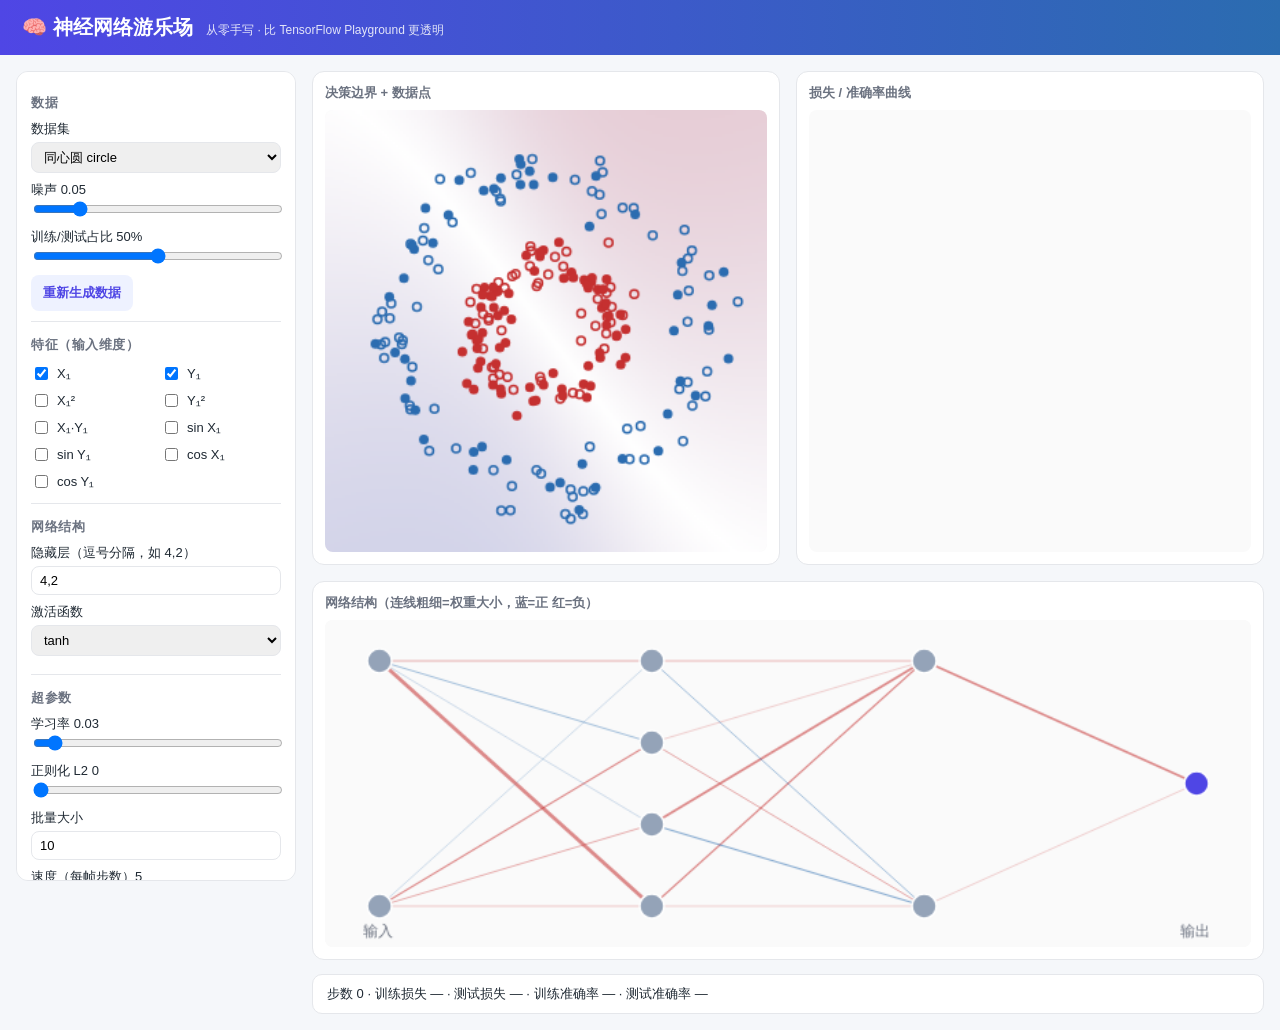
<file: index.html>
<!DOCTYPE html>
<html lang="zh-CN">
<head>
  <meta charset="UTF-8" />
  <meta name="viewport" content="width=device-width, initial-scale=1.0" />
  <title>神经网络游乐场 · 从零实现</title>
  <link rel="stylesheet" href="styles.css" />
</head>
<body>
  <header class="topbar">
    <h1>🧠 神经网络游乐场 <span class="sub">从零手写 · 比 TensorFlow Playground 更透明</span></h1>
  </header>

  <div class="layout">
    <!-- 左侧：控制面板 -->
    <aside class="panel">
      <section>
        <h3>数据</h3>
        <label>数据集
          <select id="dataset">
            <option value="circle">同心圆 circle</option>
            <option value="xor">异或 XOR</option>
            <option value="gaussian">高斯 gaussian</option>
            <option value="spiral">螺旋 spiral</option>
          </select>
        </label>
        <label>噪声 <span id="noiseVal">0.05</span>
          <input id="noise" type="range" min="0" max="0.3" step="0.01" value="0.05" />
        </label>
        <label>训练/测试占比 <span id="ratioVal">50%</span>
          <input id="ratio" type="range" min="10" max="90" step="5" value="50" />
        </label>
        <button id="regen" class="ghost">重新生成数据</button>
      </section>

      <section>
        <h3>特征（输入维度）</h3>
        <div class="checks">
          <label><input type="checkbox" class="feat" value="x1" checked /> X₁</label>
          <label><input type="checkbox" class="feat" value="y1" checked /> Y₁</label>
          <label><input type="checkbox" class="feat" value="x2" /> X₁²</label>
          <label><input type="checkbox" class="feat" value="y2" /> Y₁²</label>
          <label><input type="checkbox" class="feat" value="xy" /> X₁·Y₁</label>
          <label><input type="checkbox" class="feat" value="sinx" /> sin X₁</label>
          <label><input type="checkbox" class="feat" value="siny" /> sin Y₁</label>
          <label><input type="checkbox" class="feat" value="cosx" /> cos X₁</label>
          <label><input type="checkbox" class="feat" value="cosy" /> cos Y₁</label>
        </div>
      </section>

      <section>
        <h3>网络结构</h3>
        <label>隐藏层（逗号分隔，如 4,2）
          <input id="hidden" type="text" value="4,2" />
        </label>
        <label>激活函数
          <select id="activation">
            <option value="tanh">tanh</option>
            <option value="relu">ReLU</option>
            <option value="sigmoid">sigmoid</option>
            <option value="linear">linear</option>
          </select>
        </label>
      </section>

      <section>
        <h3>超参数</h3>
        <label>学习率 <span id="lrVal">0.03</span>
          <input id="lr" type="range" min="0.001" max="0.5" step="0.001" value="0.03" />
        </label>
        <label>正则化 L2 <span id="l2Val">0</span>
          <input id="l2" type="range" min="0" max="0.1" step="0.001" value="0" />
        </label>
        <label>批量大小
          <input id="batch" type="number" min="1" max="200" value="10" />
        </label>
        <label>速度（每帧步数）<span id="speedVal">5</span>
          <input id="speed" type="range" min="1" max="30" step="1" value="5" />
        </label>
      </section>

      <section class="buttons">
        <button id="run" class="primary">▶ 开始</button>
        <button id="step" class="ghost">单步</button>
        <button id="reset" class="ghost">重置</button>
      </section>
    </aside>

    <!-- 右侧：可视化 -->
    <main class="stage">
      <div class="cards">
        <div class="card">
          <h4>决策边界 + 数据点</h4>
          <canvas id="boundary" width="320" height="320"></canvas>
        </div>
        <div class="card">
          <h4>损失 / 准确率曲线</h4>
          <canvas id="curve" width="320" height="320"></canvas>
        </div>
        <div class="card wide">
          <h4>网络结构（连线粗细=权重大小，蓝=正 红=负）</h4>
          <canvas id="net" width="680" height="240"></canvas>
        </div>
      </div>
      <div class="stats" id="stats">
        步数 0 · 训练损失 — · 测试损失 — · 训练准确率 — · 测试准确率 —
      </div>
    </main>
  </div>

  <script src="network.js"></script>
  <script src="datasets.js"></script>
  <script src="app.js"></script>
</body>
</html>
</file>
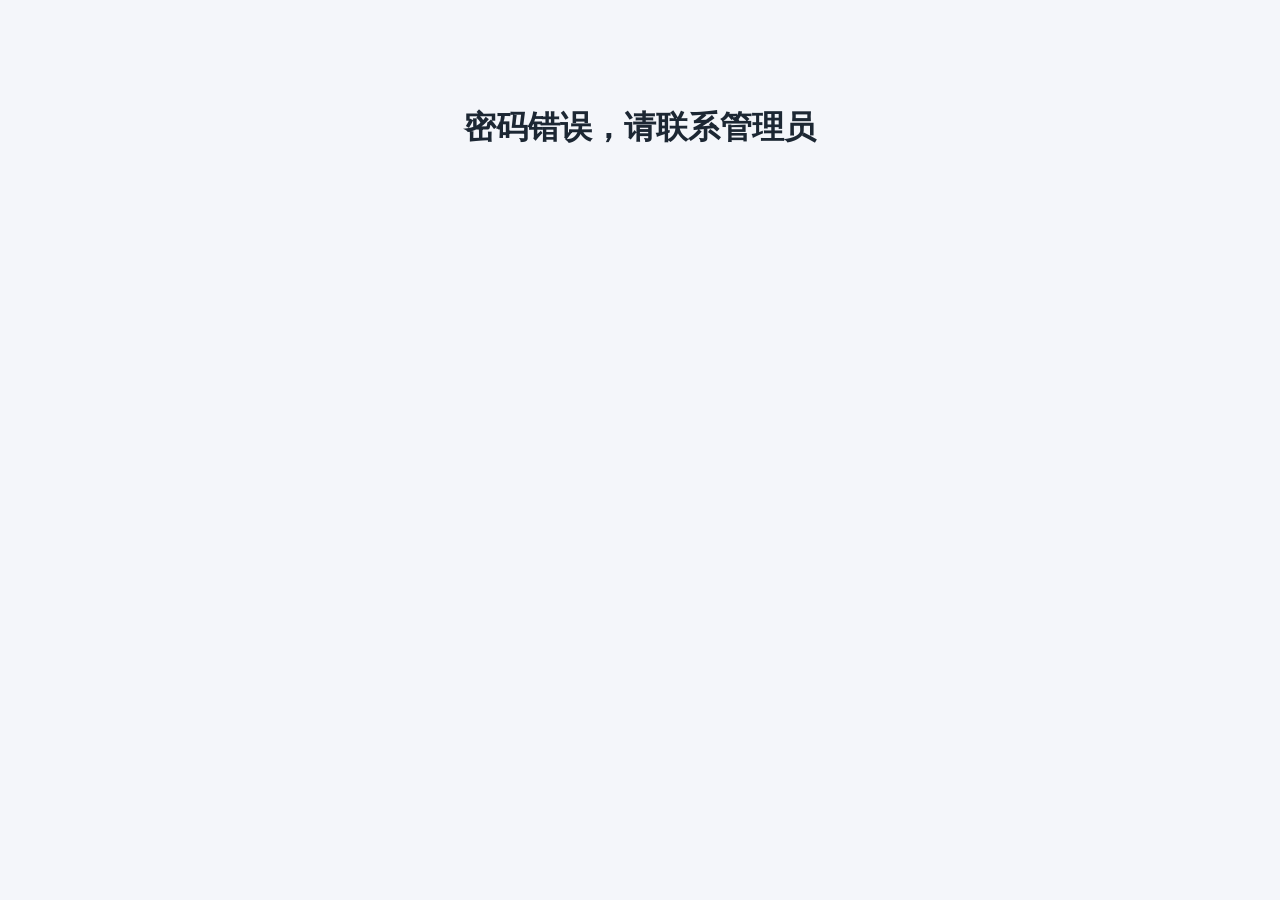
<file: index.html.html>
﻿<!DOCTYPE html>
<html lang="zh-CN">
<head>
<meta charset="UTF-8">
<meta name="viewport" content="width=device-width, initial-scale=1.0">
<title>机器学习概述 · 交互式学习 · 北京航空航天大学</title>
<style>
:root{
  --navy:#12315e; --navy2:#1b4388; --blue:#2f6fd0; --sky:#4aa3df;
  --gold:#e0a03c; --gold2:#f0c674; --red:#d9534f; --green:#3aa675;
  --bg:#f4f6fa; --card:#ffffff; --ink:#1c2733; --sub:#5a6b7d; --line:#e2e8f0;
  --sh:0 6px 22px rgba(18,49,94,.10);
}
*{box-sizing:border-box;margin:0;padding:0}
html{scroll-behavior:smooth}
body{font-family:"Segoe UI","PingFang SC","Microsoft YaHei","WenQuanYi Micro Hei",sans-serif;background:var(--bg);color:var(--ink);line-height:1.7;-webkit-font-smoothing:antialiased}
a{text-decoration:none;color:inherit}

/* ---------- layout ---------- */
#app{display:flex;max-width:1400px;margin:0 auto;gap:0}
#toc{position:sticky;top:0;height:100vh;width:268px;flex:0 0 268px;background:linear-gradient(170deg,var(--navy),#0d2444);color:#e8eef7;padding:26px 18px;overflow-y:auto}
#toc h1{font-size:16px;font-weight:700;line-height:1.5;letter-spacing:.5px;margin-bottom:4px;color:#fff}
#toc .sub{font-size:11.5px;color:#93b0d4;letter-spacing:1px;margin-bottom:22px;text-transform:uppercase}
#toc nav a{display:block;font-size:13.5px;color:#c3d3e8;padding:8px 12px;border-radius:8px;margin-bottom:3px;transition:.18s;border-left:3px solid transparent}
#toc nav a:hover{background:rgba(255,255,255,.09);color:#fff}
#toc nav a.active{background:rgba(79,163,223,.22);color:#fff;border-left-color:var(--gold2)}
#toc nav .g{font-size:11px;color:#7c9bbf;margin:16px 12px 8px;letter-spacing:1px;text-transform:uppercase}
main{flex:1;min-width:0;padding:0 0 80px}
section{padding:52px 48px 40px;border-bottom:1px solid var(--line)}
.kicker{font-size:12px;letter-spacing:2px;color:var(--blue);font-weight:700;text-transform:uppercase;margin-bottom:8px}
h2.sec{font-size:29px;font-weight:800;color:var(--navy);letter-spacing:-.4px;margin-bottom:6px}
.lead{color:var(--sub);font-size:15px;max-width:820px;margin-bottom:26px}
.card{background:var(--card);border-radius:14px;box-shadow:var(--sh);padding:24px 26px;margin-bottom:20px;border:1px solid #eef2f7}
h3{font-size:19px;color:var(--navy2);font-weight:750;margin:0 0 12px;display:flex;align-items:center;gap:10px}
h3 .n{background:var(--navy);color:#fff;font-size:12.5px;font-weight:700;width:26px;height:26px;border-radius:7px;display:inline-flex;align-items:center;justify-content:center;flex:0 0 26px}
h4{font-size:15px;color:var(--ink);font-weight:700;margin:16px 0 8px}
p{margin-bottom:10px;font-size:14.6px;color:#33475c}
.grid2{display:grid;grid-template-columns:1fr 1fr;gap:18px}
.grid3{display:grid;grid-template-columns:repeat(3,1fr);gap:16px}
.grid4{display:grid;grid-template-columns:repeat(4,1fr);gap:14px}
.mono{font-family:"SF Mono",Consolas,monospace}
.tag{display:inline-block;font-size:12px;padding:2px 9px;border-radius:20px;font-weight:600;margin:2px 4px 2px 0}
.t-blue{background:#e6f0fb;color:var(--navy2)}
.t-gold{background:#fdf3e2;color:#9a6412}
.t-green{background:#e4f5ec;color:#1f7a52}
.t-red{background:#fdeaea;color:#b03a36}
.t-gray{background:#eef1f5;color:#53637a}
.kv{font-size:13.5px}
.kv div{padding:6px 0;border-bottom:1px dashed #eef1f5;display:flex;gap:8px}
.kv b{color:var(--navy2);min-width:66px;flex:0 0 66px}

/* hero */
#hero{padding:0;background:linear-gradient(120deg,#12315e,#1b4388 55%,#2f6fd0);color:#fff;position:relative;overflow:hidden}
#hero .inner{padding:64px 48px 54px;position:relative;z-index:2}
#hero h1{font-size:40px;font-weight:850;letter-spacing:-1px;line-height:1.2;margin-bottom:14px}
#hero h1 em{font-style:normal;color:var(--gold2)}
#hero p{color:#d6e4f5;font-size:16px;max-width:640px}
#hero .meta{margin-top:26px;display:flex;gap:28px;flex-wrap:wrap}
#hero .meta div{font-size:12.5px;color:#bcd3ee}
#hero .meta strong{display:block;color:#fff;font-size:22px;font-weight:800}
#hero::after{content:"";position:absolute;right:-120px;top:-120px;width:420px;height:420px;border-radius:50%;background:radial-gradient(circle,rgba(240,198,116,.22),transparent 70%)}
#hero::before{content:"";position:absolute;left:38%;bottom:-180px;width:360px;height:360px;border-radius:50%;background:radial-gradient(circle,rgba(79,163,223,.25),transparent 70%)}

/* buttons / controls */
.btn{background:var(--navy2);color:#fff;border:0;border-radius:9px;padding:9px 18px;font-size:13.5px;font-weight:600;cursor:pointer;transition:.16s;font-family:inherit}
.btn:hover{background:var(--blue);transform:translateY(-1px)}
.btn.g{background:var(--gold);color:#3d2a05}
.btn.g:hover{background:var(--gold2)}
.btn.r{background:var(--red)}
.btn.ghost{background:#eef3fa;color:var(--navy2)}
.btn:disabled{opacity:.45;cursor:not-allowed;transform:none}
.ctrls{display:flex;gap:10px;align-items:center;flex-wrap:wrap;margin:14px 0}
label.f{font-size:13px;color:var(--sub);font-weight:600;display:flex;align-items:center;gap:8px}
input[type=range]{width:150px;accent-color:var(--blue)}
input[type=number],select{font-family:inherit;font-size:13px;padding:6px 10px;border:1px solid #ccd6e2;border-radius:7px;color:var(--ink);background:#fff}
input[type=number]{width:96px}

canvas{display:block;max-width:100%}
.panel{background:#fbfcfe;border:1px solid #e9eef6;border-radius:11px;padding:16px}
.note{background:#fdf8ee;border-left:4px solid var(--gold);padding:12px 16px;border-radius:0 9px 9px 0;font-size:13.5px;color:#6b5220;margin:12px 0}
.note b{color:#4a380f}
.warn{background:#fdf0ef;border-left:4px solid var(--red)}
.out{font-family:"SF Mono",Consolas,monospace;background:#0f2545;color:#7ee2c4;padding:14px 16px;border-radius:9px;font-size:13px;white-space:pre-wrap;min-height:42px;margin-top:12px;line-height:1.6}
.legend{display:flex;gap:16px;flex-wrap:wrap;font-size:12.5px;color:var(--sub);margin-top:8px}
.legend i{display:inline-block;width:11px;height:11px;border-radius:3px;margin-right:5px;vertical-align:-1px}

/* comparison table */
table{width:100%;border-collapse:collapse;font-size:13.5px;margin-top:6px}
th{background:var(--navy);color:#fff;text-align:left;padding:11px 13px;font-weight:650;font-size:13px}
td{padding:10px 13px;border-bottom:1px solid #eef1f5;vertical-align:top}
tr:nth-child(even) td{background:#fafbfd}
.tbl-wrap{overflow-x:auto;border-radius:11px;box-shadow:var(--sh)}

/* timeline */
.tl{position:relative;padding-left:30px;margin-top:8px}
.tl::before{content:"";position:absolute;left:8px;top:6px;bottom:6px;width:2px;background:linear-gradient(var(--blue),var(--gold))}
.tl .it{position:relative;margin-bottom:18px}
.tl .it::before{content:"";position:absolute;left:-26px;top:5px;width:14px;height:14px;border-radius:50%;background:var(--gold2);border:3px solid var(--navy);box-shadow:0 0 0 3px #fff}
.tl h5{font-size:14.5px;color:var(--navy2);margin-bottom:2px}
.tl p{font-size:13.2px;color:var(--sub);margin:0}

/* fit cards */
.fit{border-radius:12px;padding:18px;border:2px solid #e9eef6;background:#fff}
.fit.under{border-color:#f0b9b6}.fit.good{border-color:#9fd6bd}.fit.over{border-color:#e8c98e}
.fit .st{font-size:12px;font-weight:800;letter-spacing:1px;text-transform:uppercase;margin-bottom:8px}
.fit.under .st{color:var(--red)}.fit.good .st{color:var(--green)}.fit.over .st{color:#a9791c}
.fit .err{font-size:12.5px;color:var(--sub);margin-top:8px}
.fit .err b{color:var(--ink)}

/* stat */
.stat{background:var(--navy);color:#fff;border-radius:12px;padding:18px;text-align:center}
.stat .v{font-size:26px;font-weight:800;color:var(--gold2)}
.stat .l{font-size:12px;color:#a9c3e3;margin-top:4px}

/* quiz */
.q{background:#fff;border:1px solid #e9eef6;border-radius:12px;padding:18px 20px;margin-bottom:14px;box-shadow:var(--sh)}
.q h5{font-size:15px;margin-bottom:12px;font-weight:700}
.q .opts{display:flex;flex-direction:column;gap:8px}
.q .opt{border:1px solid #dde4ee;border-radius:9px;padding:9px 13px;font-size:13.5px;cursor:pointer;transition:.15s;background:#fff}
.q .opt:hover{border-color:var(--blue);background:#f4f9ff}
.q .opt.sel{background:#e6f0fb;border-color:var(--blue)}
.q .opt.right{background:#e4f5ec;border-color:var(--green)}
.q .opt.wrong{background:#fdeaea;border-color:var(--red)}
.q .exp{font-size:12.8px;color:var(--sub);margin-top:10px;background:#f7f9fc;padding:10px 12px;border-radius:8px;display:none}
.q.done .exp{display:block}
#score{position:sticky;bottom:20px;margin:0 auto;width:max-content;background:var(--navy);color:#fff;padding:12px 24px;border-radius:40px;box-shadow:0 10px 30px rgba(18,49,94,.3);font-size:14px;font-weight:600}
footer{text-align:center;padding:30px;font-size:12.5px;color:#8a97a8}

@media(max-width:900px){
  #toc{display:none}
  .grid2,.grid3,.grid4{grid-template-columns:1fr}
  section{padding:34px 20px}
  #hero .inner{padding:44px 22px}
  #hero h1{font-size:28px}
}
</style>
</head>
<body>
<div id="app">
  <aside id="toc">
    <h1>机器学习概述</h1>
    <div class="sub">Machine Learning · 交互式课程</div>
    <nav id="nav">
      <a href="#hero">课程导览</a>
      <div class="g">一 · 基本概念</div>
      <a href="#s-what">什么是学习 / 机器学习</a>
      <a href="#s-history">发展历史</a>
      <a href="#s-model">模型四要素</a>
      <a href="#s-train">训练与测试</a>
      <a href="#s-fit">拟合与泛化</a>
      <div class="g">二 · 监督与非监督</div>
      <a href="#s-compare">两种学习对比</a>
      <a href="#s-linear">线性回归</a>
      <a href="#s-logistic">逻辑回归</a>
      <a href="#s-cluster">聚类与 K 均值</a>
      <div class="g">三 · 评价与选择</div>
      <a href="#s-eval">误差与评估</a>
      <a href="#s-metric">性能度量</a>
      <a href="#s-select">模型选择</a>
      <div class="g">自测</div>
      <a href="#s-quiz">知识测验</a>
    </nav>
  </aside>

  <main>
  <!-- ============ HERO ============ -->
  <section id="hero">
    <div class="inner">
      <h1>机器学习概述 <em>· 交互式课程</em></h1>
      <p>从"什么是学习"出发，理解监督与非监督学习、线性回归与逻辑回归、K 均值聚类，以及模型评价与选择的核心思想。本课程页面内置可拖动、可实时计算的交互演示，边看边试。</p>
      <div class="meta">
        <div><strong>3</strong>大知识板块</div>
        <div><strong>6</strong>个交互演示</div>
        <div><strong>11</strong>道自测题</div>
        <div><strong>1959</strong>至今的发展脉络</div>
      </div>
    </div>
  </section>

  <!-- ============ 什么是学习 ============ -->
  <section id="s-what">
    <div class="kicker">Part 01 · 基本概念</div>
    <h2 class="sec">什么是学习？什么是机器学习？</h2>
    <p class="lead">学习不是信息的被动吸收，而是对信息的加工与理解，并根据环境变化做出调整和决策——它是一个主动、由经验带来持久改变的过程。</p>
    <div class="grid3">
      <div class="card"><h4>📖 经验</h4><p style="font-size:13.5px">从课程讲解与教材中汲取他人经验，学习从基础语法入手。</p></div>
      <div class="card"><h4>✍️ 练习</h4><p style="images 13px">通过动手实践完成不同难度的任务，逐步提升能力与技巧。</p></div>
      <div class="card"><h4>🔁 反思</h4><p style="font-size:13.5px">回顾练习中犯的错误，总结提升，避免下次再犯。</p></div>
    </div>

    <div class="card" style="margin-top:18px">
      <h3><span class="n">定</span>三个定义</h3>
      <div class="grid3">
        <div>
          <div class="tag t-gray">Samuel · 1959</div>
          <p style="font-size:13.5px;margin-top:8px">机器学习是"不显式编程地赋予计算机能力"的研究领域。<br><span class="mono" style="color:var(--sub);font-size:12.5px">Field of study that gives computers the ability to learn without being explicitly programmed.</span></p>
        </div>
        <div>
          <div class="tag t-gray">Mitchell · 1998</div>
          <p style="font-size:13.5px;margin-top:8px">适定性学习问题：对于任务 <span class="mono">T</span>、性能度量 <span class="mono">P</span> 和经验 <span class="mono">E</span>，若程序通过经验 <span class="mono">E</span> 提升了在 <span class="mono">T</span> 上由 <span class="mono">P</span> 衡量的性能，就说它学会了 <span class="mono">T</span>。</p>
        </div>
        <div>
          <div class="tag t-gray">本课程</div>
          <p style="font-size:13.5px;margin-top:8px">机器学习研究计算机如何模拟或实现人类的学习行为——核心问题是如何让计算机通过处理数据和反馈来"学习"并改进，而无需人为编写详细的程序规则。</p>
        </div>
      </div>
    </div>
  </section>

  <!-- ============ 发展历史 ============ -->
  <section id="s-history">
    <h2 class="sec">机器学习发展历史</h2>
    <p class="lead">从人工神经元到多模态大模型，拖动下方时间轴可聚焦不同时期的里程碑。</p>
    <div class="card">
      <input type="range" id="tlRange" min="0" max="12" value="0" style="width:100%">
      <div class="ctrls"><span class="tag t-gray" id="tlYear">1943</span><strong id="tlTitle" style="font-size:15px">人工神经元模型</strong></div>
      <p id="tlDesc" style="font-size:14px">W.S. McCulloch 与 Walter Pitts 提出人工神经元模型，奠定神经网络发展基础。</p>
      <div class="legend"><span><i style="background:var(--navy)"></i>奠基</span><span><i style="background:var(--blue)"></i>复兴</span><span><i style="background:var(--gold)"></i>突破</span><span><i style="background:var(--green)"></i>新范式</span></div>
    </div>
    <div class="card">
      <h4 style="margin-top:0">完整时间线</h4>
      <div class="tl" id="timeline"></div>
    </div>
  </section>

  <!-- ============ 模型四要素 ============ -->
  <section id="s-model">
    <h2 class="sec">机器学习模型的四个要素</h2>
    <p class="lead">以"飞机燃油消耗预测"为例：给出起飞重量、飞行距离、高度等特征，模型输出燃油消耗量。下面四个模块共同构成任何机器学习算法的基本逻辑。</p>
    <div class="grid4">
      <div class="card"><div class="tag t-blue">数据</div><h4 style="margin:8px 0">起飞重量、飞行距离、高度、燃油消耗量</h4><p style="font-size:12.8px">样本的属性与标签，是模型学习的原材料。</p></div>
      <div class="card"><div class="tag t-blue">模型</div><h4 style="margin:8px 0;font-family:monospace;font-size:14px">y = f(重量, 距离, 高度)</h4><p style="font-size:12.8px">对未知映射关系的假设形式。</p></div>
      <div class="card"><div class="tag t-blue">目标函数</div><h4 style="margin:8px 0;font-size:13px">计算输出与真实结果的误差</h4><p style="font-size:12.8px">衡量"好坏"的标准，通常要最小化它。</p></div>
      <div class="card"><div class="tag t-blue">优化算法</div><h4 style="margin:8px 0">调整参数以最小化目标函数</h4><p style="font-size:12.8px">梯度下降就是最常用的优化方法。</p></div>
    </div>
  </section>

  <!-- ============ 训练与测试 ============ -->
  <section id="s-train">
    <h2 class="sec">训练与测试</h2>
    <p class="lead">模型训练是核心步骤：模型不断调整参数以适应训练集。测试则用于检验学习结果。点击按钮观察一个分类模型如何在训练集中划分两类样本。</p>
    <div class="card">
      <div class="grid2">
        <div>
          <h4 style="margin-top:0">两阶段流程</h4>
          <div class="kv">
            <div><b>① 数据准备</b><span>特征 + 标签，构成训练样本</span></div>
            <div><b>② 模型训练</b><span>超参数调优，调整参数</span></div>
            <div><b>③ 模型测试</b><span>用未观测的测试数据验证</span></div>
            <div><b>④ 部署</b><span>输出预测结果</span></div>
          </div>
          <div class="note"><b>关键前提：</b>训练集与测试集来自<b>相同分布</b>；需考虑问题特性并开发专门算法，使模型更有效。</div>
        </div>
        <div>
          <canvas id="cv" width="500" height="360"></canvas>
          <div class="ctrls">
            <button class="btn" id="cvTrain">▶ 训练模型</button>
            <button class="btn ghost" id="cvReset">重置</button>
          </div>
          <div class="legend"><span><i style="background:var(--blue)"></i>类别 A 训练点</span><span><i style="background:var(--gold)"></i>类别 B 训练点</span><span><i style="background:rgba(46,111,208,.25);border:1px solid var(--blue)"></i>决策边界</span></div>
        </div>
      </div>
    </div>
  </section>

  <!-- ============ 拟合与泛化 ============ -->
  <section id="s-fit">
    <h2 class="sec">拟合与泛化</h2>
    <p class="lead">模型目标是学习到数据的内在逻辑，而非记住噪声。<b>拖动多项式阶数滑块</b>，观察同一份带噪声数据上不同复杂度的模型表现差异。</p>
    <div class="card">
      <div class="ctrls">
        <label class="f">模型复杂度（多项式阶数）
          <input type="range" id="deg" min="1" max="16" value="2"><span class="tag t-blue" id="degVal">1 次</span>
        </label>
        <label class="f">数据噪声
          <input type="range" id="noise" min="0" max="100" value="90"><span class="tag t-gray" id="noiseVal">0.90</span>
        </label>
        <button class="btn ghost" id="newData">🎲 换一批数据</button>
      </div>
      <div class="grid2">
        <div>
          <canvas id="fitTrain" width="500" height="300"></canvas>
          <div style="text-align:center;font-size:12.5px;color:var(--sub)">训练集（模型"看过"的数据）</div>
        </div>
        <div>
          <canvas id="fitTest" width="500" height="300"></canvas>
          <div style="text-align:center;font-size:12.5px;color:var(--sub)">测试集（未见过的数据）</div>
        </div>
      </div>
      <div class="grid3" style="margin-top:16px">
        <div class="stat"><div class="v" id="oTrain">—</div><div class="l">训练集 MSE</div></div>
        <div class="stat"><div class="v" id="oTest">—</div><div class="l">测试集 MSE</div></div>
        <div class="stat"><div class="v" id="oGap">—</div><div class="l">泛化差距</div></div>
      </div>
      <div class="grid3" style="margin-top:16px">
        <div class="fit under"><div class="st">⚠ 欠拟合</div><p style="font-size:13px">模型太"简单"，无法表示所有相关类别特征。</p><div class="err"><b>高训练误差</b>，<b>高测试误差</b></div></div>
        <div class="fit good"><div class="st">✓ 性能良好</div><p style="font-size:13px">学习到数据内在逻辑，不受噪声影响。</p><div class="err"><b>低训练误差</b>，<b>低测试误差</b></div></div>
        <div class="fit over"><div class="st">⚠ 过拟合</div><p style="font-size:13px">模型太"复杂"，拟合到无关特征（噪声），错过重点。</p><div class="err"><b>低训练误差</b>，<b>高测试误差</b></div></div>
      </div>
      <div class="note"><b>VC 维：</b>统计学习理论中衡量模型复杂度的概念——VC 维越大，模型复杂度越高，拟合能力越强，但也越容易过拟合。</div>
    </div>
  </section>

  <!-- ============ 两种学习对比 ============ -->
  <section id="s-compare">
    <h2 class="sec">监督学习 vs 非监督学习</h2>
    <p class="lead">二者的根本差别在于训练数据<b>有没有标签</b>。下表可横向对比所有关键维度。</p>
    <div class="tbl-wrap card">
      <table>
        <tr><th style="width:130px">学习方式</th><th>监督学习</th><th>非监督学习</th></tr>
        <tr><td><b>数据类型</b></td><td>有标签数据</td><td>无标签数据</td></tr>
        <tr><td><b>学习目标</b></td><td>学习从输入到输出的映射关系</td><td>发现数据中的潜在结构或模式</td></tr>
        <tr><td><b>任务类型</b></td><td>分类、回归等</td><td>聚类、降维等</td></tr>
        <tr><td><b>输出</b></td><td>预测结果或类别标签等</td><td>数据的聚类结果、低维表示等</td></tr>
        <tr><td><b>常见算法</b></td><td>线性回归、逻辑回归、支持向量机、决策树等</td><td>K 均值聚类、K 近邻、主成分分析、自编码器等</td></tr>
        <tr><td><b>应用场景</b></td><td>图像分类、语音识别、医疗诊断等</td><td>用户群体划分、异常检测、数据降维等</td></tr>
      </table>
    </div>
    <div class="grid2" style="margin-top:18px">
      <div class="card" style="border-top:4px solid var(--blue)">
        <h4 style="margin-top:0">🔵 监督学习</h4>
        <p style="font-size:13.5px">最典型的机器学习方法。每个训练样本都包含输入特征和对应的输出标签，模型从标记数据中学习，用于预测未见过的数据标签。</p>
      </div>
      <div class="card" style="border-top:4px solid var(--gold)">
        <h4 style="margin-top:0">🟡 非监督学习</h4>
        <p style="font-size:13.5px">训练样本只包含输入特征、没有输出标签。模型从无标记数据中发现模式或结构，虽通常准确性不如监督学习，但更灵活、能处理无标签数据，辅助分析与决策。</p>
      </div>
    </div>
  </section>

  <!-- ============ 线性回归 ============ -->
  <section id="s-linear">
    <h2 class="sec">监督学习：线性回归</h2>
    <p class="lead">"回归"一词源于 Francis Galton 对父母与子女身高的研究：身高偏离平均值的父母，其子女身高倾向于"回归"到平均值。这里用它预测<b>飞机燃油消耗</b>。</p>
    <div class="grid2">
      <div class="card">
        <h3><span class="n">1</span>模型与损失</h3>
        <p style="font-size:13.5px">假设函数为输入的线性函数：</p>
        <p class="mono" style="background:#f4f7fb;padding:10px 14px;border-radius:8px;text-align:center;font-size:15px">y = w₀ + w₁x₁ + ··· + w<sub>d</sub>x<sub>d</sub></p>
        <p style="font-size:13.5px"><span class="mono">xᵢ</span> 是自变量（样本特征），<span class="mono">y</span> 是因变量（待预测目标），<span class="mono">wᵢ</span> 是模型要学习的回归系数。</p>
        <p style="font-size:13.5px">目标是最小化<b>均方误差 MSE</b>：</p>
        <p class="mono" style="background:#f4f7fb;padding:10px 14px;border-radius:8px;text-align:center;font-size:14px">L = (1/N) Σ ( f(x⁽ⁱ⁾) − y⁽ⁱ⁾ )²</p>
        <div class="note"><b>求解思路：</b>计算损失函数对各参数的偏导数，沿<b>负梯度方向</b>更新参数，并引入学习率 <span class="mono">α</span> 控制每次调整的幅度。</div>
      </div>
      <div class="card">
        <h3><span class="n">2</span>案例数据</h3>
        <div class="tbl-wrap">
          <table style="font-size:12.8px">
            <tr><th>飞行编号</th><th>飞行距离(×10³ km)</th><th>飞机重量(×10² t)</th><th>燃油消耗(×10³ L)</th></tr>
            <tr><td>1</td><td>1.5</td><td>2.0</td><td>5.0</td></tr>
            <tr><td>2</td><td>2.0</td><td>2.5</td><td>6.0</td></tr>
            <tr><td>3</td><td>1.0</td><td>1.5</td><td>4.0</td></tr>
            <tr><td>4</td><td>1.8</td><td>2.1</td><td>5.5</td></tr>
          </table>
        </div>
        <p style="font-size:13px;margin-top:10px">用批量梯度下降（初始值全 0，α = 0.01，迭代 10000 次）求得最优系数。</p>
        <p class="mono" style="background:#eef7f2;padding:10px 14px;border-radius:8px;text-align:center;font-size:15px;color:#1f7a52;font-weight:700">y = 1.60 + 1.26 x₁ + 0.76 x₂</p>
      </div>
    </div>

    <div class="card">
      <h3><span class="n">3</span>交互：用线性回归做预测</h3>
      <div class="ctrls">
        <label class="f">飞行距离 <input type="number" id="d1" value="1.6" step="0.1"> ×10³ km</label>
        <label class="f">飞机重量 <input type="number" id="d2" value="1.8" step="0.1"> ×10² t</label>
        <button class="btn" id="linCalc">计算预测值</button>
        <button class="btn ghost" id="linShow">显示拟合超平面</button>
      </div>
      <canvas id="linChart" width="980" height="360"></canvas>
      <div class="out" id="linOut">调整参数后点击"计算预测值"。示例：距离 1.6、重量 1.8 → y = 1.60 + 1.26×1.6 + 0.76×1.8 = 4.98（×10³ 升），即约 4980 升。</div>
    </div>
  </section>

  <!-- ============ 逻辑回归 ============ -->
  <section id="s-logistic">
    <h2 class="sec">监督学习：逻辑回归（二分类）</h2>
    <p class="lead">把"燃油消耗是否超标"当作分类问题。逻辑回归 = 线性回归 + Sigmoid 函数，将线性输出映射为 (0,1) 之间的概率值。</p>
    <div class="grid2">
      <div class="card">
        <h3><span class="n">1</span>Sigmoid 与对数几率</h3>
        <p class="mono" style="background:#f4f7fb;padding:10px 14px;border-radius:8px;text-align:center;font-size:14px">P = 1 / (1 + e<sup>−(w₀ + w₁x₁ + ··· + w<sub>d</sub>x<sub>d</sub>)</sup>)</p>
        <p style="font-size:13.5px">若概率 &gt; 0.5 判为发生（超标），否则判为未发生。损失函数采用<b>二值交叉熵</b>：</p>
        <p class="mono" style="background:#f4f7fb;padding:10px 14px;border-radius:8px;text-align:center;font-size:13px">L = −(1/N) Σ [ y⁽ⁱ⁾log(p⁽ⁱ⁾) + (1−y⁽ⁱ⁾)log(1−p⁽ⁱ⁾) ]</p>
      </div>
      <div class="card">
        <h3><span class="n">2</span>训练结果</h3>
        <div class="tbl-wrap">
          <table style="font-size:12.8px">
            <tr><th>编号</th><th>距离</th><th>重量</th><th>是否超标</th></tr>
            <tr><td>1</td><td>1.5</td><td>2.0</td><td>0</td></tr>
            <tr><td>2</td><td>2.0</td><td>2.5</td><td>1</td></tr>
            <tr><td>3</td><td>1.0</td><td>1.5</td><td>0</td></tr>
            <tr><td>4</td><td>1.8</td><td>2.1</td><td>1</td></tr>
          </table>
        </div>
        <p class="mono" style="background:#fdf3e2;padding:10px 14px;border-radius:8px;text-align:center;font-size:13.5px;margin-top:10px">P(超标) = σ(−13.88 + 13.05 x₁ − 3.62 x₂)</p>
      </div>
    </div>
    <div class="card">
      <h3><span class="n">3</span>交互：Sigmoid 与分类预测</h3>
      <div class="grid2">
        <div>
          <div class="ctrls">
            <label class="f">权重 w <input type="range" id="sigW" min="-60" max="60" value="13"> <span class="tag t-blue" id="sigWv">13</span></label>
            <label class="f">阈值 <input type="range" id="sigT" min="0" max="100" value="50"> <span class="tag t-gray" id="sigTv">0.50</span></label>
          </div>
          <canvas id="sigChart" width="470" height="300"></canvas>
          <div class="legend"><span><i style="background:var(--blue)"></i>S 型曲线</span><span><i style="background:var(--gold)"></i>决策阈值</span><span><i style="background:rgba(46,111,208,.18)"></i>正类区域</span></div>
        </div>
        <div>
          <div class="ctrls">
            <label class="f">飞行距离 <input type="number" id="lg1" value="1.6" step="0.1"></label>
            <label class="f">飞机重量 <input type="number" id="lg2" value="1.8" step="0.1"></label>
            <button class="btn" id="logCalc">计算概率</button>
          </div>
          <canvas id="logChart" width="470" height="300"></canvas>
          <div class="out" id="logOut">调整参数后点击"计算概率"。示例：距离 1.6、重量 1.8 → P(超标) ≈ 0.62 &gt; 0.5，判为超标。</div>
        </div>
      </div>
    </div>
  </section>

  <!-- ============ K均值 ============ -->
  <section id="s-cluster">
    <h2 class="sec">非监督学习：聚类与 K 均值</h2>
    <p class="lead">聚类按某个标准（如距离）将无标注样本划分为若干不相交的子集（簇），希望<b>簇内相似度高、簇间差异度大</b>。K 均值可用"露天电影院—村民"的故事来理解：村民就近观影，放映员搬向村民中心，反复迭代直至稳定。</p>
    <div class="card">
      <div class="ctrls">
        <label class="f">簇数 K <input type="range" id="kN" min="2" max="6" value="3"> <span class="tag t-blue" id="kNv">3</span></label>
        <label class="f">样本数 <input type="range" id="kP" min="30" max="180" value="90" step="10"> <span class="tag t-gray" id="kPv">90</span></label>
        <button class="btn" id="kStep">单步迭代 ▸</button>
        <button class="btn g" id="kAuto">▶ 自动运行</button>
        <button class="btn r" id="kReset">重置</button>
      </div>
      <canvas id="kChart" width="980" height="420"></canvas>
      <div class="legend" id="kLeg"></div>
      <div class="grid4" style="margin-top:14px">
        <div class="stat"><div class="v" id="kIter">0</div><div class="l">迭代次数</div></div>
        <div class="stat"><div class="v" id="kJ">—</div><div class="l">准则函数 J</div></div>
        <div class="stat"><div class="v" id="kMove">—</div><div class="l">中心最大位移</div></div>
        <div class="stat"><div class="v" id="kSwapped">—</div><div class="l">本轮重分配点数</div></div>
      </div>
      <div class="note"><b>两步走策略：</b>① 初始化 K 个中心，按最近距离把每个样本划归对应簇；② 给定归属后，重新计算各类中心（使准则函数最小）。反复迭代直到中心不再显著变化或达到最大次数。</div>
    </div>
    <div class="card">
      <h4 style="margin-top:0">应用：遥感图像分割</h4>
      <p style="font-size:13.5px">将每个像素视为一个无标注样本（3 维颜色向量），做 K 均值聚类即可实现图像分割；簇中心增多时分割更精细。也可把像素替换为神经网络提取的语义特征，再进行聚类。</p>
      <canvas id="segCanvas" width="980" height="200"></canvas>
      <div class="ctrls"><label class="f">聚类数 K <input type="range" id="segK" min="2" max="8" value="4"> <span class="tag t-blue" id="segKv">4</span></label><span class="tag t-gray">彩色斑块 → K 均值聚类结果</span></div>
    </div>
  </section>

  <!-- ============ 误差与评估 ============ -->
  <section id="s-eval">
    <h2 class="sec">经验误差与泛化误差</h2>
    <p class="lead">训练误差反映模型在训练数据上的性能；泛化误差衡量模型对未知新样本的预测性能。把训练样本的"次要特点"当作所有样本的"普遍规律"，就会导致过拟合、泛化性能下降。</p>
    <div class="grid2">
      <div class="card" style="border-top:4px solid var(--blue)">
        <h4 style="margin-top:0">📊 训练 / 经验误差</h4>
        <p style="font-size:13.5px">模型在训练集上的误差，反映模型在训练数据上的性能好坏。</p>
        <div class="note">很多时候可以学到一个经验误差很小的模型，但它未必泛化得好。</div>
      </div>
      <div class="card" style="border-top:4px solid var(--gold)">
        <h4 style="margin-top:0">🌐 测试 / 泛化误差</h4>
        <p style="font-size:13.5px">模型在测试集或新样本上的误差，是衡量训练好坏的最终标准。</p>
        <div class="note warn">过拟合是机器学习面临的主要问题：经验误差无法反映模型的真实性能。</div>
      </div>
    </div>
    <div class="card">
      <h3><span class="n">例</span>房屋面积预测房价</h3>
      <p style="font-size:13.5px">8 个样本按面积预测房价，划分为 5 个训练样本与 3 个测试样本，得到模型 <span class="mono">y = 3x</span>。在图上拖动蓝点可改变测试样本，观察训练/测试误差如何随样本位置变化。</p>
      <div class="grid2">
        <div>
          <canvas id="houseTrain" width="470" height="320"></canvas>
          <div style="text-align:center;font-size:12.5px;color:var(--sub)">训练集拟合（5 个点固定）</div>
        </div>
        <div>
          <canvas id="houseTest" width="470" height="320"></canvas>
          <div style="text-align:center;font-size:12.5px;color:var(--sub)">测试集误差（拖动红点）</div>
        </div>
      </div>
      <div class="grid3" style="margin-top:14px">
        <div class="stat"><div class="v" id="hTrain">—</div><div class="l">训练误差 MSE</div></div>
        <div class="stat"><div class="v" id="hTest">—</div><div class="l">测试误差 MSE</div></div>
        <div class="stat"><div class="v" id="hSlope">3.00</div><div class="l">当前模型斜率</div></div>
      </div>
    </div>
    <div class="grid3">
      <div class="card"><div class="tag t-blue">留出法</div><p style="font-size:13.3px">按比例直接划分训练集与测试集。</p></div>
      <div class="card"><div class="tag t-blue">交叉验证法</div><p style="font-size:13.3px">多次划分并轮换验证，结果更稳定。</p></div>
      <div class="card"><div class="tag t-gold">训练 / 验证 / 测试</div><p style="font-size:13.3px">训练集训练、验证集调参（超参数）、测试集测泛化性能。在验证集上算误差以避免欠拟合与过拟合。</p></div>
    </div>
  </section>

  <!-- ============ 性能度量 ============ -->
  <section id="s-metric">
    <h2 class="sec">性能度量</h2>
    <p class="lead">模型的好坏是相对的。分类任务中常用错误率、准确率、精确率、召回率与 F1。下图把混淆矩阵画成可交互图形，拖动阈值观察四个区域的联动变化。</p>
    <div class="grid2">
      <div class="card">
        <h3><span class="n">表</span>混淆矩阵</h3>
        <div class="tbl-wrap">
          <table style="font-size:13px;text-align:center">
            <tr><th></th><th>预测：正例</th><th>预测：反例</th></tr>
            <tr><td><b>真实：正例</b></td><td style="background:#e4f5ec">真正例 TP</td><td style="background:#fdeaea">假反例 FN</td></tr>
            <tr><td><b>真实：反例</b></td><td style="background:#fdeaea">假正例 FP</td><td style="background:#e4f5ec">真反例 TN</td></tr>
          </table>
        </div>
        <div class="kv" style="margin-top:12px">
          <div><b>准确率</b><span>(TP+TN) / 全部</span></div>
          <div><b>精确率</b><span>TP / (TP+FP)，"宁缺勿滥"</span></div>
          <div><b>召回率</b><span>TP / (TP+FN)，"宁可错杀"</span></div>
          <div><b>F1</b><span>2PR/(P+R)，精确率与召回率的调和平均</span></div>
        </div>
      </div>
      <div class="card">
        <h3><span class="n">图</span>阈值滑动演示</h3>
        <canvas id="prChart" width="470" height="280"></canvas>
        <div class="ctrls">
          <label class="f">分类阈值 <input type="range" id="prT" min="0" max="100" value="50"> <span class="tag t-blue" id="prTv">0.50</span></label>
        </div>
        <div class="legend"><span><i style="background:var(--green)"></i>TP</span><span><i style="background:var(--red)"></i>FP</span><span><i style="background:var(--gold)"></i>FN</span><span><i style="background:var(--blue)"></i>TN</span></div>
      </div>
    </div>
    <div class="grid4">
      <div class="stat"><div class="v" id="mP">—</div><div class="l">精确率 P</div></div>
      <div class="stat"><div class="v" id="mR">—</div><div class="l">召回率 R</div></div>
      <div class="stat"><div class="v" id="mF1">—</div><div class="l">F1 分数</div></div>
      <div class="stat"><div class="v" id="mAcc">—</div><div class="l">准确率</div></div>
    </div>
    <div class="grid2" style="margin-top:18px">
      <div class="card"><h4 style="margin-top:0">🔍 查准率高（宁缺勿滥）</h4><p style="font-size:13.3px">只含有明显特征时才判为正例，如垃圾邮件过滤——避免把重要邮件误判为垃圾邮件。代价是可能漏掉一些真正的正例。</p></div>
      <div class="card"><h4 style="margin-top:0">🔎 查全率高（宁可错杀）</h4><p style="font-size:13.3px">只要指标稍有异常就判为可能患病，如医疗诊断——宁可误诊健康人，也要确保所有真正的病人都被发现。</p></div>
    </div>
  </section>

  <!-- ============ 模型选择 ============ -->
  <section id="s-select">
    <h2 class="sec">模型选择</h2>
    <p class="lead">没有普遍都好的算法；算法的有效性在很大程度上取决于特定问题。奥卡姆剃刀原则：<b>"如无必要，勿增实体"</b>——优先选择简单模型，因其更易于理解、泛化能力更好。</p>
    <div class="grid3">
      <div class="card"><div class="tag t-green">✓ 拟合能力强</div><h4 style="margin:8px 0">预测结果与真实值偏差低</h4></div>
      <div class="card"><div class="tag t-green">✓ 泛化能力强</div><h4 style="margin:8px 0">训练集规模变化引起的性能波动小</h4></div>
      <div class="card"><div class="tag t-green">✓ 鲁棒</div><h4 style="margin:8px 0">对数据噪声不敏感</h4></div>
    </div>
    <div class="card">
      <div class="note" style="margin-top:0"><b>理想的机器学习模型</b>：既要有足够强的拟合能力，又要对数据噪声不敏感、能学到有效的数据内部结构——这正是偏差—方差权衡要解决的问题。</div>
    </div>
  </section>

  <!-- ============ 测验 ============ -->
  <section id="s-quiz">
    <h2 class="sec">知识测验</h2>
    <p class="lead">共 11 题，答完可立即看到解析。成绩会随答题实时更新。</p>
    <div id="quiz"></div>
    <div id="score">已作答 <span id="doneN">0</span> / 11 · 正确 <span id="rightN">0</span></div>
  </section>

  <footer>北京航空航天大学 · 人工智能导论 · 机器学习概述 · 交互式课程页面<br>基于课程 PPT 内容整理制作，仅供学习使用。</footer>
  </main>
</div>

<script>
/* ============ 工具函数 ============ */
const $=s=>document.querySelector(s);
const $$=s=>document.querySelectorAll(s);
function retina(c){
  const dpr=window.devicePixelRatio||1, w=c.width, hh=c.height;
  c.width=w; c.height=hh;
  c.style.width=w+'px'; c.style.height=hh+'px';
  const x=c.getContext('2d'); x.setTransform(1,0,0,1,0,0);
  return x;
}
function rand(a,b){return a+Math.random()*(b-a);}
function choice(a){return a[Math.floor(Math.random()*a.length)];}

/* ============ 历史时间轴 ============ */
const TL=[
 [1943,'navy','人工神经元模型','W.S. McCulloch 与 Walter Pitts 提出人工神经元模型，奠定神经网络发展基础。'],
 [1956,'navy','达特茅斯会议','John McCarthy、Marvin Minsky 提出"人工智能"这一术语。'],
 [1959,'navy','机器学习命名','Arthur Samuel 提出"机器学习"：不显式编程地赋予计算机能力。'],
 [1986,'blue','反向传播算法','Backpropagation 被重新发现并应用于多层神经网络，促进神经网络复兴。'],
 [1997,'blue','深蓝击败卡斯帕罗夫','IBM 超级计算机"深蓝"在国际象棋比赛中击败世界冠军加里·卡斯帕罗夫。'],
 [2006,'gold','深度学习概念','Geoffrey Hinton 等人提出"深度学习"，利用多层神经网络进行数据处理。'],
 [2012,'gold','AlexNet','Hinton 团队提出的 AlexNet 以压倒性优势获得 ImageNet 挑战赛第一名，深度神经网络成为新范式。'],
 [2014,'gold','生成对抗网络','Ian Goodfellow 等人提出 GAN，能生成高质量的图像、视频和声音。'],
 [2020,'green','GPT-3','OpenAI 发布 GPT-3，拥有 1750 亿参数，展现惊人的文本生成与理解能力。'],
 [2023,'green','多模态大模型','AI 进入多模态大模型学习新阶段，GPT-4 等模型相继提出。'],
 [2025,'green','DeepSeek-R1','2025 年 1 月，中国 AI 公司深度求索发布新一代开源大模型 DeepSeek-R1。'],
];
$('#timeline').innerHTML=TL.map((t,i)=>`<div class="it"><h5>${t[0]} · ${t[2]}</h5><p>${t[3]}</p></div>`).join('');
const tlR=$('#tlRange'); tlR.max=TL.length-1;
function updTL(){
  const t=TL[+tlR.value];
  $('#tlYear').textContent=t[0]; $('#tlTitle').textContent=t[2]; $('#tlDesc').textContent=t[3];
  $('#tlYear').className='tag '+(t[1]==='navy'?'t-gray':t[1]==='blue'?'t-blue':t[1]==='gold'?'t-gold':'t-green');
}
tlR.oninput=updTL; updTL();

/* ============ 训练/测试 决策边界 ============ */
(function(){
  const c=$('#cv'), x=retina(c), W=c.width, H=c.height;
  const pts=[];
  for(let i=0;i<22;i++){const cx=i<11?150:340, cy=i<11?130:230;
    pts.push({x:cx+rand(-70,70),y:cy+rand(-70,70),c:i<11?0:1});}
  let trained=false, wb=null;
  function draw(show){
    x.clearRect(0,0,W,H);
    x.strokeStyle='#eef1f5'; x.lineWidth=1;
    for(let g=0;g<=W;g+=40){x.beginPath();x.moveTo(g,0);x.lineTo(g,H);x.stroke();}
    for(let g=0;g<=H;g+=40){x.beginPath();x.moveTo(0,g);x.lineTo(W,g);x.stroke();}
    if(show&&wb){
      const [w0,w1,w2]=wb;
      x.beginPath();
      for(let py=0;py<=H;py+=2){
        const px=(-w0-w2*py)/w1;
        py===0?x.moveTo(px,py):x.lineTo(px,py);
      }
      x.strokeStyle='rgba(46,111,208,.55)'; x.lineWidth=12; x.stroke();
      x.strokeStyle='#2e6fd0'; x.setLineDash([7,5]); x.lineWidth=2; x.stroke(); x.setLineDash([]);
    }
    pts.forEach(p=>{
      x.beginPath(); x.arc(p.x,p.y,6,0,7);
      x.fillStyle=p.c===0?'#2e6fd0':'#e0a03c'; x.fill();
      x.strokeStyle='#fff'; x.lineWidth=1.6; x.stroke();
    });
  }
  function train(){
    let w=[0,0,0],lr=0.05, iters=200, best=0;
    for(let k=0;k<iters;k++){let g0=0,g1=0,g2=0;
      pts.forEach(p=>{const z=w[0]+w[1]*p.x+w[2]*p.y; const s=1/(1+Math.exp(-z)); const e=s-p.c;
        g0+=e; g1+=e*p.x; g2+=e*p.y;});
      w[0]-=lr*g0/pts.length; w[1]-=lr*g1/pts.length; w[2]-=lr*g2/pts.length;
    }
    wb=w; trained=true; draw(true);
  }
  $('#cvTrain').onclick=train;
  $('#cvReset').onclick=()=>{trained=false; draw(false);};
  draw(false);
})();

/* ============ 拟合演示 ============ */
(function(){
  const N=70;
  const c1=$('#fitTrain'), c2=$('#fitTest');
  let data=[],noise=0.9,trainS=[],testS=[],w=[],deg=1,lastNoise=NaN;
  function gen(){
    data=[];
    for(let i=0;i<N;i++){const xx=2*Math.PI*i/(N-1);
      data.push([xx, Math.sin(xx)*1.4+0.3 +(Math.random()*2-1)*noise]);}
  }
  /* 横坐标先缩放到 [-1,1] 再取幂次，避免直接用 x∈[0,2π] 时 x^11 达 5.7e8 而溢出。 */
  const XMIN=0, XMAX=2*Math.PI, span=XMAX-XMIN;
  const norm=u=>2*(u-XMIN)/span-1;
  function basis(u,d){const t=norm(u),r=[1];for(let k=1;k<=d;k++)r.push(Math.pow(t,k));return r;}
  function split(){const t=[],v=[];data.forEach(d=>((Math.random()<0.6)?t:v).push(d));return [t,v];}
  /* 正规方程（闭式解）(XᵀX) w = Xᵀy，直接得到全局最优，保证过拟合时训练误差真正趋近 0。 */
  function fit(train,d){
    const X=train.map(p=>basis(p[0],d)), y=train.map(p=>p[1]);
    const K=d+1;
    const XtX=Array.from({length:K},()=>new Array(K).fill(0));
    const Xty=new Array(K).fill(0);
    X.forEach((r,i)=>{r.forEach((v,j)=>{Xty[j]+=v*y[i]; r.forEach((v2,k)=>{XtX[j][k]+=v*v2;});});});
    const A=XtX.map((row,j)=>row.map((v,k)=>v/X.length), yy=Xty.map(v=>v/X.length));
    // 加微小对角扰动，保证 d 较大 / 样本少时矩阵可逆
    for(let j=0;j<K;j++)A[j][j]+=1e-9;
    return solve(A,yy);
  }
  function solve(A,b){              // 高斯消元解 Aw = b
    const n=A.length; const M=A.map((r,j)=>r.concat(b[j]));
    for(let i=0;i<n;i++){
      let mx=i; for(let k=i+1;k<n;k++) if(Math.abs(M[k][i])>Math.abs(M[mx][i])) mx=k;
      [M[i],M[mx]]=[M[mx],M[i]];
      const piv=M[i][i]||1e-15;
      for(let k=i;k<=n;k++)M[i][k]/=piv;
      for(let k=0;k<n;k++)if(k!==i){const f=M[k][i];for(let j=i;j<=n;j++)M[k][j]-=f*M[i][j];}
    }
    return M.map(r=>r[n]);
  }
  function pred(ww,xx){const r=basis(xx,ww.length-1); return r.reduce((s,v,j)=>s+v*ww[j],0);}
  function mse(set,ww){return set.reduce((s,p)=>{const r=basis(p[0],ww.length-1); const z=r.reduce((a,v,j)=>a+v*ww[j],0); return s+(z-p[1])**2;},0)/set.length;}
  function draw(cv,set,showCurve,title){
    const x=retina(cv),W=cv.width,H=cv.height;
    x.clearRect(0,0,W,H);
    const pad=42, pl=52, pw=W-pl-pad, ph=H-pad-28, ymax=3.2, ymin=-2.2;
    const sx=v=>pl+pw*(v/(2*Math.PI)), sy=v=>pad+ph*(1-(v-ymin)/(ymax-ymin));
    x.strokeStyle='#eef1f5'; x.lineWidth=1;
    for(let g=0;g<=6;g++){const yy=ymin+g*(ymax-ymin)/6; x.beginPath();x.moveTo(pl,sy(yy));x.lineTo(W-pad,sy(yy));x.stroke();}
    x.strokeStyle='#dde4ee'; x.lineWidth=1; x.strokeRect(pl,pad,pw,ph);
    x.fillStyle='#8a97a8'; x.font='11px sans-serif'; x.textAlign='right';
    for(let g=0;g<=6;g++){const yy=ymin+g*(ymax-ymin)/6; x.fillText(yy.toFixed(1),pl-6,sy(yy)+4);}
    x.textAlign='center';
    if(deg>6){
      x.beginPath(); x.strokeStyle='rgba(58,166,117,.35)'; x.lineWidth=2;
      for(let xx=0;xx<=2*Math.PI;xx+=0.06){const yy=Math.sin(xx)*1.2+Math.cos(xx*0.5)*0.6+0.3; xx===0?x.moveTo(sx(xx),sy(yy)):x.lineTo(sx(xx),sy(yy));}
      x.stroke();
    }
    x.beginPath(); x.strokeStyle=showCurve?'rgba(217,83,79,.75)':'#e0a03c'; x.lineWidth=showCurve?1.6:2.6;
    for(let xx=0;xx<=2*Math.PI;xx+=0.04){const yy=pred(w,xx); xx===0?x.moveTo(sx(xx),sy(yy)):x.lineTo(sx(xx),sy(yy));}
    x.stroke();
    set.forEach(p=>{x.beginPath();x.arc(sx(p[0]),sy(p[1]),3.2,0,7);x.fillStyle='#2e6fd0';x.fill();});
    x.fillStyle='#33475c'; x.font='bold 12px sans-serif'; x.textAlign='left';
    x.fillText(title,pl+8,pad+14);
    if(showCurve){x.fillStyle='#d9534f';x.fillText('⚠ 过拟合：曲线被噪声带弯',pl+8,pad+30);}
  }
  function render(){
    deg=+$('#deg').value; noise=+$('#noise').value/100;
    $('#degVal').textContent=(deg===1?'线性':deg+' 次'); $('#noiseVal').textContent=noise.toFixed(2);
    if(data.length===0||lastNoise!==noise){gen(); lastNoise=noise;}
    [trainS,testS]=split();
    w=fit(trainS,deg);
    const et=mse(trainS,w), ev=mse(testS,w);
    draw(c1,trainS,deg>6,'训练集拟合');
    draw(c2,testS,deg>6,'测试集泛化');
    $('#oTrain').textContent=et.toFixed(3);
    $('#oTest').textContent=ev.toFixed(3);
    const gap=ev-et;
    const st=$('#oGap'); st.textContent=gap.toFixed(3);
    st.style.color=gap>0.6?'#d9534f':gap>0.25?'#e0a03c':'#7ee2c4';
  }
  $('#deg').oninput=render; $('#noise').oninput=render;
  $('#newData').onclick=()=>{lastNoise=NaN;render();};
  render();
})();

/* ============ 线性回归 ============ */
(function(){
  const W=980,H=360, pad=46, pl=60, pr=20, pt=20, pw=W-pl-pr, ph=H-pt-pad;
  const pts=[[1.5,2.0,5.0],[2.0,2.5,6.0],[1.0,1.5,4.0],[1.8,2.1,5.5]];
  const w=[1.60,1.26,0.76];
  let show=true;
  function p3(c){const x=retina(c);x.clearRect(0,0,W,H);
    const xmax=2.6, ymax=3.0, zmin=3, zmax=7;
    const sx=v=>pl+pw*(v/xmax), sy=v=>pt+ph*(1-(v-ymax)/(ymax));
    const sz=v=>pt+ph*(1-(v-zmin)/(zmax-zmin));
    x.strokeStyle='#eef1f5'; x.lineWidth=1;
    for(let g=0;g<=6;g++){const yy=zmin+g*(zmax-zmin)/6; x.beginPath();x.moveTo(pl,sy(yy));x.lineTo(W-pr,sy(yy));x.stroke();}
    x.strokeStyle='#dde4ee'; x.lineWidth=1; x.strokeRect(pl,pt,pw,ph);
    x.fillStyle='#8a97a8'; x.font='11px sans-serif'; x.textAlign='right';
    for(let g=0;g<=4;g++){const yy=ymax-g*(ymax)/4; x.fillText(yy.toFixed(1),pl-6,sy(yy)+4);}
    x.textAlign='center';
    // plane mesh
    if(show){
      x.strokeStyle='rgba(46,111,208,.16)'; x.lineWidth=1;
      for(let i=0;i<=8;i++){
        const xa=i*xmax/8, xb=(8-i)*xmax/8;
        x.beginPath();
        for(let s=0;s<=20;s++){const t=s/20, xx=xa+xb*t, yy=w[0]+w[1]*xx+w[2]*(i*xmax/8), zz=w[0]+w[1]*(xx)+w[2]*(i*xmax/8);}
      }
      x.strokeStyle='rgba(79,163,223,.5)';
      for(let i=0;i<=10;i++){
        const u=i/10;
        x.beginPath();
        for(let s=0;s<=30;s++){const t=s/30, xx=u*xmax, yy=t*xmax, z=w[0]+w[1]*xx+w[2]*yy; s===0?x.moveTo(sx(xx),sz(z)):x.lineTo(sx(xx),sz(z));}
        x.stroke();
        x.beginPath();
        for(let s=0;s<=30;s++){const t=s/30, xx=t*xmax, yy=u*xmax, z=w[0]+w[1]*xx+w[2]*yy; s===0?x.moveTo(sx(xx),sz(z)):x.lineTo(sx(xx),sz(z));}
        x.stroke();
      }
    }
    pts.forEach(p=>{x.beginPath();x.arc(sx(p[0]),sz(p[2]),6,0,7);x.fillStyle='#d9534f';x.fill();x.strokeStyle='#fff';x.lineWidth=1.5;x.stroke();});
    x.fillStyle='#33475c'; x.font='bold 12px sans-serif'; x.textAlign='left';
    x.fillText('飞行距离 x₁ (×10³ km) →',W/2-60,H-8);
    x.save(); x.translate(14,H/2+40); x.rotate(-Math.PI/2); x.fillText('燃油消耗 y (×10³ L)',0,0); x.restore();
    return {sx,sy,sz,xmax,ymax};
  }
  const c=$('#linChart'), ctx=p3(c);
  $('#linCalc').onclick=()=>{
    const x1=parseFloat($('#d1').value), x2=parseFloat($('#d2').value);
    const y=w[0]+w[1]*x1+w[2]*x2;
    const {sx,sz}=p3(c);
    const cx=sx(x1), cy=sz(y);
    const xx=c.getContext('2d');
    xx.beginPath(); xx.arc(cx,cy,8,0,7); xx.fillStyle='#3aa675'; xx.fill(); xx.strokeStyle='#fff'; xx.lineWidth=2; xx.stroke();
    $('#linOut').innerHTML=`输入：距离 x₁ = ${x1}，重量 x₂ = ${x2}\n计算：y = 1.60 + 1.26×${x1} + 0.76×${x2} = ${y.toFixed(3)}\n→ 预测燃油消耗约 ${y.toFixed(2)} ×10³ 升 = ${(y*1000).toFixed(0)} 升  🟢 绿色圆点为预测位置`;
  };
  $('#linShow').onclick=()=>{show=!show;p3(c);};
})();

/* ============ 逻辑回归 ============ */
(function(){
  // sigmoid demo
  const sc=$('#sigChart'), sx=retina(sc), SW=sc.width, SH=sc.height;
  function drawSig(){
    const w=+$('#sigW').value, t=+$('#sigT').value/100;
    $('#sigWv').textContent=w; $('#sigTv').textContent=t.toFixed(2);
    sx.clearRect(0,0,SW,SH);
    const pl=44,pr=14,pt=16,pb=34,pw=SW-pl-pr,ph=SH-pt-pb;
    const z0=-6, z1=6;
    sx.strokeStyle='#eef1f5'; sx.lineWidth=1;
    for(let g=0;g<=4;g++){const yy=g/4; sx.beginPath();sx.moveTo(pl,pt+ph*yy);sx.lineTo(SW-pr,pt+ph*yy);sx.stroke();}
    sx.fillStyle='rgba(46,111,208,.16)'; sx.fillRect(pl+pw*((-w/2+6)/12),pt,SW-pr-pl,ph);
    sx.beginPath(); sx.strokeStyle='#2e6fd0'; sx.lineWidth=2.6;
    for(let z=z0;z<=z1;z+=0.08){const p=1/(1+Math.exp(-w*(z/4))), xx=pl+pw*((z-z0)/12), yy=pt+ph*(1-p);
      z===z0?sx.moveTo(xx,yy):sx.lineTo(xx,yy);}
    sx.stroke();
    sx.beginPath(); sx.strokeStyle='#e0a03c'; sx.setLineDash([5,4]); sx.lineWidth=2;
    sx.moveTo(pl+pw*t,pt); sx.lineTo(pl+pw*t,pt+ph); sx.stroke(); sx.setLineDash([]);
    sx.fillStyle='#8a97a8'; sx.font='11px sans-serif'; sx.textAlign='center';
    sx.fillText('线性输出 z',SW/2,SH-8); sx.textAlign='right'; sx.fillText('1.0',pl-6,pt+4); sx.fillText('0.5',pl-6,pt+ph/2+4); sx.fillText('0.0',pl-6,pt+ph+4);
    sx.fillStyle='#33475c'; sx.font='bold 11.5px sans-serif'; sx.textAlign='left';
    sx.fillText('Sigmoid: P = σ(w·z)',pl+6,pt+14);
  }
  $('#sigW').oninput=drawSig; $('#sigT').oninput=drawSig; drawSig();

  // 2D classification
  const lc=$('#logChart'), lx=retina(lc), LW=lc.width, LH=lc.height;
  const w=[-13.88,13.05,-3.62];
  function sig(z){return 1/(1+Math.exp(-z));}
  function drawLog(){
    lx.clearRect(0,0,LW,LH);
    const pl=40,pr=14,pt=16,pb=30,pw=LW-pl-pr,ph=LH-pt-pb;
    const xmax=2.6,ymax=3.0;
    lx.strokeStyle='#eef1f5'; lx.lineWidth=1;
    for(let g=0;g<=6;g++){lx.beginPath();lx.moveTo(pl,pt+ph*g/6);lx.lineTo(LW-pr,pt+ph*g/6);lx.stroke();}
    lx.strokeStyle='#dde4ee'; lx.strokeRect(pl,pt,pw,ph);
    // decision boundary: w0+w1 x + w2 y = 0  =>  y = -(w0+w1 x)/w2
    lx.beginPath(); lx.strokeStyle='#e0a03c'; lx.setLineDash([6,5]); lx.lineWidth=2;
    for(let xx=0;xx<=xmax;xx+=0.1){const yy=-(w[0]+w[1]*xx)/w[2];
      const px=pl+pw*(xx/xmax), py=pt+ph*(1-(yy/ymax));
      xx===0?lx.moveTo(px,py):lx.lineTo(px,py);}
    lx.stroke(); lx.setLineDash([]);
    const data=[[1.5,2.0,0],[2.0,2.5,1],[1.0,1.5,0],[1.8,2.1,1]];
    data.forEach(p=>{lx.beginPath();lx.arc(pl+pw*(p[0]/xmax),pt+ph*(1-(p[1]/ymax)),6,0,7);
      lx.fillStyle=p[2]?'#d9534f':'#2e6fd0';lx.fill();lx.strokeStyle='#fff';lx.lineWidth=1.5;lx.stroke();});
    return {pl,pr,pt,pw,ph,xmax,ymax};
  }
  let lg=drawLog();
  $('#logCalc').onclick=()=>{
    const x1=parseFloat($('#lg1').value), x2=parseFloat($('#lg2').value);
    const z=w[0]+w[1]*x1+w[2]*x2, p=sig(z);
    const cls=p>0.5?'超标 🔴':'未超标 🔵';
    lg=drawLog();
    const xx=lc.getContext('2d'), cx=lg.pl+lg.pw*(x1/lg.xmax), cy=lg.pt+lg.ph*(1-(x2/lg.ymax));
    xx.beginPath(); xx.arc(cx,cy,8,0,7); xx.fillStyle=p>0.5?'#d9534f':'#2e6fd0'; xx.fill(); xx.strokeStyle='#fff'; xx.lineWidth=2; xx.stroke();
    $('#logOut').innerHTML=`输入：距离 x₁ = ${x1}，重量 x₂ = ${x2}\nz = −13.88 + 13.05×${x1} − 3.62×${x2} = ${z.toFixed(2)}\nP(超标) = σ(${z.toFixed(2)}) ≈ ${p.toFixed(3)}  ${p>0.5?'&gt;':'≤'} 0.5\n→ 判定为 ${cls}`;
  };
})();

/* ============ K 均值 ============ */
(function(){
  const K=6, c=$('#kChart'), x=retina(c), W=c.width, H=c.height;
  let k=3, pts=[], centers=[], assign=[], iter=0, lastJ=0;
  const colors=['#2e6fd0','#e0a03c','#3aa675','#d9534f','#8e6bbf','#19a6b8'];
  function newData(){
    pts=[]; const groups=[];
    for(let i=0;i<k;i++) groups.push([rand(120,W-120),rand(80,H-80)]);
    const n=+$('#kP').value;
    for(let i=0;i<n;i++){const g=Math.floor(Math.random()*k);
      pts.push([groups[g][0]+rand(-70,70), groups[g][1]+rand(-55,55)]);}
    centers=pts.slice(0,k).map(p=>p.slice());
    assign=new Array(pts.length).fill(0);
    iter=0; lastJ=0;
  }
  function J(){
    let s=0; centers.forEach((cj,j)=>pts.forEach((p,i)=>{if(assign[i]===j){const dx=p[0]-cj[0],dy=p[1]-cj[1];s+=dx*dx+dy*dy;}}));
    return s;
  }
  function step(){
    let swapped=0;
    pts.forEach((p,i)=>{let best=0,bd=1e9; centers.forEach((cj,j)=>{const d=(p[0]-cj[0])**2+(p[1]-cj[1])**2; if(d<bd){bd=d;best=j;}});
      if(assign[i]!==best){assign[i]=best;swapped++;}});
    let maxmove=0, nj=centers.map(()=>[0,0]), cnt=centers.map(()=>0);
    pts.forEach((p,i)=>{nj[assign[i]][0]+=p[0]; nj[assign[i]][1]+=p[1]; cnt[assign[i]]++;});
    centers.forEach((cj,j)=>{if(cnt[j]){const nx=nj[j][0]/cnt[j], ny=nj[j][1]/cnt[j]; maxmove=Math.max(maxmove,Math.hypot(nx-cj[0],ny-cj[1])); centers[j]=[nx,ny];}});
    iter++;
    const cur=J();
    $('#kJ').textContent=cur.toFixed(0);
    $('#kMove').textContent=maxmove.toFixed(2);
    $('#kSwapped').textContent=swapped;
    $('#kIter').textContent=iter;
    return maxmove;
  }
  function draw(){
    x.clearRect(0,0,W,H);
    x.strokeStyle='#eef1f5'; x.lineWidth=1;
    for(let g=0;g<=W;g+=50){x.beginPath();x.moveTo(g,0);x.lineTo(g,H);x.stroke();}
    for(let g=0;g<=H;g+=50){x.beginPath();x.moveTo(0,g);x.lineTo(W,g);x.stroke();}
    pts.forEach((p,i)=>{x.beginPath();x.arc(p[0],p[1],4.4,0,7);x.fillStyle=colors[assign[i]];x.globalAlpha=.72;x.fill();x.globalAlpha=1;});
    centers.forEach((cj,j)=>{x.beginPath();x.arc(cj[0],cj[1],11,0,7);x.fillStyle=colors[j];x.fill();x.strokeStyle='#fff';x.lineWidth=3;x.stroke();
      x.beginPath();x.arc(cj[0],cj[1],19,0,7);x.strokeStyle=colors[j];x.globalAlpha=.35;x.lineWidth=2;x.stroke();x.globalAlpha=1;});
    $('#kLeg').innerHTML=colors.slice(0,k).map((cc,j)=>`<span><i style="background:${cc}"></i>簇 ${j+1} · ${pts.filter((p,i)=>assign[i]===j).length} 个点</span>`).join(' ');
  }
  let timer=null;
  function go(){
    if(timer){clearInterval(timer);timer=null;$('#kAuto').textContent='▶ 自动运行';return;}
    $('#kAuto').textContent='⏸ 暂停';
    const loop=()=>{const m=step();draw(); if(iter>=80||m<0.05){clearInterval(timer);timer=null;$('#kAuto').textContent='▶ 自动运行';}};
    loop(); timer=setInterval(loop,700);
  }
  function setup(){k=+$('#kN').value; $('#kNv').textContent=k; newData(); draw(); $('#kJ').textContent='—';$('#kMove').textContent='—';$('#kSwapped').textContent='—';$('#kIter').textContent=0;}
  $('#kN').oninput=setup; $('#kP').oninput=()=>{$('#kPv').textContent=$('#kP').value; if(pts.length) newData(),draw();};
  $('#kStep').onclick=()=>{if(!pts.length)newData();step();draw();};
  $('#kAuto').onclick=go;
  $('#kReset').onclick=()=>{if(timer)go();setup();};
  setup();
})();

/* ============ 图像分割 ============ */
(function(){
  const c=$('#segCanvas'),x=retina(c),W=c.width,H=c.height;
  const blobs=[];
  for(let i=0;i<10;i++)blobs.push({x:rand(40,W-40),y:rand(30,H-30),r:rand(40,90),col:[rand(60,230),rand(60,230),rand(60,230)]});
  function gen(k){
    x.clearRect(0,0,W,H);
    blobs.forEach(b=>{const g=x.createRadialGradient(b.x,b.y,0,b.x,b.y,b.r);
      g.addColorStop(0,`rgb(${b.col.map(v=>v|0).join(',')})`);g.addColorStop(1,'rgba(255,255,255,0)');
      x.fillStyle=g;x.beginPath();x.arc(b.x,b.y,250,0,7);x.fill();});
    // sample k centers via kmeans-ish on colors
    const samples=[];
    for(let i=0;i<600;i++){const p=[rand(0,W),rand(0,H)];let col=[0,0,0];
      blobs.forEach(b=>{const t=Math.max(0,1-Math.hypot(p[0]-b.x,p[1]-b.y)/b.r); col=col.map((v,j)=>v+t*b.col[j]);});
      const sum=col.reduce((a,b)=>a+b,0); col=col.map(v=>Math.min(255,v/3*4|0)); samples.push(col);}
    let cc=samples.slice(0,k).map(s=>s.slice());
    for(let it=0;it<6;it++){const cnt=cc.map(()=>[0,0,0,0]);
      samples.forEach(s=>{let b=0,bd=1e9;cc.forEach((cj,j)=>{const d=(cj[0]-s[0])**2+(cj[1]-s[1])**2+(cj[2]-s[2])**2;if(d<bd){bd=d;b=j;}});
        cnt[b][0]+=s[0];cnt[b][1]+=s[1];cnt[b][2]+=s[2];cnt[b][3]++;});
      cc=cc.map((cj,j)=>cnt[j][3]?[cnt[j][0]/cnt[j][3],cnt[j][1]/cnt[j][3],cnt[j][2]/cnt[j][3]]:cj);}
    const img=x.getImageData(0,0,W,H);
    for(let i=0;i<img.data.length;i+=4){let b=0,bd=1e9;
      cc.forEach((cj,j)=>{const d=(cj[0]-img.data[i])**2+(cj[1]-img.data[i+1])**2+(cj[2]-img.data[i+2])**2;if(d<bd){bd=d;b=j;}});
      img.data[i]=cc[b][0];img.data[i+1]=cc[b][1];img.data[i+2]=cc[b][2];}
    x.putImageData(img,0,0);
  }
  $('#segK').oninput=()=>{$('#segKv').textContent=$('#segK').value;gen(+$('#segK').value);};
  gen(4);
})();

/* ============ 房屋面积误差 ============ */
(function(){
  const c1=$('#houseTrain'),c2=$('#houseTest'),x1=retina(c1),x2=retina(c2);
  const W=c1.width,H=c1.height;
  const train=[[60,180],[80,240],[100,300],[120,360],[140,420]];
  const test={x:180,y:520};
  let drag=false;
  function axes(g,pl,pr,pt,pb,pw,ph){
    g.strokeStyle='#eef1f5'; g.lineWidth=1;
    for(let gx=0;gx<=5;gx++){g.beginPath();g.moveTo(pl+pw*gx/5,pt);g.lineTo(pl+pw*gx/5,pt+ph);g.stroke();}
    for(let gy=0;gy<=5;gy++){g.beginPath();g.moveTo(pl,pt+ph*gy/5);g.lineTo(pl+pw,pt+ph*gy/5);g.stroke();}
    g.strokeStyle='#dde4ee'; g.strokeRect(pl,pt,pw,ph);
  }
  const pl=44,pr=16,pt=16,pb=32,pw=W-pl-pr,ph=H-pt-pb;
  const xmax=200,ymax=600;
  const sx=v=>pl+pw*(v/xmax), sy=v=>pt+ph*(1-v/ymax);
  function mseT(s){return train.reduce((s2,p)=>s2+(s*p[0]-p[1])**2,0)/train.length;}
  function draw(){
    [['#houseTrain',x1],['#houseTest',x2]].forEach(([id,g])=>{
      g.clearRect(0,0,W,H); axes(g,pl,pr,pt,pb,pw,ph);
      const slope=3;
      g.beginPath(); g.strokeStyle='rgba(46,111,208,.5)'; g.lineWidth=2;
      g.moveTo(sx(0),sy(0)); g.lineTo(sx(xmax),sy(slope*xmax)); g.stroke();
      train.forEach(p=>{g.beginPath();g.arc(sx(p[0]),sy(p[1]),6,0,7);g.fillStyle='#2e6fd0';g.fill();g.strokeStyle='#fff';g.lineWidth=1.5;g.stroke();});
      // residuals
      g.strokeStyle='rgba(46,111,208,.35)'; g.setLineDash([3,3]); g.lineWidth=1;
      train.forEach(p=>{g.beginPath();g.moveTo(sx(p[0]),sy(p[1]));g.lineTo(sx(p[0]),sy(slope*p[0]));g.stroke();});
      g.setLineDash([]);
    });
    x2.beginPath(); x2.strokeStyle='rgba(46,111,208,.5)'; x2.lineWidth=2;
    x2.moveTo(sx(0),sy(0)); x2.lineTo(sx(xmax),sy(3*xmax)); x2.stroke();
    x2.beginPath(); x2.arc(sx(test.x),sy(test.y),8,0,7); x2.fillStyle='#d9534f'; x2.fill(); x2.strokeStyle='#fff'; x2.lineWidth=2; x2.stroke();
    x2.strokeStyle='rgba(217,83,79,.45)'; x2.setLineDash([3,3]); x2.lineWidth=1;
    x2.beginPath(); x2.moveTo(sx(test.x),sy(test.y)); x2.lineTo(sx(test.x),sy(3*test.x)); x2.stroke(); x2.setLineDash([]);
    x2.fillStyle='#8a97a8'; x2.font='11px sans-serif'; x2.textAlign='center';
    x2.fillText('拖动我',test.x>120?sx(test.x)-22:sx(test.x)+16,sy(test.y)-10);
    const et=mseT(3), ev=Math.pow(3*test.x-test.y,2);
    $('#hTrain').textContent=et.toFixed(0);
    $('#hTest').textContent=ev.toFixed(0);
    $('#hSlope').textContent='3.00';
  }
  function ev(){return Math.pow(3*test.x-test.y,2);}
  function pick(e){const r=c2.getBoundingClientRect(),mx=(e.clientX-r.left)*c2.width/r.width,my=(e.clientY-r.top)*c2.height/r.height;
    return Math.abs(mx-sx(test.x))<26||Math.abs(my-sy(test.y))<26;}
  c2.addEventListener('mousedown',e=>{if(pick(e))drag=true;});
  window.addEventListener('mouseup',()=>drag=false);
  window.addEventListener('mousemove',e=>{if(!drag)return;
    const r=c2.getBoundingClientRect(),mx=(e.clientX-r.left)*c2.width/r.width,my=(e.clientY-r.top)*c2.height/r.height;
    test.x=Math.max(20,Math.min(xmax, (mx-pl)/pw*xmax));
    test.y=Math.max(20,Math.min(ymax,(1-(my-pt)/ph)*ymax));
    draw();});
  c2.addEventListener('touchstart',e=>{if(pick(e.touches[0])){e.preventDefault();drag=true;}},{passive:false});
  window.addEventListener('touchend',()=>drag=false);
  window.addEventListener('touchmove',e=>{if(!drag)return;const t=e.touches[0],r=c2.getBoundingClientRect();
    const mx=(t.clientX-r.left)*c2.width/r.width, my=(t.clientY-r.top)*c2.height/r.height;
    test.x=Math.max(20,Math.min(xmax,(mx-pl)/pw*xmax));
    test.y=Math.max(20,Math.min(ymax,(1-(my-pt)/ph)*ymax));
    draw();},{passive:false});
  draw();
})();

/* ============ 混淆矩阵 / PR 曲线 ============ */
(function(){
  const c=$('#prChart'),x=retina(c),W=c.width,H=c.height;
  const data=[];
  for(let i=0;i<60;i++)data.push({s:rand(0.1,0.9),t:i<30?1:0});
  function calc(t){
    let TP=0,FP=0,FN=0,TN=0;
    data.forEach(d=>{const p=d.s>t; if(p&&d.t===1)TP++; else if(p&&d.t===0)FP++; else if(!p&&d.t===1)FN++; else TN++;});
    return {TP,FP,FN,TN};
  }
  function draw(){
    const t=+$('#prT').value/100; $('#prTv').textContent=t.toFixed(2);
    const {TP,FP,FN,TN}=calc(t);
    x.clearRect(0,0,W,H);
    const pl=40,pr=14,pt=16,pb=34,pw=W-pl-pr,ph=H-pt-pb;
    x.strokeStyle='#eef1f5'; x.lineWidth=1;
    for(let g=0;g<=10;g++){const yy=g/10;x.beginPath();x.moveTo(pl,pt+ph*yy);x.lineTo(W-pr,pt+ph*yy);x.stroke();}
    data.forEach(d=>{const px=pl+pw*d.s, py=pt+ph*(1-(d.t?0.75:0.25));
      x.beginPath();x.arc(px,py,4.4,0,7);
      const pred=d.s>t;
      x.fillStyle=(d.t===1&&pred)?'#3aa675':(d.t===0&&!pred)?'#2e6fd0':(d.t===0&&pred)?'#d9534f':'#e0a03c';
      x.fill();});
    x.beginPath(); x.strokeStyle='#e0a03c'; x.setLineDash([5,4]); x.lineWidth=2;
    x.moveTo(pl+pw*t,pt); x.lineTo(pl+pw*t,pt+ph); x.stroke(); x.setLineDash([]);
    x.fillStyle='#8a97a8'; x.font='11px sans-serif'; x.textAlign='center';
    x.fillText('预测概率',W/2,pt+ph+24);
    x.fillStyle='#33475c'; x.font='bold 11.5px sans-serif'; x.textAlign='left';
    x.fillText('TP 绿 · FP 红 · FN 黄 · TN 蓝',pl+4,pt+12);
    const P=TP+FP?TP/(TP+FP):0, R=TP+FN?TP/(TP+FN):0, F1=P+R?2*P*R/(P+R):0, Acc=(TP+TN)/60;
    $('#mP').textContent=(P*100).toFixed(0)+'%';
    $('#mR').textContent=(R*100).toFixed(0)+'%';
    $('#mF1').textContent=(F1*100).toFixed(0)+'%';
    $('#mAcc').textContent=(Acc*100).toFixed(0)+'%';
  }
  $('#prT').oninput=draw; draw();
})();

/* ============ 测验 ============ */
const QUIZ=[
 {q:'根据 Mitchell 的适定性学习问题定义，学习成立的三要素是？',o:['数据、模型、算法','任务 T、性能度量 P、经验 E','训练集、测试集、验证集','分类、回归、聚类'],a:1,
  e:'Mitchell 的定义：对于任务 T 和性能指标 P，若程序通过经验 E 提高了在 T 上以 P 衡量的性能，就说它学会了 T。'},
 {q:'"回归"一词的起源与下列哪位学者的研究有关？',o:['Arthur Samuel','Francis Galton','Tom Mitchell','Geoffrey Hinton'],a:1,
  e:'Galton 在研究父母与子女身高关系时发现"回归到均值"现象，Regression 由此得名。'},
 {q:'线性回归中，最常用的损失函数是？',o:['二值交叉熵','绝对误差','均方误差 MSE','对数损失'],a:2,
  e:'线性回归目标是让预测值与真实值之间的均方误差最小。'},
 {q:'逻辑回归最终输出的含义是？',o:['一个离散类别编号','一个在 (0,1) 之间的概率值','线性回归的实数值','聚类编号'],a:1,
  e:'通过 Sigmoid 函数将线性输出映射为 (0,1) 之间的概率，概率大于 0.5 判为正类。'},
 {q:'过拟合模型的典型表现是？',o:['训练误差和测试误差都高','训练误差低、测试误差高','训练误差高、测试误差低','两者都低'],a:1,
  e:'过拟合捕捉到噪声而错过重点，表现为低训练误差、高测试误差。'},
 {q:'以下关于 VC 维的说法正确的是？',o:['VC 维越大模型越简单','VC 维越大模型复杂度越高','VC 维与过拟合无关','VC 维只适用于线性模型'],a:1,
  e:'VC 维是统计学习理论中衡量模型复杂度的概念，VC 维越大模型复杂度越高。'},
 {q:'K 均值算法的"两步走策略"依次对应？',o:['更新中心 → 分配样本','分配样本到最近中心 → 重新计算中心','计算损失 → 结束','初始化 → 直接输出'],a:1,
  e:'先按最近距离把样本划归最近的中心，再重新计算各类中心，反复迭代。'},
 {q:'关于监督学习与非监督学习，正确的是？',o:['两者都用无标签数据','监督学习使用有标签数据','两者都只做分类','非监督学习只能做回归'],a:1,
  e:'监督学习用有标签数据，学习输入到输出的映射；非监督学习用无标签数据，发现潜在结构。'},
 {q:'在模型评估中，验证集的主要用途是？',o:['测试最终泛化性能','训练模型参数','调节模型与超参数','统计样本数量'],a:2,
  e:'验证集用于模型评估与超参数调节；测试集才是评估泛化性能的数据集。'},
 {q:'某分类任务的混淆矩阵中 TP=40、FP=10、FN=5、TN=45，其精确率 P 约为？',o:['0.80','0.89','0.90','0.95'],a:0,
  e:'精确率 P = TP/(TP+FP) = 40/50 = 0.80。'},
 {q:'奥卡姆剃刀原则在模型选择中的含义是？',o:['优先选择最复杂的模型','优先选择简单模型，更易于理解且泛化更好','参数越多越好','准确率越高模型越简单'],a:1,
  e:'"如无必要，勿增实体"——优先选择简单模型，因其更易于理解、泛化能力更好。'},
];
(function(){
  const box=$('#quiz');
  box.innerHTML=QUIZ.map((q,i)=>`<div class="q" id="q${i}">
    <h5>${i+1}. ${q.q}</h5>
    <div class="opts">${q.o.map((o,j)=>`<div class="opt" data-i="${i}" data-j="${j}">${String.fromCharCode(65+j)}. ${o}</div>`).join('')}</div>
    <div class="exp"><b>答案：${String.fromCharCode(65+q.a)}</b> ${q.e}</div></div>`).join('');
  box.querySelectorAll('.opt').forEach(el=>el.onclick=()=>{
    const i=+el.dataset.i, j=+el.dataset.j, q=QUIZ[i], card=$('#q'+i);
    if(card.classList.contains('done'))return;
    card.classList.add('done');
    card.querySelectorAll('.opt').forEach(o=>{o.classList.remove('sel');
      const jj=+o.dataset.j;
      if(jj===q.a)o.classList.add('right');
      if(jj===j&&j!==q.a)o.classList.add('wrong');});
    if(j===q.a)el.classList.add('sel');
    updScore();
  });
  function updScore(){
    let done=0,right=0;
    QUIZ.forEach((q,i)=>{const card=$('#q'+i);if(card.classList.contains('done')){done++;
      if(card.querySelector('.opt.right.sel'))right++;}});
    $('#doneN').textContent=done; $('#rightN').textContent=right;
  }
})();

/* ============ 滚动高亮目录 ============ */
const links=$$('#nav a'), secs=[...links].map(a=>document.querySelector(a.getAttribute('href')));
window.addEventListener('scroll',()=>{let idx=0;
  secs.forEach((s,i)=>{if(s&&s.getBoundingClientRect().top<=140)idx=i;});
  links.forEach((a,i)=>a.classList.toggle('active',i===idx));
},{passive:true});
</script>
</body>
<script>
var passcode = "20261020@BH";
var userInput = prompt("请输入访问密码：");
if(userInput !== passcode){
    alert("密码错误，无法访问！");
    document.body.innerHTML = "<h1 style='text-align:center;margin-top:100px;'>密码错误，请联系管理员</h1>";
}
</script>
</html>
</file>
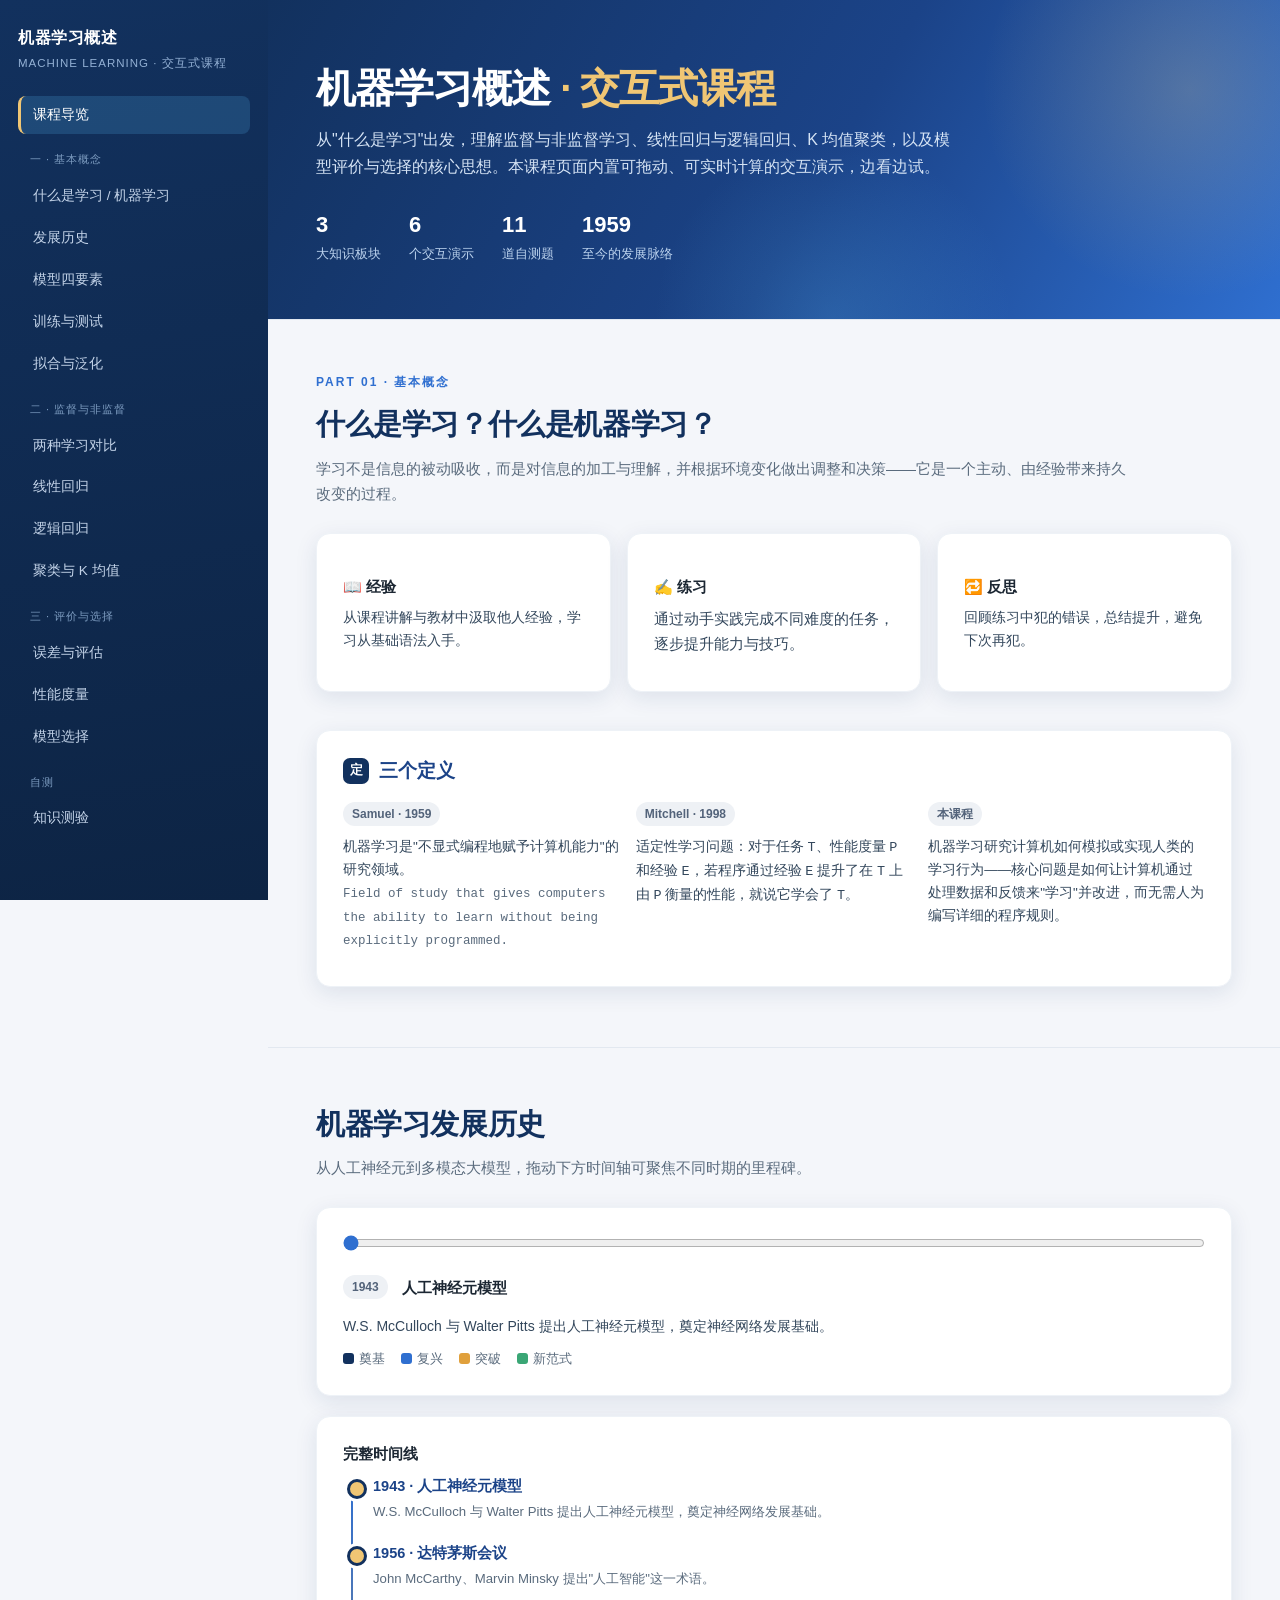
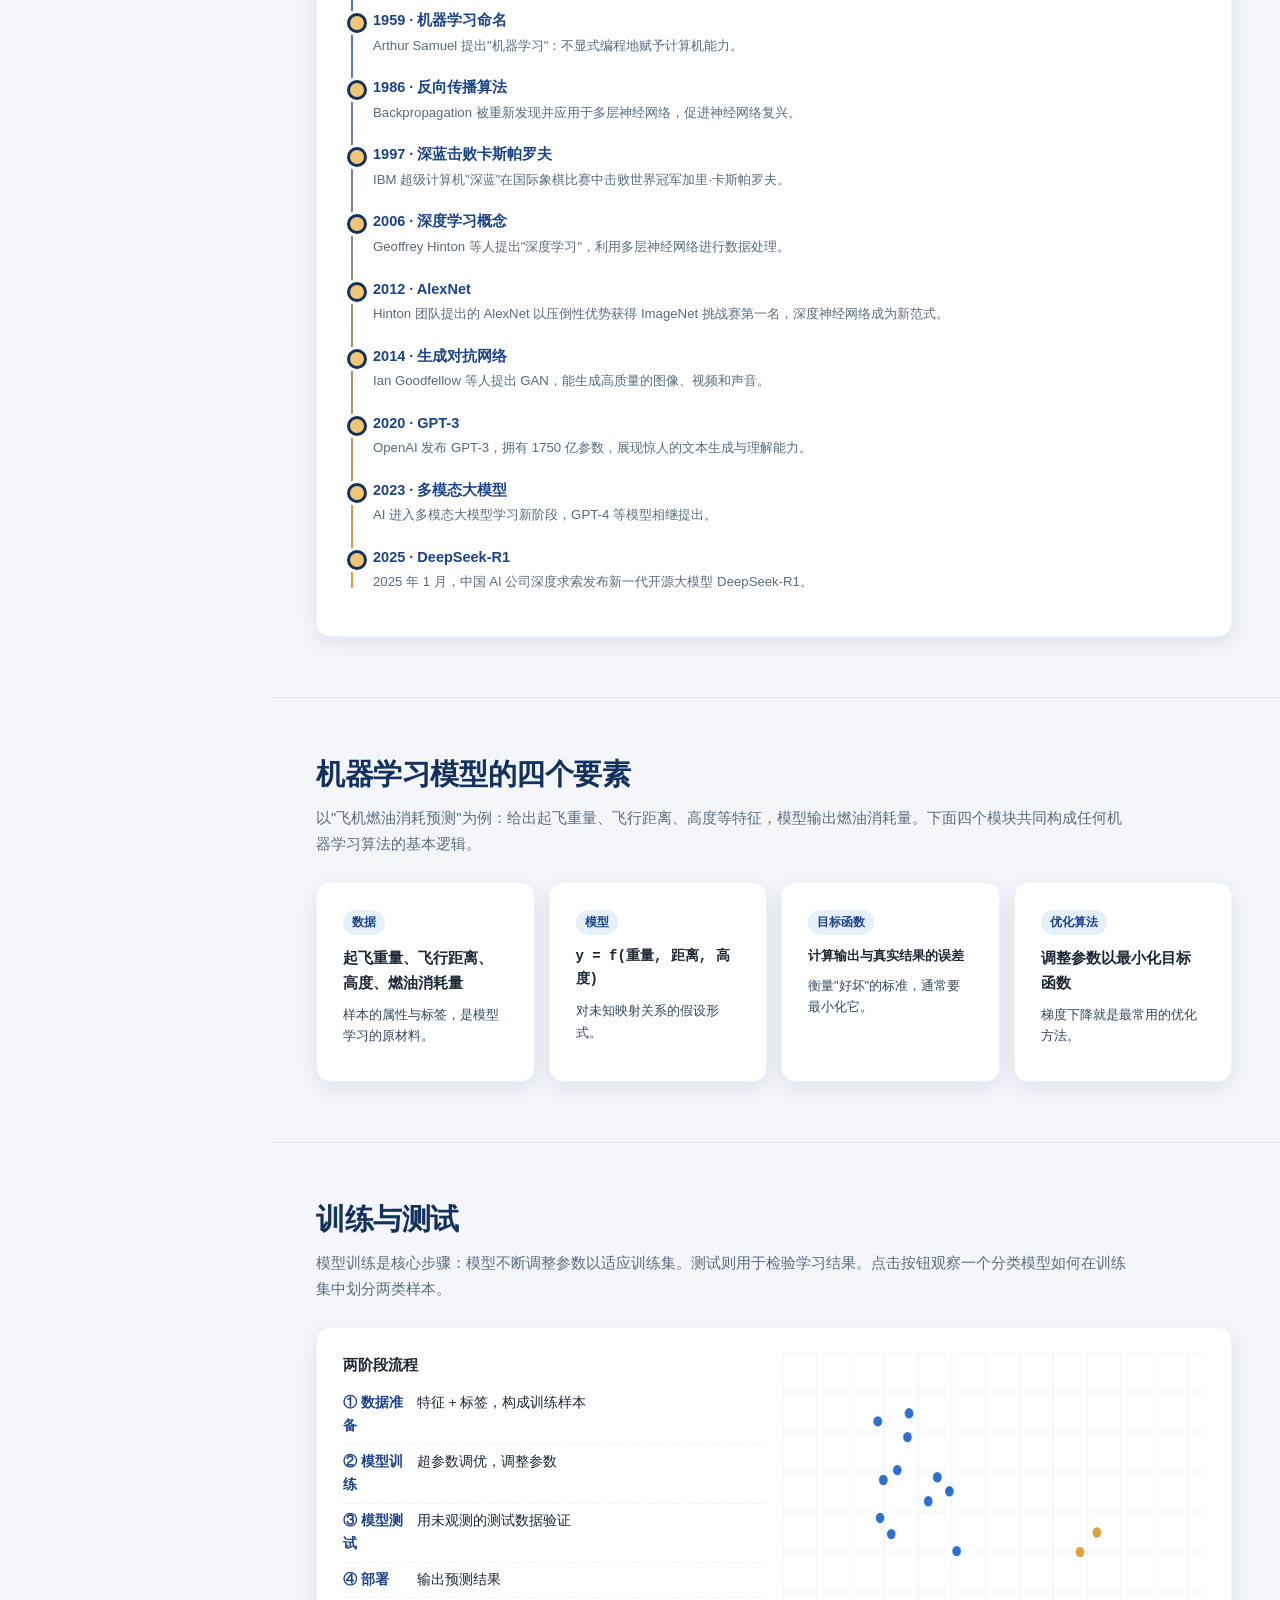
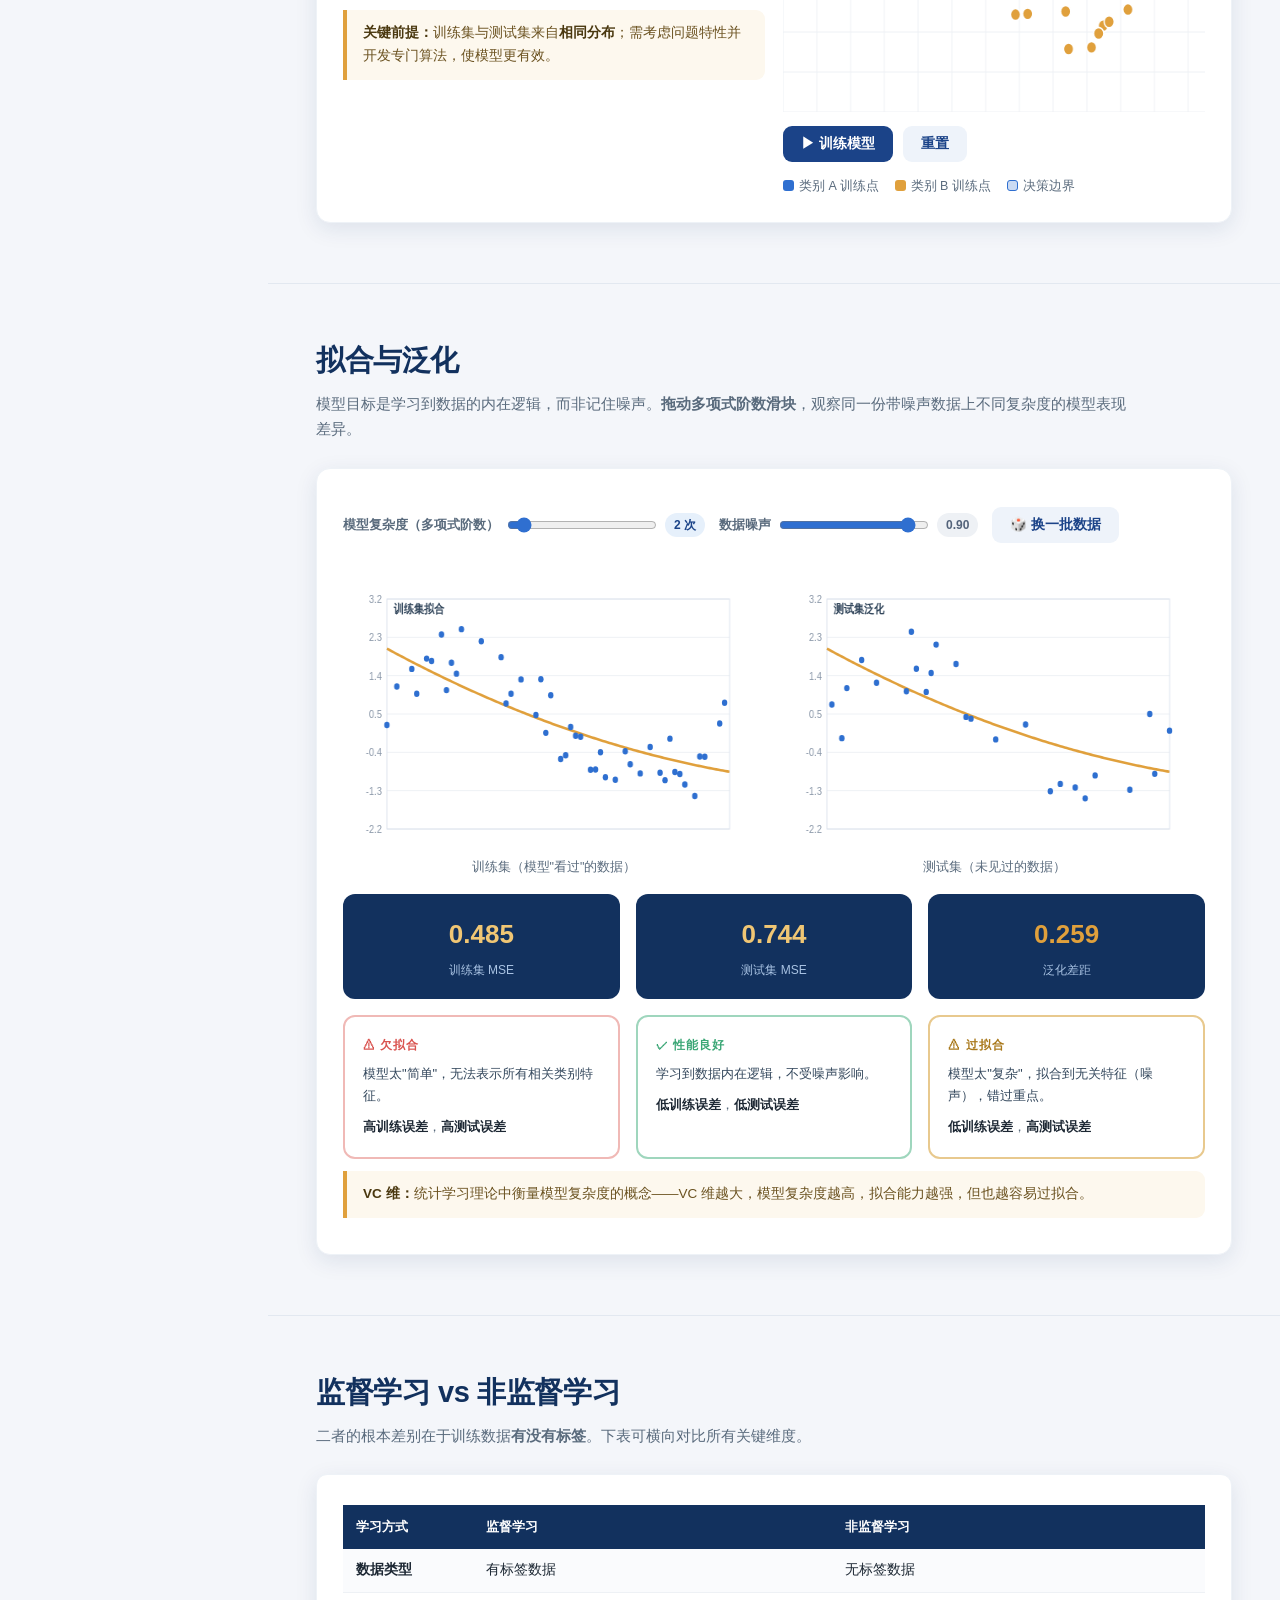
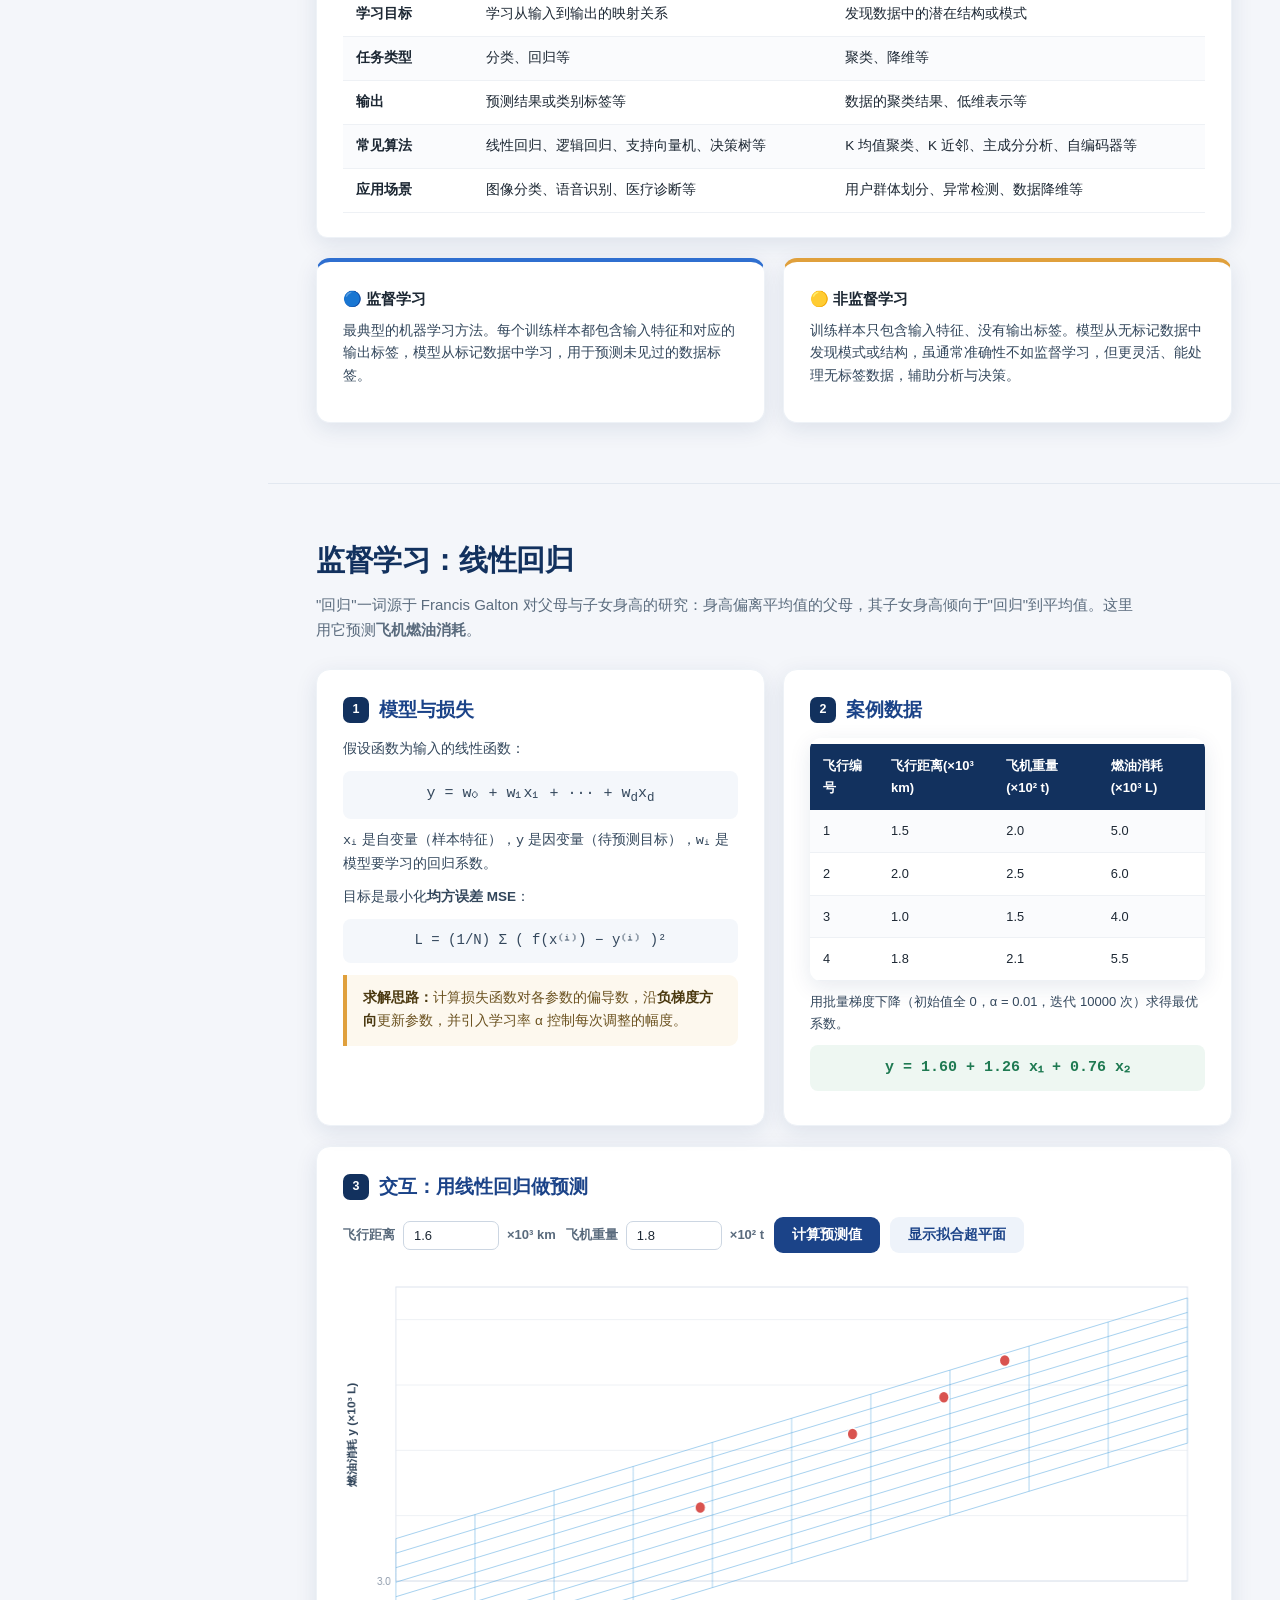
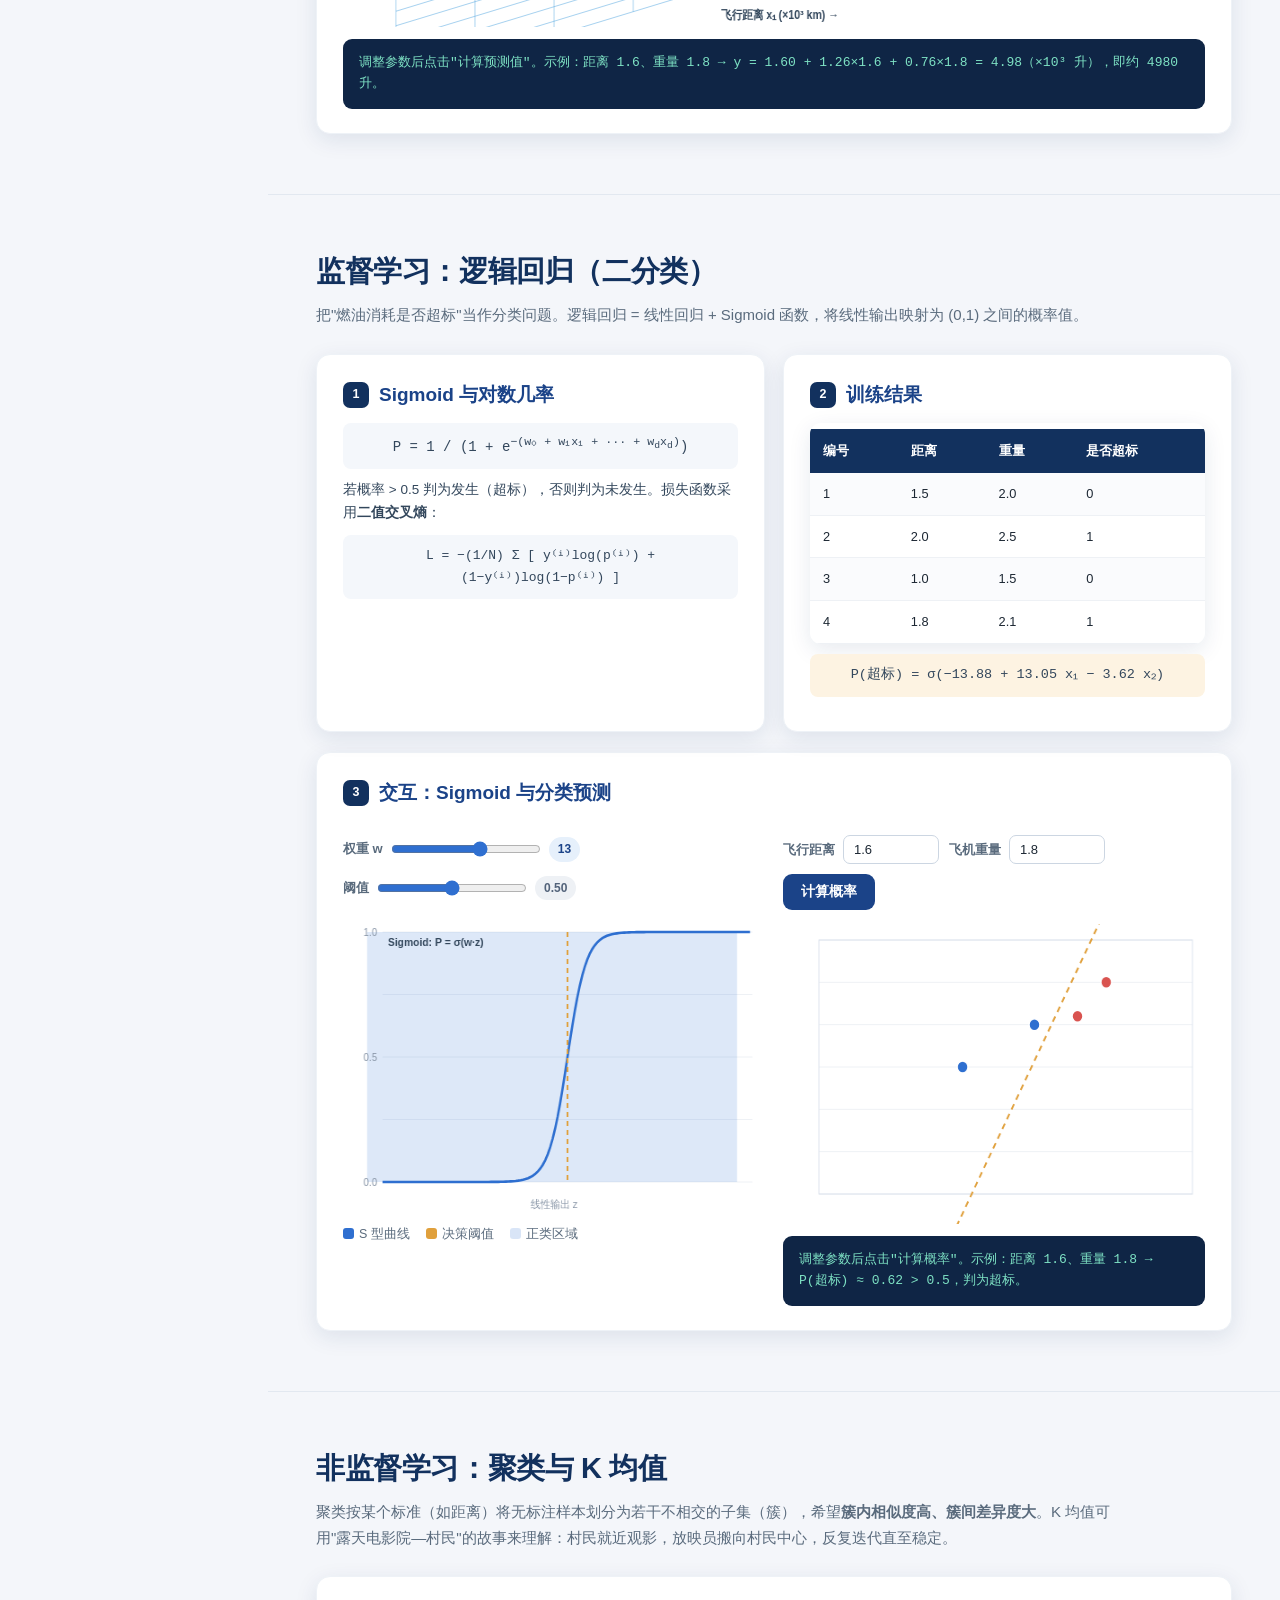
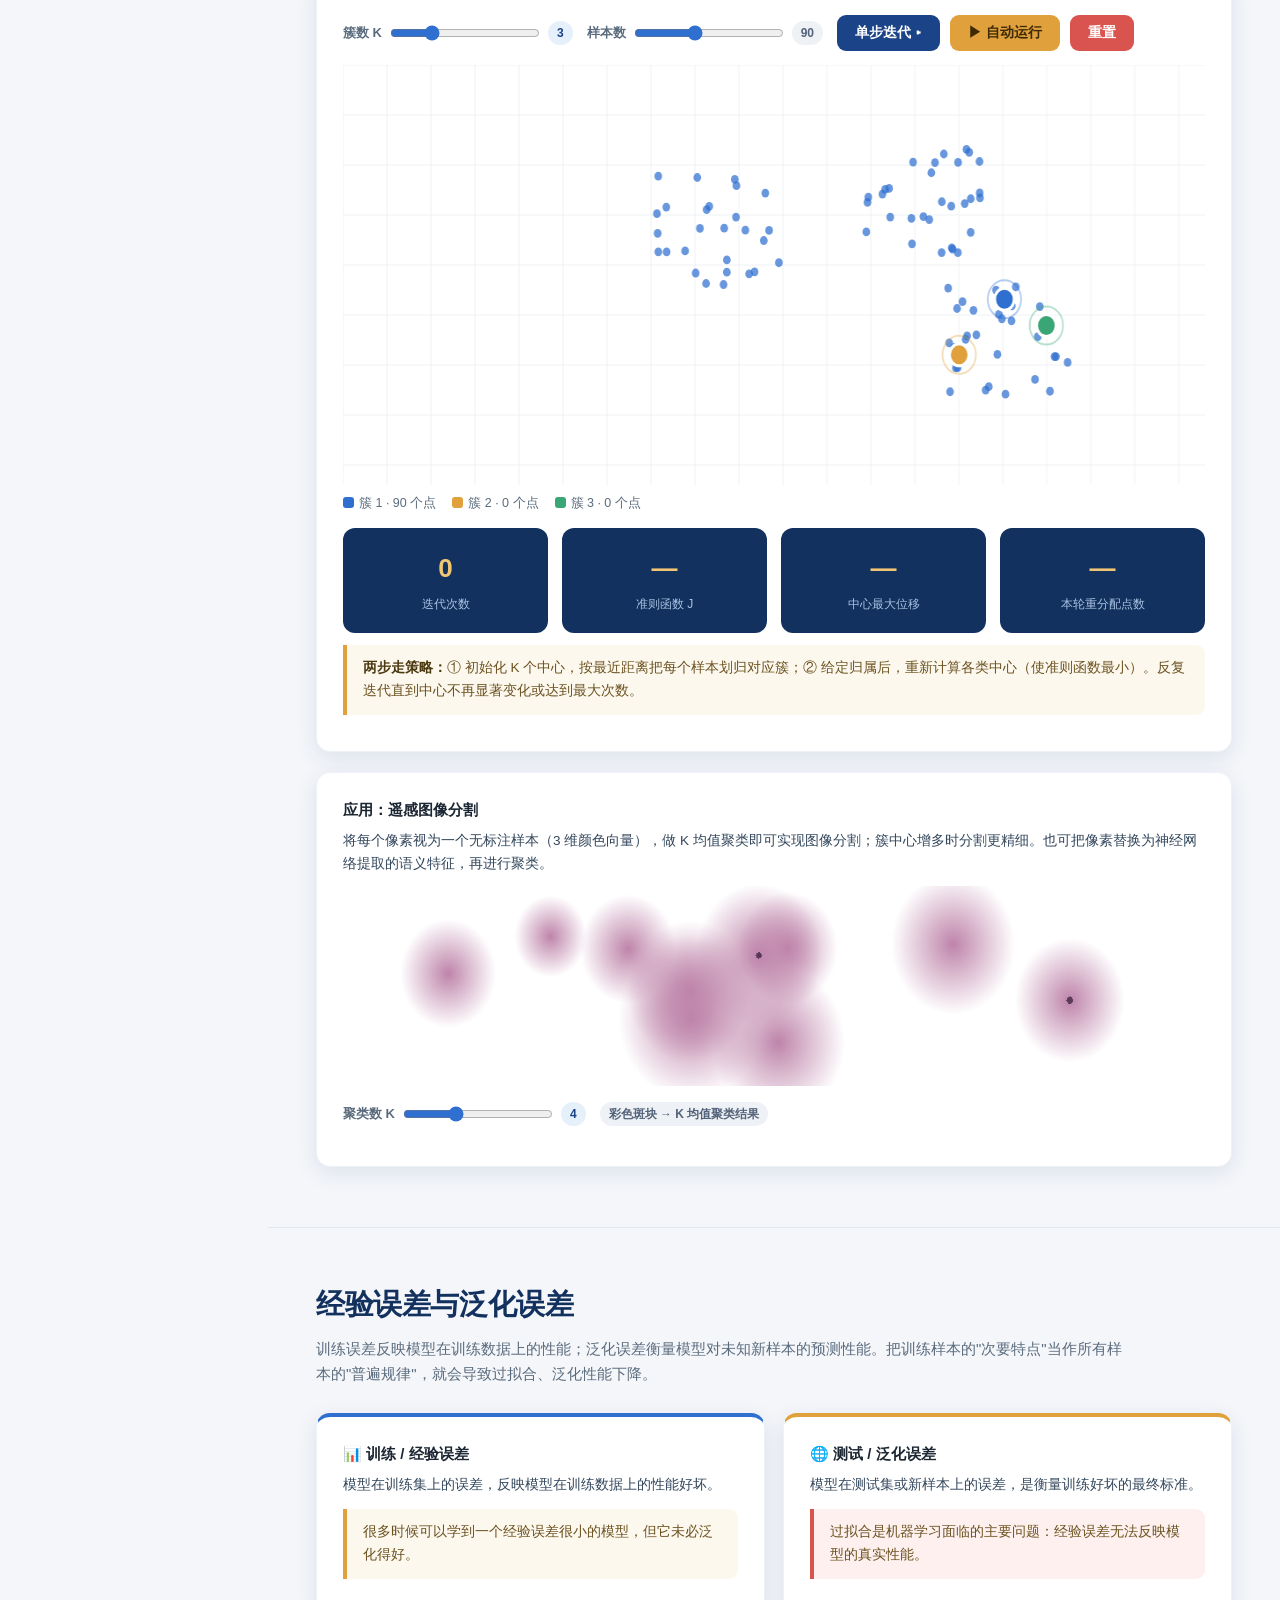
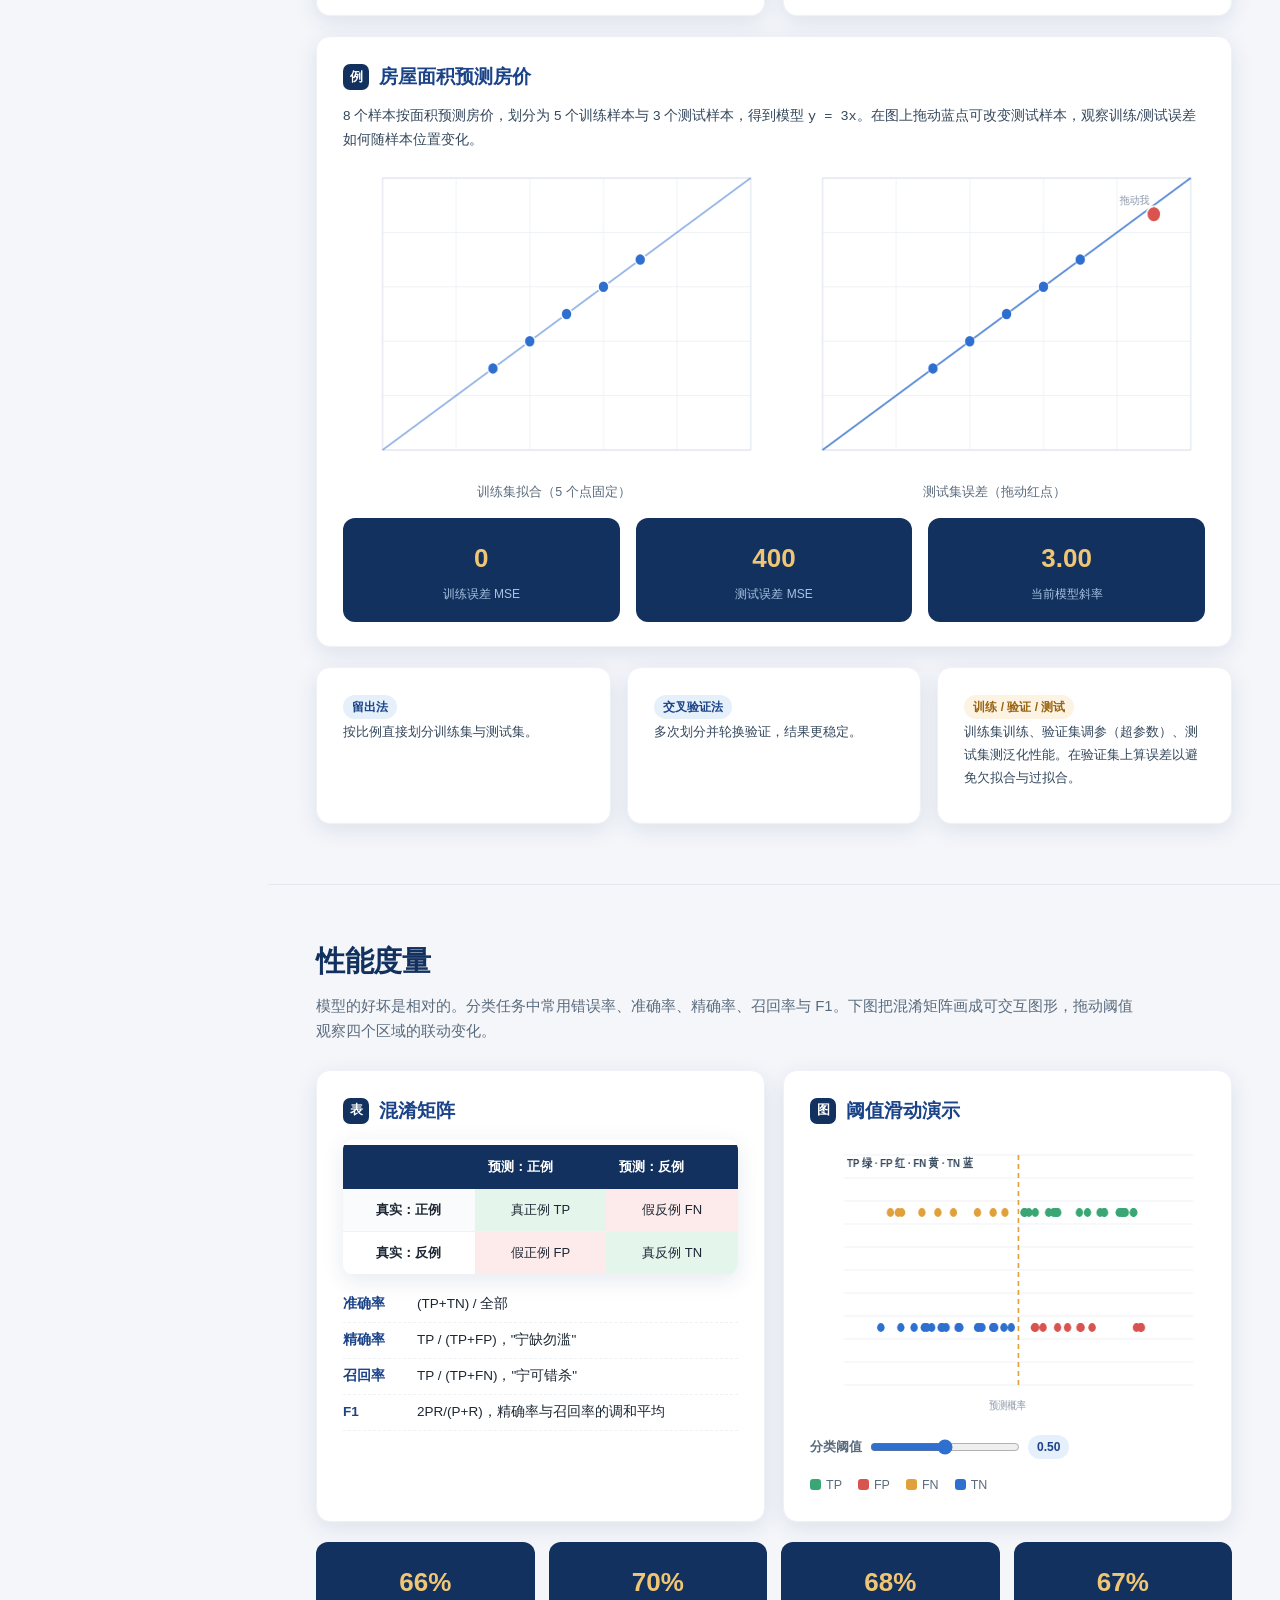
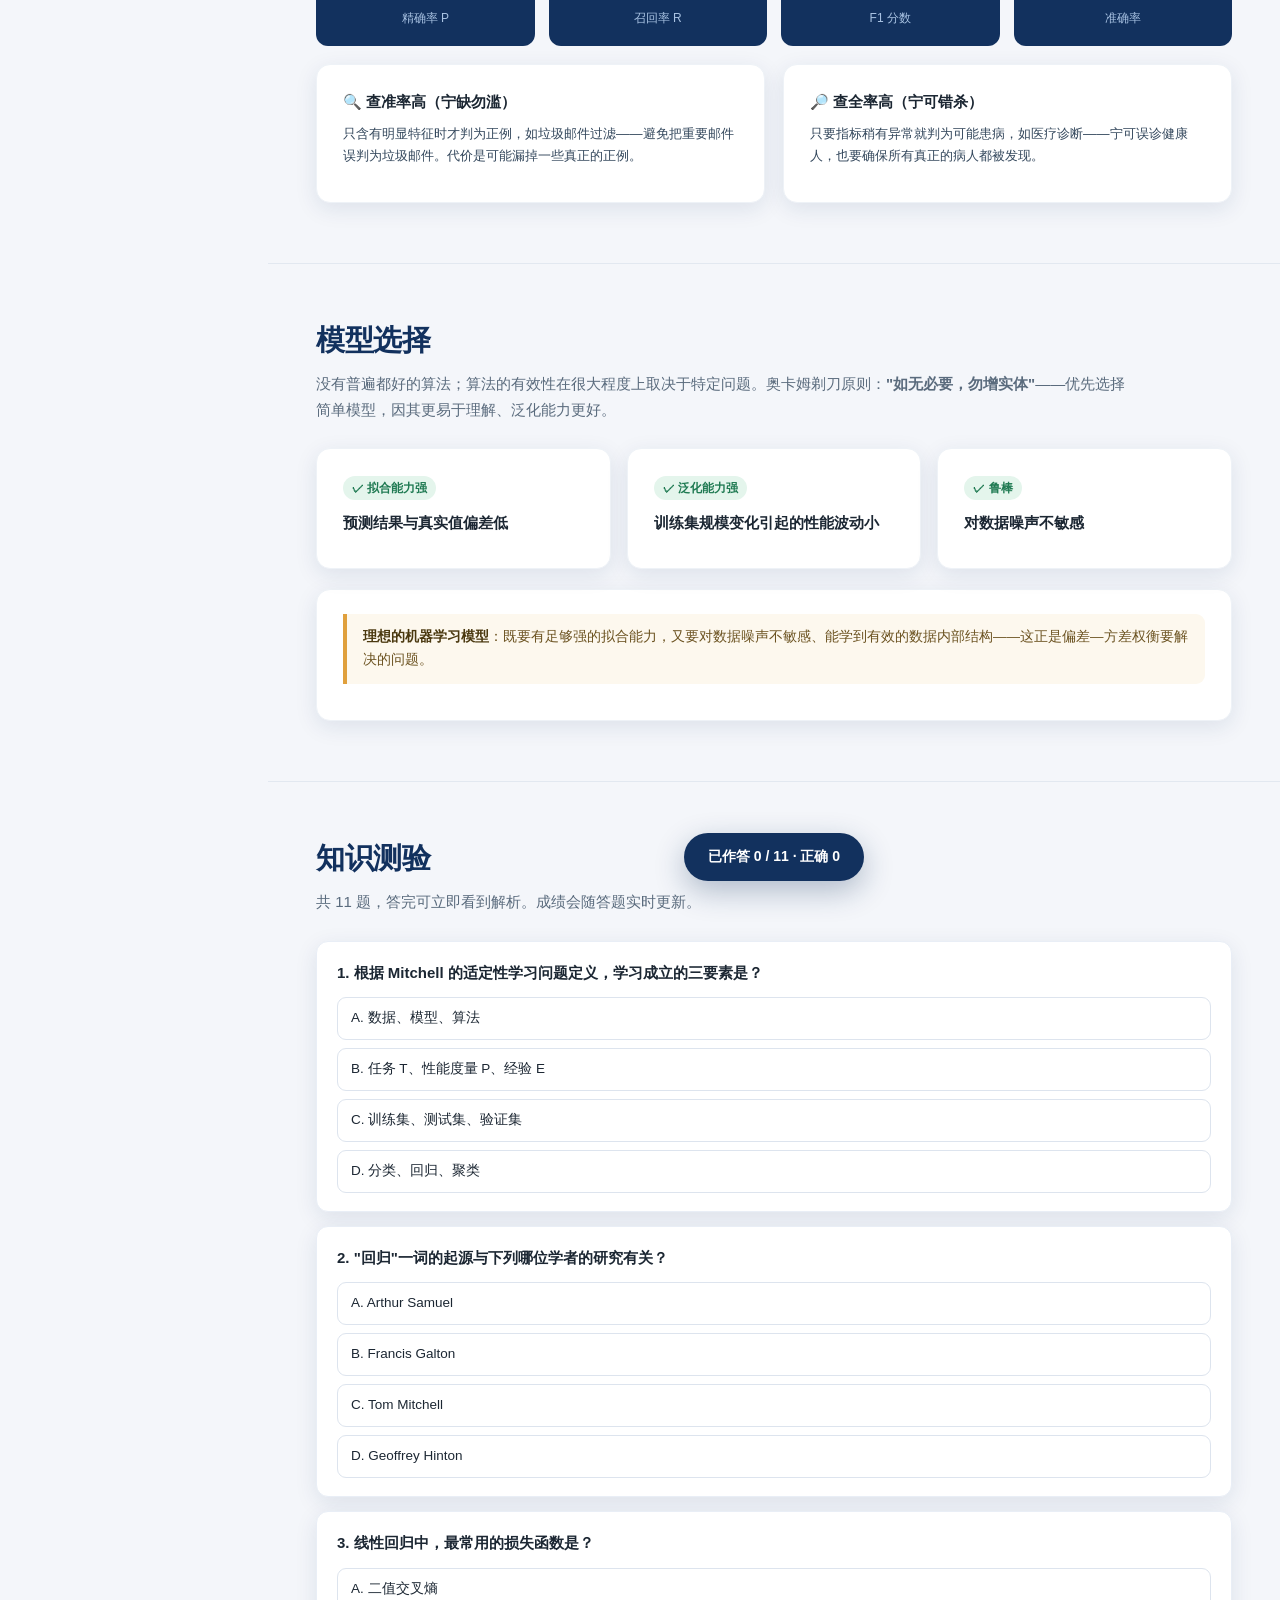
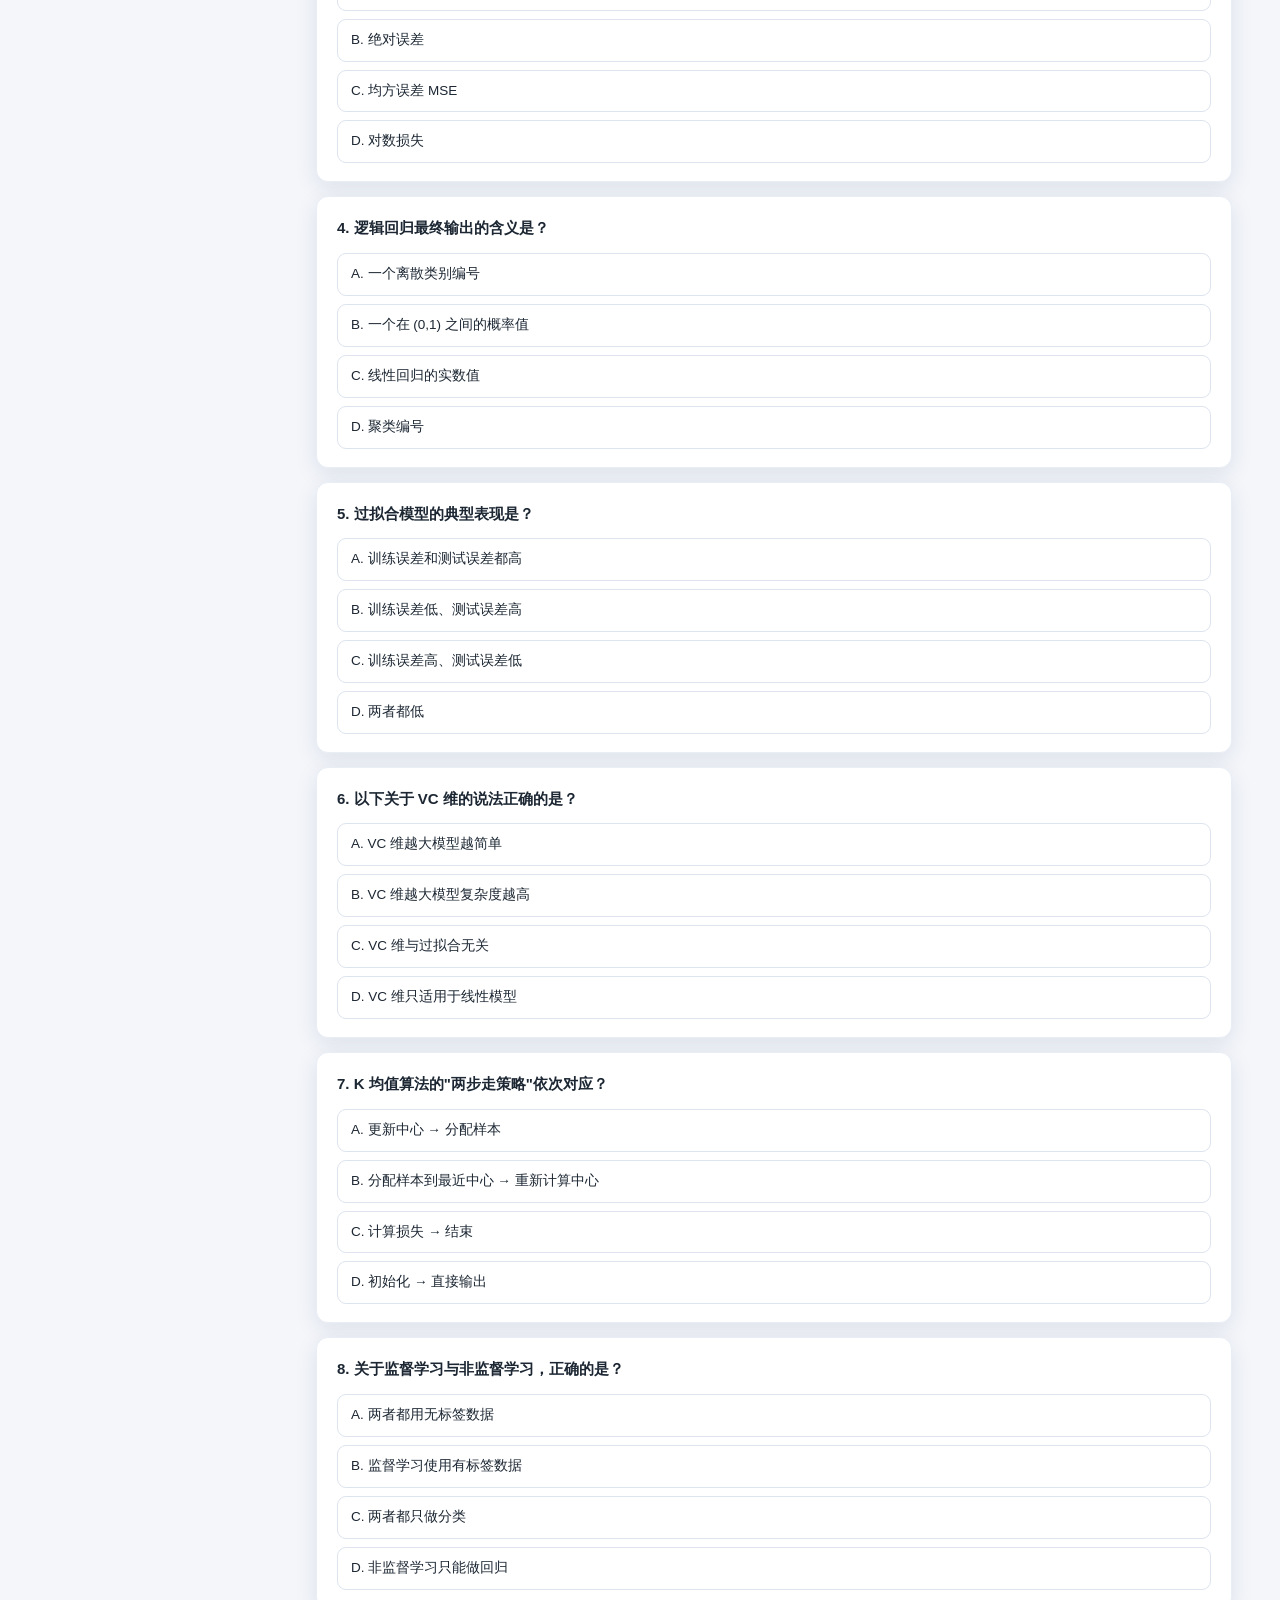
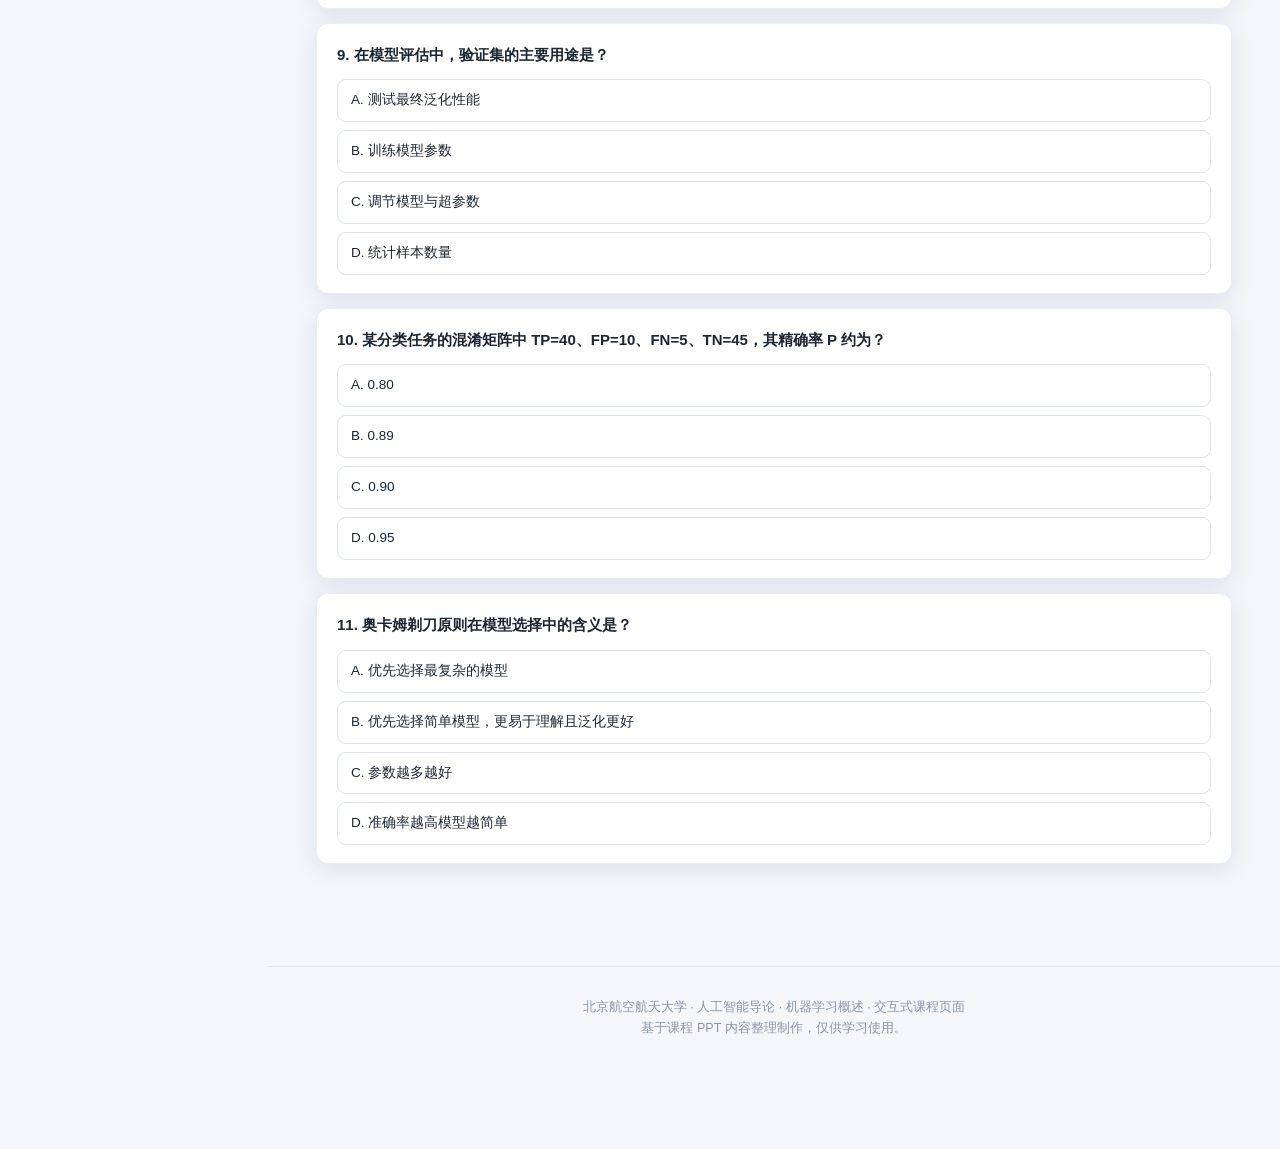
<file: old.html>
<!DOCTYPE html>
<html lang="zh-CN">
<head>
<meta charset="UTF-8">
<meta name="viewport" content="width=device-width, initial-scale=1.0">
<title>机器学习概述 · 交互式学习 · 北京航空航天大学</title>
<style>
:root{
  --navy:#12315e; --navy2:#1b4388; --blue:#2f6fd0; --sky:#4aa3df;
  --gold:#e0a03c; --gold2:#f0c674; --red:#d9534f; --green:#3aa675;
  --bg:#f4f6fa; --card:#ffffff; --ink:#1c2733; --sub:#5a6b7d; --line:#e2e8f0;
  --sh:0 6px 22px rgba(18,49,94,.10);
}
*{box-sizing:border-box;margin:0;padding:0}
html{scroll-behavior:smooth}
body{font-family:"Segoe UI","PingFang SC","Microsoft YaHei","WenQuanYi Micro Hei",sans-serif;background:var(--bg);color:var(--ink);line-height:1.7;-webkit-font-smoothing:antialiased}
a{text-decoration:none;color:inherit}

/* ---------- layout ---------- */
#app{display:flex;max-width:1400px;margin:0 auto;gap:0}
#toc{position:sticky;top:0;height:100vh;width:268px;flex:0 0 268px;background:linear-gradient(170deg,var(--navy),#0d2444);color:#e8eef7;padding:26px 18px;overflow-y:auto}
#toc h1{font-size:16px;font-weight:700;line-height:1.5;letter-spacing:.5px;margin-bottom:4px;color:#fff}
#toc .sub{font-size:11.5px;color:#93b0d4;letter-spacing:1px;margin-bottom:22px;text-transform:uppercase}
#toc nav a{display:block;font-size:13.5px;color:#c3d3e8;padding:8px 12px;border-radius:8px;margin-bottom:3px;transition:.18s;border-left:3px solid transparent}
#toc nav a:hover{background:rgba(255,255,255,.09);color:#fff}
#toc nav a.active{background:rgba(79,163,223,.22);color:#fff;border-left-color:var(--gold2)}
#toc nav .g{font-size:11px;color:#7c9bbf;margin:16px 12px 8px;letter-spacing:1px;text-transform:uppercase}
main{flex:1;min-width:0;padding:0 0 80px}
section{padding:52px 48px 40px;border-bottom:1px solid var(--line)}
.kicker{font-size:12px;letter-spacing:2px;color:var(--blue);font-weight:700;text-transform:uppercase;margin-bottom:8px}
h2.sec{font-size:29px;font-weight:800;color:var(--navy);letter-spacing:-.4px;margin-bottom:6px}
.lead{color:var(--sub);font-size:15px;max-width:820px;margin-bottom:26px}
.card{background:var(--card);border-radius:14px;box-shadow:var(--sh);padding:24px 26px;margin-bottom:20px;border:1px solid #eef2f7}
h3{font-size:19px;color:var(--navy2);font-weight:750;margin:0 0 12px;display:flex;align-items:center;gap:10px}
h3 .n{background:var(--navy);color:#fff;font-size:12.5px;font-weight:700;width:26px;height:26px;border-radius:7px;display:inline-flex;align-items:center;justify-content:center;flex:0 0 26px}
h4{font-size:15px;color:var(--ink);font-weight:700;margin:16px 0 8px}
p{margin-bottom:10px;font-size:14.6px;color:#33475c}
.grid2{display:grid;grid-template-columns:1fr 1fr;gap:18px}
.grid3{display:grid;grid-template-columns:repeat(3,1fr);gap:16px}
.grid4{display:grid;grid-template-columns:repeat(4,1fr);gap:14px}
.mono{font-family:"SF Mono",Consolas,monospace}
.tag{display:inline-block;font-size:12px;padding:2px 9px;border-radius:20px;font-weight:600;margin:2px 4px 2px 0}
.t-blue{background:#e6f0fb;color:var(--navy2)}
.t-gold{background:#fdf3e2;color:#9a6412}
.t-green{background:#e4f5ec;color:#1f7a52}
.t-red{background:#fdeaea;color:#b03a36}
.t-gray{background:#eef1f5;color:#53637a}
.kv{font-size:13.5px}
.kv div{padding:6px 0;border-bottom:1px dashed #eef1f5;display:flex;gap:8px}
.kv b{color:var(--navy2);min-width:66px;flex:0 0 66px}

/* hero */
#hero{padding:0;background:linear-gradient(120deg,#12315e,#1b4388 55%,#2f6fd0);color:#fff;position:relative;overflow:hidden}
#hero .inner{padding:64px 48px 54px;position:relative;z-index:2}
#hero h1{font-size:40px;font-weight:850;letter-spacing:-1px;line-height:1.2;margin-bottom:14px}
#hero h1 em{font-style:normal;color:var(--gold2)}
#hero p{color:#d6e4f5;font-size:16px;max-width:640px}
#hero .meta{margin-top:26px;display:flex;gap:28px;flex-wrap:wrap}
#hero .meta div{font-size:12.5px;color:#bcd3ee}
#hero .meta strong{display:block;color:#fff;font-size:22px;font-weight:800}
#hero::after{content:"";position:absolute;right:-120px;top:-120px;width:420px;height:420px;border-radius:50%;background:radial-gradient(circle,rgba(240,198,116,.22),transparent 70%)}
#hero::before{content:"";position:absolute;left:38%;bottom:-180px;width:360px;height:360px;border-radius:50%;background:radial-gradient(circle,rgba(79,163,223,.25),transparent 70%)}

/* buttons / controls */
.btn{background:var(--navy2);color:#fff;border:0;border-radius:9px;padding:9px 18px;font-size:13.5px;font-weight:600;cursor:pointer;transition:.16s;font-family:inherit}
.btn:hover{background:var(--blue);transform:translateY(-1px)}
.btn.g{background:var(--gold);color:#3d2a05}
.btn.g:hover{background:var(--gold2)}
.btn.r{background:var(--red)}
.btn.ghost{background:#eef3fa;color:var(--navy2)}
.btn:disabled{opacity:.45;cursor:not-allowed;transform:none}
.ctrls{display:flex;gap:10px;align-items:center;flex-wrap:wrap;margin:14px 0}
label.f{font-size:13px;color:var(--sub);font-weight:600;display:flex;align-items:center;gap:8px}
input[type=range]{width:150px;accent-color:var(--blue)}
input[type=number],select{font-family:inherit;font-size:13px;padding:6px 10px;border:1px solid #ccd6e2;border-radius:7px;color:var(--ink);background:#fff}
input[type=number]{width:96px}

canvas{display:block;max-width:100%}
.panel{background:#fbfcfe;border:1px solid #e9eef6;border-radius:11px;padding:16px}
.note{background:#fdf8ee;border-left:4px solid var(--gold);padding:12px 16px;border-radius:0 9px 9px 0;font-size:13.5px;color:#6b5220;margin:12px 0}
.note b{color:#4a380f}
.warn{background:#fdf0ef;border-left:4px solid var(--red)}
.out{font-family:"SF Mono",Consolas,monospace;background:#0f2545;color:#7ee2c4;padding:14px 16px;border-radius:9px;font-size:13px;white-space:pre-wrap;min-height:42px;margin-top:12px;line-height:1.6}
.legend{display:flex;gap:16px;flex-wrap:wrap;font-size:12.5px;color:var(--sub);margin-top:8px}
.legend i{display:inline-block;width:11px;height:11px;border-radius:3px;margin-right:5px;vertical-align:-1px}

/* comparison table */
table{width:100%;border-collapse:collapse;font-size:13.5px;margin-top:6px}
th{background:var(--navy);color:#fff;text-align:left;padding:11px 13px;font-weight:650;font-size:13px}
td{padding:10px 13px;border-bottom:1px solid #eef1f5;vertical-align:top}
tr:nth-child(even) td{background:#fafbfd}
.tbl-wrap{overflow-x:auto;border-radius:11px;box-shadow:var(--sh)}

/* timeline */
.tl{position:relative;padding-left:30px;margin-top:8px}
.tl::before{content:"";position:absolute;left:8px;top:6px;bottom:6px;width:2px;background:linear-gradient(var(--blue),var(--gold))}
.tl .it{position:relative;margin-bottom:18px}
.tl .it::before{content:"";position:absolute;left:-26px;top:5px;width:14px;height:14px;border-radius:50%;background:var(--gold2);border:3px solid var(--navy);box-shadow:0 0 0 3px #fff}
.tl h5{font-size:14.5px;color:var(--navy2);margin-bottom:2px}
.tl p{font-size:13.2px;color:var(--sub);margin:0}

/* fit cards */
.fit{border-radius:12px;padding:18px;border:2px solid #e9eef6;background:#fff}
.fit.under{border-color:#f0b9b6}.fit.good{border-color:#9fd6bd}.fit.over{border-color:#e8c98e}
.fit .st{font-size:12px;font-weight:800;letter-spacing:1px;text-transform:uppercase;margin-bottom:8px}
.fit.under .st{color:var(--red)}.fit.good .st{color:var(--green)}.fit.over .st{color:#a9791c}
.fit .err{font-size:12.5px;color:var(--sub);margin-top:8px}
.fit .err b{color:var(--ink)}

/* stat */
.stat{background:var(--navy);color:#fff;border-radius:12px;padding:18px;text-align:center}
.stat .v{font-size:26px;font-weight:800;color:var(--gold2)}
.stat .l{font-size:12px;color:#a9c3e3;margin-top:4px}

/* quiz */
.q{background:#fff;border:1px solid #e9eef6;border-radius:12px;padding:18px 20px;margin-bottom:14px;box-shadow:var(--sh)}
.q h5{font-size:15px;margin-bottom:12px;font-weight:700}
.q .opts{display:flex;flex-direction:column;gap:8px}
.q .opt{border:1px solid #dde4ee;border-radius:9px;padding:9px 13px;font-size:13.5px;cursor:pointer;transition:.15s;background:#fff}
.q .opt:hover{border-color:var(--blue);background:#f4f9ff}
.q .opt.sel{background:#e6f0fb;border-color:var(--blue)}
.q .opt.right{background:#e4f5ec;border-color:var(--green)}
.q .opt.wrong{background:#fdeaea;border-color:var(--red)}
.q .exp{font-size:12.8px;color:var(--sub);margin-top:10px;background:#f7f9fc;padding:10px 12px;border-radius:8px;display:none}
.q.done .exp{display:block}
#score{position:sticky;bottom:20px;margin:0 auto;width:max-content;background:var(--navy);color:#fff;padding:12px 24px;border-radius:40px;box-shadow:0 10px 30px rgba(18,49,94,.3);font-size:14px;font-weight:600}
footer{text-align:center;padding:30px;font-size:12.5px;color:#8a97a8}

@media(max-width:900px){
  #toc{display:none}
  .grid2,.grid3,.grid4{grid-template-columns:1fr}
  section{padding:34px 20px}
  #hero .inner{padding:44px 22px}
  #hero h1{font-size:28px}
}
</style>
</head>
<body>
<div id="app">
  <aside id="toc">
    <h1>机器学习概述</h1>
    <div class="sub">Machine Learning · 交互式课程</div>
    <nav id="nav">
      <a href="#hero">课程导览</a>
      <div class="g">一 · 基本概念</div>
      <a href="#s-what">什么是学习 / 机器学习</a>
      <a href="#s-history">发展历史</a>
      <a href="#s-model">模型四要素</a>
      <a href="#s-train">训练与测试</a>
      <a href="#s-fit">拟合与泛化</a>
      <div class="g">二 · 监督与非监督</div>
      <a href="#s-compare">两种学习对比</a>
      <a href="#s-linear">线性回归</a>
      <a href="#s-logistic">逻辑回归</a>
      <a href="#s-cluster">聚类与 K 均值</a>
      <div class="g">三 · 评价与选择</div>
      <a href="#s-eval">误差与评估</a>
      <a href="#s-metric">性能度量</a>
      <a href="#s-select">模型选择</a>
      <div class="g">自测</div>
      <a href="#s-quiz">知识测验</a>
    </nav>
  </aside>

  <main>
  <!-- ============ HERO ============ -->
  <section id="hero">
    <div class="inner">
      <h1>机器学习概述 <em>· 交互式课程</em></h1>
      <p>从"什么是学习"出发，理解监督与非监督学习、线性回归与逻辑回归、K 均值聚类，以及模型评价与选择的核心思想。本课程页面内置可拖动、可实时计算的交互演示，边看边试。</p>
      <div class="meta">
        <div><strong>3</strong>大知识板块</div>
        <div><strong>6</strong>个交互演示</div>
        <div><strong>11</strong>道自测题</div>
        <div><strong>1959</strong>至今的发展脉络</div>
      </div>
    </div>
  </section>

  <!-- ============ 什么是学习 ============ -->
  <section id="s-what">
    <div class="kicker">Part 01 · 基本概念</div>
    <h2 class="sec">什么是学习？什么是机器学习？</h2>
    <p class="lead">学习不是信息的被动吸收，而是对信息的加工与理解，并根据环境变化做出调整和决策——它是一个主动、由经验带来持久改变的过程。</p>
    <div class="grid3">
      <div class="card"><h4>📖 经验</h4><p style="font-size:13.5px">从课程讲解与教材中汲取他人经验，学习从基础语法入手。</p></div>
      <div class="card"><h4>✍️ 练习</h4><p style="images 13px">通过动手实践完成不同难度的任务，逐步提升能力与技巧。</p></div>
      <div class="card"><h4>🔁 反思</h4><p style="font-size:13.5px">回顾练习中犯的错误，总结提升，避免下次再犯。</p></div>
    </div>

    <div class="card" style="margin-top:18px">
      <h3><span class="n">定</span>三个定义</h3>
      <div class="grid3">
        <div>
          <div class="tag t-gray">Samuel · 1959</div>
          <p style="font-size:13.5px;margin-top:8px">机器学习是"不显式编程地赋予计算机能力"的研究领域。<br><span class="mono" style="color:var(--sub);font-size:12.5px">Field of study that gives computers the ability to learn without being explicitly programmed.</span></p>
        </div>
        <div>
          <div class="tag t-gray">Mitchell · 1998</div>
          <p style="font-size:13.5px;margin-top:8px">适定性学习问题：对于任务 <span class="mono">T</span>、性能度量 <span class="mono">P</span> 和经验 <span class="mono">E</span>，若程序通过经验 <span class="mono">E</span> 提升了在 <span class="mono">T</span> 上由 <span class="mono">P</span> 衡量的性能，就说它学会了 <span class="mono">T</span>。</p>
        </div>
        <div>
          <div class="tag t-gray">本课程</div>
          <p style="font-size:13.5px;margin-top:8px">机器学习研究计算机如何模拟或实现人类的学习行为——核心问题是如何让计算机通过处理数据和反馈来"学习"并改进，而无需人为编写详细的程序规则。</p>
        </div>
      </div>
    </div>
  </section>

  <!-- ============ 发展历史 ============ -->
  <section id="s-history">
    <h2 class="sec">机器学习发展历史</h2>
    <p class="lead">从人工神经元到多模态大模型，拖动下方时间轴可聚焦不同时期的里程碑。</p>
    <div class="card">
      <input type="range" id="tlRange" min="0" max="12" value="0" style="width:100%">
      <div class="ctrls"><span class="tag t-gray" id="tlYear">1943</span><strong id="tlTitle" style="font-size:15px">人工神经元模型</strong></div>
      <p id="tlDesc" style="font-size:14px">W.S. McCulloch 与 Walter Pitts 提出人工神经元模型，奠定神经网络发展基础。</p>
      <div class="legend"><span><i style="background:var(--navy)"></i>奠基</span><span><i style="background:var(--blue)"></i>复兴</span><span><i style="background:var(--gold)"></i>突破</span><span><i style="background:var(--green)"></i>新范式</span></div>
    </div>
    <div class="card">
      <h4 style="margin-top:0">完整时间线</h4>
      <div class="tl" id="timeline"></div>
    </div>
  </section>

  <!-- ============ 模型四要素 ============ -->
  <section id="s-model">
    <h2 class="sec">机器学习模型的四个要素</h2>
    <p class="lead">以"飞机燃油消耗预测"为例：给出起飞重量、飞行距离、高度等特征，模型输出燃油消耗量。下面四个模块共同构成任何机器学习算法的基本逻辑。</p>
    <div class="grid4">
      <div class="card"><div class="tag t-blue">数据</div><h4 style="margin:8px 0">起飞重量、飞行距离、高度、燃油消耗量</h4><p style="font-size:12.8px">样本的属性与标签，是模型学习的原材料。</p></div>
      <div class="card"><div class="tag t-blue">模型</div><h4 style="margin:8px 0;font-family:monospace;font-size:14px">y = f(重量, 距离, 高度)</h4><p style="font-size:12.8px">对未知映射关系的假设形式。</p></div>
      <div class="card"><div class="tag t-blue">目标函数</div><h4 style="margin:8px 0;font-size:13px">计算输出与真实结果的误差</h4><p style="font-size:12.8px">衡量"好坏"的标准，通常要最小化它。</p></div>
      <div class="card"><div class="tag t-blue">优化算法</div><h4 style="margin:8px 0">调整参数以最小化目标函数</h4><p style="font-size:12.8px">梯度下降就是最常用的优化方法。</p></div>
    </div>
  </section>

  <!-- ============ 训练与测试 ============ -->
  <section id="s-train">
    <h2 class="sec">训练与测试</h2>
    <p class="lead">模型训练是核心步骤：模型不断调整参数以适应训练集。测试则用于检验学习结果。点击按钮观察一个分类模型如何在训练集中划分两类样本。</p>
    <div class="card">
      <div class="grid2">
        <div>
          <h4 style="margin-top:0">两阶段流程</h4>
          <div class="kv">
            <div><b>① 数据准备</b><span>特征 + 标签，构成训练样本</span></div>
            <div><b>② 模型训练</b><span>超参数调优，调整参数</span></div>
            <div><b>③ 模型测试</b><span>用未观测的测试数据验证</span></div>
            <div><b>④ 部署</b><span>输出预测结果</span></div>
          </div>
          <div class="note"><b>关键前提：</b>训练集与测试集来自<b>相同分布</b>；需考虑问题特性并开发专门算法，使模型更有效。</div>
        </div>
        <div>
          <canvas id="cv" width="500" height="360"></canvas>
          <div class="ctrls">
            <button class="btn" id="cvTrain">▶ 训练模型</button>
            <button class="btn ghost" id="cvReset">重置</button>
          </div>
          <div class="legend"><span><i style="background:var(--blue)"></i>类别 A 训练点</span><span><i style="background:var(--gold)"></i>类别 B 训练点</span><span><i style="background:rgba(46,111,208,.25);border:1px solid var(--blue)"></i>决策边界</span></div>
        </div>
      </div>
    </div>
  </section>

  <!-- ============ 拟合与泛化 ============ -->
  <section id="s-fit">
    <h2 class="sec">拟合与泛化</h2>
    <p class="lead">模型目标是学习到数据的内在逻辑，而非记住噪声。<b>拖动多项式阶数滑块</b>，观察同一份带噪声数据上不同复杂度的模型表现差异。</p>
    <div class="card">
      <div class="ctrls">
        <label class="f">模型复杂度（多项式阶数）
          <input type="range" id="deg" min="1" max="16" value="2"><span class="tag t-blue" id="degVal">1 次</span>
        </label>
        <label class="f">数据噪声
          <input type="range" id="noise" min="0" max="100" value="90"><span class="tag t-gray" id="noiseVal">0.90</span>
        </label>
        <button class="btn ghost" id="newData">🎲 换一批数据</button>
      </div>
      <div class="grid2">
        <div>
          <canvas id="fitTrain" width="500" height="300"></canvas>
          <div style="text-align:center;font-size:12.5px;color:var(--sub)">训练集（模型"看过"的数据）</div>
        </div>
        <div>
          <canvas id="fitTest" width="500" height="300"></canvas>
          <div style="text-align:center;font-size:12.5px;color:var(--sub)">测试集（未见过的数据）</div>
        </div>
      </div>
      <div class="grid3" style="margin-top:16px">
        <div class="stat"><div class="v" id="oTrain">—</div><div class="l">训练集 MSE</div></div>
        <div class="stat"><div class="v" id="oTest">—</div><div class="l">测试集 MSE</div></div>
        <div class="stat"><div class="v" id="oGap">—</div><div class="l">泛化差距</div></div>
      </div>
      <div class="grid3" style="margin-top:16px">
        <div class="fit under"><div class="st">⚠ 欠拟合</div><p style="font-size:13px">模型太"简单"，无法表示所有相关类别特征。</p><div class="err"><b>高训练误差</b>，<b>高测试误差</b></div></div>
        <div class="fit good"><div class="st">✓ 性能良好</div><p style="font-size:13px">学习到数据内在逻辑，不受噪声影响。</p><div class="err"><b>低训练误差</b>，<b>低测试误差</b></div></div>
        <div class="fit over"><div class="st">⚠ 过拟合</div><p style="font-size:13px">模型太"复杂"，拟合到无关特征（噪声），错过重点。</p><div class="err"><b>低训练误差</b>，<b>高测试误差</b></div></div>
      </div>
      <div class="note"><b>VC 维：</b>统计学习理论中衡量模型复杂度的概念——VC 维越大，模型复杂度越高，拟合能力越强，但也越容易过拟合。</div>
    </div>
  </section>

  <!-- ============ 两种学习对比 ============ -->
  <section id="s-compare">
    <h2 class="sec">监督学习 vs 非监督学习</h2>
    <p class="lead">二者的根本差别在于训练数据<b>有没有标签</b>。下表可横向对比所有关键维度。</p>
    <div class="tbl-wrap card">
      <table>
        <tr><th style="width:130px">学习方式</th><th>监督学习</th><th>非监督学习</th></tr>
        <tr><td><b>数据类型</b></td><td>有标签数据</td><td>无标签数据</td></tr>
        <tr><td><b>学习目标</b></td><td>学习从输入到输出的映射关系</td><td>发现数据中的潜在结构或模式</td></tr>
        <tr><td><b>任务类型</b></td><td>分类、回归等</td><td>聚类、降维等</td></tr>
        <tr><td><b>输出</b></td><td>预测结果或类别标签等</td><td>数据的聚类结果、低维表示等</td></tr>
        <tr><td><b>常见算法</b></td><td>线性回归、逻辑回归、支持向量机、决策树等</td><td>K 均值聚类、K 近邻、主成分分析、自编码器等</td></tr>
        <tr><td><b>应用场景</b></td><td>图像分类、语音识别、医疗诊断等</td><td>用户群体划分、异常检测、数据降维等</td></tr>
      </table>
    </div>
    <div class="grid2" style="margin-top:18px">
      <div class="card" style="border-top:4px solid var(--blue)">
        <h4 style="margin-top:0">🔵 监督学习</h4>
        <p style="font-size:13.5px">最典型的机器学习方法。每个训练样本都包含输入特征和对应的输出标签，模型从标记数据中学习，用于预测未见过的数据标签。</p>
      </div>
      <div class="card" style="border-top:4px solid var(--gold)">
        <h4 style="margin-top:0">🟡 非监督学习</h4>
        <p style="font-size:13.5px">训练样本只包含输入特征、没有输出标签。模型从无标记数据中发现模式或结构，虽通常准确性不如监督学习，但更灵活、能处理无标签数据，辅助分析与决策。</p>
      </div>
    </div>
  </section>

  <!-- ============ 线性回归 ============ -->
  <section id="s-linear">
    <h2 class="sec">监督学习：线性回归</h2>
    <p class="lead">"回归"一词源于 Francis Galton 对父母与子女身高的研究：身高偏离平均值的父母，其子女身高倾向于"回归"到平均值。这里用它预测<b>飞机燃油消耗</b>。</p>
    <div class="grid2">
      <div class="card">
        <h3><span class="n">1</span>模型与损失</h3>
        <p style="font-size:13.5px">假设函数为输入的线性函数：</p>
        <p class="mono" style="background:#f4f7fb;padding:10px 14px;border-radius:8px;text-align:center;font-size:15px">y = w₀ + w₁x₁ + ··· + w<sub>d</sub>x<sub>d</sub></p>
        <p style="font-size:13.5px"><span class="mono">xᵢ</span> 是自变量（样本特征），<span class="mono">y</span> 是因变量（待预测目标），<span class="mono">wᵢ</span> 是模型要学习的回归系数。</p>
        <p style="font-size:13.5px">目标是最小化<b>均方误差 MSE</b>：</p>
        <p class="mono" style="background:#f4f7fb;padding:10px 14px;border-radius:8px;text-align:center;font-size:14px">L = (1/N) Σ ( f(x⁽ⁱ⁾) − y⁽ⁱ⁾ )²</p>
        <div class="note"><b>求解思路：</b>计算损失函数对各参数的偏导数，沿<b>负梯度方向</b>更新参数，并引入学习率 <span class="mono">α</span> 控制每次调整的幅度。</div>
      </div>
      <div class="card">
        <h3><span class="n">2</span>案例数据</h3>
        <div class="tbl-wrap">
          <table style="font-size:12.8px">
            <tr><th>飞行编号</th><th>飞行距离(×10³ km)</th><th>飞机重量(×10² t)</th><th>燃油消耗(×10³ L)</th></tr>
            <tr><td>1</td><td>1.5</td><td>2.0</td><td>5.0</td></tr>
            <tr><td>2</td><td>2.0</td><td>2.5</td><td>6.0</td></tr>
            <tr><td>3</td><td>1.0</td><td>1.5</td><td>4.0</td></tr>
            <tr><td>4</td><td>1.8</td><td>2.1</td><td>5.5</td></tr>
          </table>
        </div>
        <p style="font-size:13px;margin-top:10px">用批量梯度下降（初始值全 0，α = 0.01，迭代 10000 次）求得最优系数。</p>
        <p class="mono" style="background:#eef7f2;padding:10px 14px;border-radius:8px;text-align:center;font-size:15px;color:#1f7a52;font-weight:700">y = 1.60 + 1.26 x₁ + 0.76 x₂</p>
      </div>
    </div>

    <div class="card">
      <h3><span class="n">3</span>交互：用线性回归做预测</h3>
      <div class="ctrls">
        <label class="f">飞行距离 <input type="number" id="d1" value="1.6" step="0.1"> ×10³ km</label>
        <label class="f">飞机重量 <input type="number" id="d2" value="1.8" step="0.1"> ×10² t</label>
        <button class="btn" id="linCalc">计算预测值</button>
        <button class="btn ghost" id="linShow">显示拟合超平面</button>
      </div>
      <canvas id="linChart" width="980" height="360"></canvas>
      <div class="out" id="linOut">调整参数后点击"计算预测值"。示例：距离 1.6、重量 1.8 → y = 1.60 + 1.26×1.6 + 0.76×1.8 = 4.98（×10³ 升），即约 4980 升。</div>
    </div>
  </section>

  <!-- ============ 逻辑回归 ============ -->
  <section id="s-logistic">
    <h2 class="sec">监督学习：逻辑回归（二分类）</h2>
    <p class="lead">把"燃油消耗是否超标"当作分类问题。逻辑回归 = 线性回归 + Sigmoid 函数，将线性输出映射为 (0,1) 之间的概率值。</p>
    <div class="grid2">
      <div class="card">
        <h3><span class="n">1</span>Sigmoid 与对数几率</h3>
        <p class="mono" style="background:#f4f7fb;padding:10px 14px;border-radius:8px;text-align:center;font-size:14px">P = 1 / (1 + e<sup>−(w₀ + w₁x₁ + ··· + w<sub>d</sub>x<sub>d</sub>)</sup>)</p>
        <p style="font-size:13.5px">若概率 &gt; 0.5 判为发生（超标），否则判为未发生。损失函数采用<b>二值交叉熵</b>：</p>
        <p class="mono" style="background:#f4f7fb;padding:10px 14px;border-radius:8px;text-align:center;font-size:13px">L = −(1/N) Σ [ y⁽ⁱ⁾log(p⁽ⁱ⁾) + (1−y⁽ⁱ⁾)log(1−p⁽ⁱ⁾) ]</p>
      </div>
      <div class="card">
        <h3><span class="n">2</span>训练结果</h3>
        <div class="tbl-wrap">
          <table style="font-size:12.8px">
            <tr><th>编号</th><th>距离</th><th>重量</th><th>是否超标</th></tr>
            <tr><td>1</td><td>1.5</td><td>2.0</td><td>0</td></tr>
            <tr><td>2</td><td>2.0</td><td>2.5</td><td>1</td></tr>
            <tr><td>3</td><td>1.0</td><td>1.5</td><td>0</td></tr>
            <tr><td>4</td><td>1.8</td><td>2.1</td><td>1</td></tr>
          </table>
        </div>
        <p class="mono" style="background:#fdf3e2;padding:10px 14px;border-radius:8px;text-align:center;font-size:13.5px;margin-top:10px">P(超标) = σ(−13.88 + 13.05 x₁ − 3.62 x₂)</p>
      </div>
    </div>
    <div class="card">
      <h3><span class="n">3</span>交互：Sigmoid 与分类预测</h3>
      <div class="grid2">
        <div>
          <div class="ctrls">
            <label class="f">权重 w <input type="range" id="sigW" min="-60" max="60" value="13"> <span class="tag t-blue" id="sigWv">13</span></label>
            <label class="f">阈值 <input type="range" id="sigT" min="0" max="100" value="50"> <span class="tag t-gray" id="sigTv">0.50</span></label>
          </div>
          <canvas id="sigChart" width="470" height="300"></canvas>
          <div class="legend"><span><i style="background:var(--blue)"></i>S 型曲线</span><span><i style="background:var(--gold)"></i>决策阈值</span><span><i style="background:rgba(46,111,208,.18)"></i>正类区域</span></div>
        </div>
        <div>
          <div class="ctrls">
            <label class="f">飞行距离 <input type="number" id="lg1" value="1.6" step="0.1"></label>
            <label class="f">飞机重量 <input type="number" id="lg2" value="1.8" step="0.1"></label>
            <button class="btn" id="logCalc">计算概率</button>
          </div>
          <canvas id="logChart" width="470" height="300"></canvas>
          <div class="out" id="logOut">调整参数后点击"计算概率"。示例：距离 1.6、重量 1.8 → P(超标) ≈ 0.62 &gt; 0.5，判为超标。</div>
        </div>
      </div>
    </div>
  </section>

  <!-- ============ K均值 ============ -->
  <section id="s-cluster">
    <h2 class="sec">非监督学习：聚类与 K 均值</h2>
    <p class="lead">聚类按某个标准（如距离）将无标注样本划分为若干不相交的子集（簇），希望<b>簇内相似度高、簇间差异度大</b>。K 均值可用"露天电影院—村民"的故事来理解：村民就近观影，放映员搬向村民中心，反复迭代直至稳定。</p>
    <div class="card">
      <div class="ctrls">
        <label class="f">簇数 K <input type="range" id="kN" min="2" max="6" value="3"> <span class="tag t-blue" id="kNv">3</span></label>
        <label class="f">样本数 <input type="range" id="kP" min="30" max="180" value="90" step="10"> <span class="tag t-gray" id="kPv">90</span></label>
        <button class="btn" id="kStep">单步迭代 ▸</button>
        <button class="btn g" id="kAuto">▶ 自动运行</button>
        <button class="btn r" id="kReset">重置</button>
      </div>
      <canvas id="kChart" width="980" height="420"></canvas>
      <div class="legend" id="kLeg"></div>
      <div class="grid4" style="margin-top:14px">
        <div class="stat"><div class="v" id="kIter">0</div><div class="l">迭代次数</div></div>
        <div class="stat"><div class="v" id="kJ">—</div><div class="l">准则函数 J</div></div>
        <div class="stat"><div class="v" id="kMove">—</div><div class="l">中心最大位移</div></div>
        <div class="stat"><div class="v" id="kSwapped">—</div><div class="l">本轮重分配点数</div></div>
      </div>
      <div class="note"><b>两步走策略：</b>① 初始化 K 个中心，按最近距离把每个样本划归对应簇；② 给定归属后，重新计算各类中心（使准则函数最小）。反复迭代直到中心不再显著变化或达到最大次数。</div>
    </div>
    <div class="card">
      <h4 style="margin-top:0">应用：遥感图像分割</h4>
      <p style="font-size:13.5px">将每个像素视为一个无标注样本（3 维颜色向量），做 K 均值聚类即可实现图像分割；簇中心增多时分割更精细。也可把像素替换为神经网络提取的语义特征，再进行聚类。</p>
      <canvas id="segCanvas" width="980" height="200"></canvas>
      <div class="ctrls"><label class="f">聚类数 K <input type="range" id="segK" min="2" max="8" value="4"> <span class="tag t-blue" id="segKv">4</span></label><span class="tag t-gray">彩色斑块 → K 均值聚类结果</span></div>
    </div>
  </section>

  <!-- ============ 误差与评估 ============ -->
  <section id="s-eval">
    <h2 class="sec">经验误差与泛化误差</h2>
    <p class="lead">训练误差反映模型在训练数据上的性能；泛化误差衡量模型对未知新样本的预测性能。把训练样本的"次要特点"当作所有样本的"普遍规律"，就会导致过拟合、泛化性能下降。</p>
    <div class="grid2">
      <div class="card" style="border-top:4px solid var(--blue)">
        <h4 style="margin-top:0">📊 训练 / 经验误差</h4>
        <p style="font-size:13.5px">模型在训练集上的误差，反映模型在训练数据上的性能好坏。</p>
        <div class="note">很多时候可以学到一个经验误差很小的模型，但它未必泛化得好。</div>
      </div>
      <div class="card" style="border-top:4px solid var(--gold)">
        <h4 style="margin-top:0">🌐 测试 / 泛化误差</h4>
        <p style="font-size:13.5px">模型在测试集或新样本上的误差，是衡量训练好坏的最终标准。</p>
        <div class="note warn">过拟合是机器学习面临的主要问题：经验误差无法反映模型的真实性能。</div>
      </div>
    </div>
    <div class="card">
      <h3><span class="n">例</span>房屋面积预测房价</h3>
      <p style="font-size:13.5px">8 个样本按面积预测房价，划分为 5 个训练样本与 3 个测试样本，得到模型 <span class="mono">y = 3x</span>。在图上拖动蓝点可改变测试样本，观察训练/测试误差如何随样本位置变化。</p>
      <div class="grid2">
        <div>
          <canvas id="houseTrain" width="470" height="320"></canvas>
          <div style="text-align:center;font-size:12.5px;color:var(--sub)">训练集拟合（5 个点固定）</div>
        </div>
        <div>
          <canvas id="houseTest" width="470" height="320"></canvas>
          <div style="text-align:center;font-size:12.5px;color:var(--sub)">测试集误差（拖动红点）</div>
        </div>
      </div>
      <div class="grid3" style="margin-top:14px">
        <div class="stat"><div class="v" id="hTrain">—</div><div class="l">训练误差 MSE</div></div>
        <div class="stat"><div class="v" id="hTest">—</div><div class="l">测试误差 MSE</div></div>
        <div class="stat"><div class="v" id="hSlope">3.00</div><div class="l">当前模型斜率</div></div>
      </div>
    </div>
    <div class="grid3">
      <div class="card"><div class="tag t-blue">留出法</div><p style="font-size:13.3px">按比例直接划分训练集与测试集。</p></div>
      <div class="card"><div class="tag t-blue">交叉验证法</div><p style="font-size:13.3px">多次划分并轮换验证，结果更稳定。</p></div>
      <div class="card"><div class="tag t-gold">训练 / 验证 / 测试</div><p style="font-size:13.3px">训练集训练、验证集调参（超参数）、测试集测泛化性能。在验证集上算误差以避免欠拟合与过拟合。</p></div>
    </div>
  </section>

  <!-- ============ 性能度量 ============ -->
  <section id="s-metric">
    <h2 class="sec">性能度量</h2>
    <p class="lead">模型的好坏是相对的。分类任务中常用错误率、准确率、精确率、召回率与 F1。下图把混淆矩阵画成可交互图形，拖动阈值观察四个区域的联动变化。</p>
    <div class="grid2">
      <div class="card">
        <h3><span class="n">表</span>混淆矩阵</h3>
        <div class="tbl-wrap">
          <table style="font-size:13px;text-align:center">
            <tr><th></th><th>预测：正例</th><th>预测：反例</th></tr>
            <tr><td><b>真实：正例</b></td><td style="background:#e4f5ec">真正例 TP</td><td style="background:#fdeaea">假反例 FN</td></tr>
            <tr><td><b>真实：反例</b></td><td style="background:#fdeaea">假正例 FP</td><td style="background:#e4f5ec">真反例 TN</td></tr>
          </table>
        </div>
        <div class="kv" style="margin-top:12px">
          <div><b>准确率</b><span>(TP+TN) / 全部</span></div>
          <div><b>精确率</b><span>TP / (TP+FP)，"宁缺勿滥"</span></div>
          <div><b>召回率</b><span>TP / (TP+FN)，"宁可错杀"</span></div>
          <div><b>F1</b><span>2PR/(P+R)，精确率与召回率的调和平均</span></div>
        </div>
      </div>
      <div class="card">
        <h3><span class="n">图</span>阈值滑动演示</h3>
        <canvas id="prChart" width="470" height="280"></canvas>
        <div class="ctrls">
          <label class="f">分类阈值 <input type="range" id="prT" min="0" max="100" value="50"> <span class="tag t-blue" id="prTv">0.50</span></label>
        </div>
        <div class="legend"><span><i style="background:var(--green)"></i>TP</span><span><i style="background:var(--red)"></i>FP</span><span><i style="background:var(--gold)"></i>FN</span><span><i style="background:var(--blue)"></i>TN</span></div>
      </div>
    </div>
    <div class="grid4">
      <div class="stat"><div class="v" id="mP">—</div><div class="l">精确率 P</div></div>
      <div class="stat"><div class="v" id="mR">—</div><div class="l">召回率 R</div></div>
      <div class="stat"><div class="v" id="mF1">—</div><div class="l">F1 分数</div></div>
      <div class="stat"><div class="v" id="mAcc">—</div><div class="l">准确率</div></div>
    </div>
    <div class="grid2" style="margin-top:18px">
      <div class="card"><h4 style="margin-top:0">🔍 查准率高（宁缺勿滥）</h4><p style="font-size:13.3px">只含有明显特征时才判为正例，如垃圾邮件过滤——避免把重要邮件误判为垃圾邮件。代价是可能漏掉一些真正的正例。</p></div>
      <div class="card"><h4 style="margin-top:0">🔎 查全率高（宁可错杀）</h4><p style="font-size:13.3px">只要指标稍有异常就判为可能患病，如医疗诊断——宁可误诊健康人，也要确保所有真正的病人都被发现。</p></div>
    </div>
  </section>

  <!-- ============ 模型选择 ============ -->
  <section id="s-select">
    <h2 class="sec">模型选择</h2>
    <p class="lead">没有普遍都好的算法；算法的有效性在很大程度上取决于特定问题。奥卡姆剃刀原则：<b>"如无必要，勿增实体"</b>——优先选择简单模型，因其更易于理解、泛化能力更好。</p>
    <div class="grid3">
      <div class="card"><div class="tag t-green">✓ 拟合能力强</div><h4 style="margin:8px 0">预测结果与真实值偏差低</h4></div>
      <div class="card"><div class="tag t-green">✓ 泛化能力强</div><h4 style="margin:8px 0">训练集规模变化引起的性能波动小</h4></div>
      <div class="card"><div class="tag t-green">✓ 鲁棒</div><h4 style="margin:8px 0">对数据噪声不敏感</h4></div>
    </div>
    <div class="card">
      <div class="note" style="margin-top:0"><b>理想的机器学习模型</b>：既要有足够强的拟合能力，又要对数据噪声不敏感、能学到有效的数据内部结构——这正是偏差—方差权衡要解决的问题。</div>
    </div>
  </section>

  <!-- ============ 测验 ============ -->
  <section id="s-quiz">
    <h2 class="sec">知识测验</h2>
    <p class="lead">共 11 题，答完可立即看到解析。成绩会随答题实时更新。</p>
    <div id="quiz"></div>
    <div id="score">已作答 <span id="doneN">0</span> / 11 · 正确 <span id="rightN">0</span></div>
  </section>

  <footer>北京航空航天大学 · 人工智能导论 · 机器学习概述 · 交互式课程页面<br>基于课程 PPT 内容整理制作，仅供学习使用。</footer>
  </main>
</div>

<script>
/* ============ 工具函数 ============ */
const $=s=>document.querySelector(s);
const $$=s=>document.querySelectorAll(s);
function retina(c){
  const dpr=window.devicePixelRatio||1, w=c.width, hh=c.height;
  c.width=w; c.height=hh;
  c.style.width=w+'px'; c.style.height=hh+'px';
  const x=c.getContext('2d'); x.setTransform(1,0,0,1,0,0);
  return x;
}
function rand(a,b){return a+Math.random()*(b-a);}
function choice(a){return a[Math.floor(Math.random()*a.length)];}

/* ============ 历史时间轴 ============ */
const TL=[
 [1943,'navy','人工神经元模型','W.S. McCulloch 与 Walter Pitts 提出人工神经元模型，奠定神经网络发展基础。'],
 [1956,'navy','达特茅斯会议','John McCarthy、Marvin Minsky 提出"人工智能"这一术语。'],
 [1959,'navy','机器学习命名','Arthur Samuel 提出"机器学习"：不显式编程地赋予计算机能力。'],
 [1986,'blue','反向传播算法','Backpropagation 被重新发现并应用于多层神经网络，促进神经网络复兴。'],
 [1997,'blue','深蓝击败卡斯帕罗夫','IBM 超级计算机"深蓝"在国际象棋比赛中击败世界冠军加里·卡斯帕罗夫。'],
 [2006,'gold','深度学习概念','Geoffrey Hinton 等人提出"深度学习"，利用多层神经网络进行数据处理。'],
 [2012,'gold','AlexNet','Hinton 团队提出的 AlexNet 以压倒性优势获得 ImageNet 挑战赛第一名，深度神经网络成为新范式。'],
 [2014,'gold','生成对抗网络','Ian Goodfellow 等人提出 GAN，能生成高质量的图像、视频和声音。'],
 [2020,'green','GPT-3','OpenAI 发布 GPT-3，拥有 1750 亿参数，展现惊人的文本生成与理解能力。'],
 [2023,'green','多模态大模型','AI 进入多模态大模型学习新阶段，GPT-4 等模型相继提出。'],
 [2025,'green','DeepSeek-R1','2025 年 1 月，中国 AI 公司深度求索发布新一代开源大模型 DeepSeek-R1。'],
];
$('#timeline').innerHTML=TL.map((t,i)=>`<div class="it"><h5>${t[0]} · ${t[2]}</h5><p>${t[3]}</p></div>`).join('');
const tlR=$('#tlRange'); tlR.max=TL.length-1;
function updTL(){
  const t=TL[+tlR.value];
  $('#tlYear').textContent=t[0]; $('#tlTitle').textContent=t[2]; $('#tlDesc').textContent=t[3];
  $('#tlYear').className='tag '+(t[1]==='navy'?'t-gray':t[1]==='blue'?'t-blue':t[1]==='gold'?'t-gold':'t-green');
}
tlR.oninput=updTL; updTL();

/* ============ 训练/测试 决策边界 ============ */
(function(){
  const c=$('#cv'), x=retina(c), W=c.width, H=c.height;
  const pts=[];
  for(let i=0;i<22;i++){const cx=i<11?150:340, cy=i<11?130:230;
    pts.push({x:cx+rand(-70,70),y:cy+rand(-70,70),c:i<11?0:1});}
  let trained=false, wb=null;
  function draw(show){
    x.clearRect(0,0,W,H);
    x.strokeStyle='#eef1f5'; x.lineWidth=1;
    for(let g=0;g<=W;g+=40){x.beginPath();x.moveTo(g,0);x.lineTo(g,H);x.stroke();}
    for(let g=0;g<=H;g+=40){x.beginPath();x.moveTo(0,g);x.lineTo(W,g);x.stroke();}
    if(show&&wb){
      const [w0,w1,w2]=wb;
      x.beginPath();
      for(let py=0;py<=H;py+=2){
        const px=(-w0-w2*py)/w1;
        py===0?x.moveTo(px,py):x.lineTo(px,py);
      }
      x.strokeStyle='rgba(46,111,208,.55)'; x.lineWidth=12; x.stroke();
      x.strokeStyle='#2e6fd0'; x.setLineDash([7,5]); x.lineWidth=2; x.stroke(); x.setLineDash([]);
    }
    pts.forEach(p=>{
      x.beginPath(); x.arc(p.x,p.y,6,0,7);
      x.fillStyle=p.c===0?'#2e6fd0':'#e0a03c'; x.fill();
      x.strokeStyle='#fff'; x.lineWidth=1.6; x.stroke();
    });
  }
  function train(){
    let w=[0,0,0],lr=0.05, iters=200, best=0;
    for(let k=0;k<iters;k++){let g0=0,g1=0,g2=0;
      pts.forEach(p=>{const z=w[0]+w[1]*p.x+w[2]*p.y; const s=1/(1+Math.exp(-z)); const e=s-p.c;
        g0+=e; g1+=e*p.x; g2+=e*p.y;});
      w[0]-=lr*g0/pts.length; w[1]-=lr*g1/pts.length; w[2]-=lr*g2/pts.length;
    }
    wb=w; trained=true; draw(true);
  }
  $('#cvTrain').onclick=train;
  $('#cvReset').onclick=()=>{trained=false; draw(false);};
  draw(false);
})();

/* ============ 拟合演示 ============ */
(function(){
  const N=70;
  const c1=$('#fitTrain'), c2=$('#fitTest');
  let data=[],noise=0.9,trainS=[],testS=[],w=[],deg=1,lastNoise=NaN;
  function gen(){
    data=[];
    for(let i=0;i<N;i++){const xx=2*Math.PI*i/(N-1);
      data.push([xx, Math.sin(xx)*1.4+0.3 +(Math.random()*2-1)*noise]);}
  }
  /* 横坐标先缩放到 [-1,1] 再取幂次，避免直接用 x∈[0,2π] 时 x^11 达 5.7e8 而溢出。 */
  const XMIN=0, XMAX=2*Math.PI, span=XMAX-XMIN;
  const norm=u=>2*(u-XMIN)/span-1;
  function basis(u,d){const t=norm(u),r=[1];for(let k=1;k<=d;k++)r.push(Math.pow(t,k));return r;}
  function split(){const t=[],v=[];data.forEach(d=>((Math.random()<0.6)?t:v).push(d));return [t,v];}
  /* 正规方程（闭式解）(XᵀX) w = Xᵀy，直接得到全局最优，保证过拟合时训练误差真正趋近 0。 */
  function fit(train,d){
    const X=train.map(p=>basis(p[0],d)), y=train.map(p=>p[1]);
    const K=d+1;
    const XtX=Array.from({length:K},()=>new Array(K).fill(0));
    const Xty=new Array(K).fill(0);
    X.forEach((r,i)=>{r.forEach((v,j)=>{Xty[j]+=v*y[i]; r.forEach((v2,k)=>{XtX[j][k]+=v*v2;});});});
    const A=XtX.map((row,j)=>row.map((v,k)=>v/X.length), yy=Xty.map(v=>v/X.length));
    // 加微小对角扰动，保证 d 较大 / 样本少时矩阵可逆
    for(let j=0;j<K;j++)A[j][j]+=1e-9;
    return solve(A,yy);
  }
  function solve(A,b){              // 高斯消元解 Aw = b
    const n=A.length; const M=A.map((r,j)=>r.concat(b[j]));
    for(let i=0;i<n;i++){
      let mx=i; for(let k=i+1;k<n;k++) if(Math.abs(M[k][i])>Math.abs(M[mx][i])) mx=k;
      [M[i],M[mx]]=[M[mx],M[i]];
      const piv=M[i][i]||1e-15;
      for(let k=i;k<=n;k++)M[i][k]/=piv;
      for(let k=0;k<n;k++)if(k!==i){const f=M[k][i];for(let j=i;j<=n;j++)M[k][j]-=f*M[i][j];}
    }
    return M.map(r=>r[n]);
  }
  function pred(ww,xx){const r=basis(xx,ww.length-1); return r.reduce((s,v,j)=>s+v*ww[j],0);}
  function mse(set,ww){return set.reduce((s,p)=>{const r=basis(p[0],ww.length-1); const z=r.reduce((a,v,j)=>a+v*ww[j],0); return s+(z-p[1])**2;},0)/set.length;}
  function draw(cv,set,showCurve,title){
    const x=retina(cv),W=cv.width,H=cv.height;
    x.clearRect(0,0,W,H);
    const pad=42, pl=52, pw=W-pl-pad, ph=H-pad-28, ymax=3.2, ymin=-2.2;
    const sx=v=>pl+pw*(v/(2*Math.PI)), sy=v=>pad+ph*(1-(v-ymin)/(ymax-ymin));
    x.strokeStyle='#eef1f5'; x.lineWidth=1;
    for(let g=0;g<=6;g++){const yy=ymin+g*(ymax-ymin)/6; x.beginPath();x.moveTo(pl,sy(yy));x.lineTo(W-pad,sy(yy));x.stroke();}
    x.strokeStyle='#dde4ee'; x.lineWidth=1; x.strokeRect(pl,pad,pw,ph);
    x.fillStyle='#8a97a8'; x.font='11px sans-serif'; x.textAlign='right';
    for(let g=0;g<=6;g++){const yy=ymin+g*(ymax-ymin)/6; x.fillText(yy.toFixed(1),pl-6,sy(yy)+4);}
    x.textAlign='center';
    if(deg>6){
      x.beginPath(); x.strokeStyle='rgba(58,166,117,.35)'; x.lineWidth=2;
      for(let xx=0;xx<=2*Math.PI;xx+=0.06){const yy=Math.sin(xx)*1.2+Math.cos(xx*0.5)*0.6+0.3; xx===0?x.moveTo(sx(xx),sy(yy)):x.lineTo(sx(xx),sy(yy));}
      x.stroke();
    }
    x.beginPath(); x.strokeStyle=showCurve?'rgba(217,83,79,.75)':'#e0a03c'; x.lineWidth=showCurve?1.6:2.6;
    for(let xx=0;xx<=2*Math.PI;xx+=0.04){const yy=pred(w,xx); xx===0?x.moveTo(sx(xx),sy(yy)):x.lineTo(sx(xx),sy(yy));}
    x.stroke();
    set.forEach(p=>{x.beginPath();x.arc(sx(p[0]),sy(p[1]),3.2,0,7);x.fillStyle='#2e6fd0';x.fill();});
    x.fillStyle='#33475c'; x.font='bold 12px sans-serif'; x.textAlign='left';
    x.fillText(title,pl+8,pad+14);
    if(showCurve){x.fillStyle='#d9534f';x.fillText('⚠ 过拟合：曲线被噪声带弯',pl+8,pad+30);}
  }
  function render(){
    deg=+$('#deg').value; noise=+$('#noise').value/100;
    $('#degVal').textContent=(deg===1?'线性':deg+' 次'); $('#noiseVal').textContent=noise.toFixed(2);
    if(data.length===0||lastNoise!==noise){gen(); lastNoise=noise;}
    [trainS,testS]=split();
    w=fit(trainS,deg);
    const et=mse(trainS,w), ev=mse(testS,w);
    draw(c1,trainS,deg>6,'训练集拟合');
    draw(c2,testS,deg>6,'测试集泛化');
    $('#oTrain').textContent=et.toFixed(3);
    $('#oTest').textContent=ev.toFixed(3);
    const gap=ev-et;
    const st=$('#oGap'); st.textContent=gap.toFixed(3);
    st.style.color=gap>0.6?'#d9534f':gap>0.25?'#e0a03c':'#7ee2c4';
  }
  $('#deg').oninput=render; $('#noise').oninput=render;
  $('#newData').onclick=()=>{lastNoise=NaN;render();};
  render();
})();

/* ============ 线性回归 ============ */
(function(){
  const W=980,H=360, pad=46, pl=60, pr=20, pt=20, pw=W-pl-pr, ph=H-pt-pad;
  const pts=[[1.5,2.0,5.0],[2.0,2.5,6.0],[1.0,1.5,4.0],[1.8,2.1,5.5]];
  const w=[1.60,1.26,0.76];
  let show=true;
  function p3(c){const x=retina(c);x.clearRect(0,0,W,H);
    const xmax=2.6, ymax=3.0, zmin=3, zmax=7;
    const sx=v=>pl+pw*(v/xmax), sy=v=>pt+ph*(1-(v-ymax)/(ymax));
    const sz=v=>pt+ph*(1-(v-zmin)/(zmax-zmin));
    x.strokeStyle='#eef1f5'; x.lineWidth=1;
    for(let g=0;g<=6;g++){const yy=zmin+g*(zmax-zmin)/6; x.beginPath();x.moveTo(pl,sy(yy));x.lineTo(W-pr,sy(yy));x.stroke();}
    x.strokeStyle='#dde4ee'; x.lineWidth=1; x.strokeRect(pl,pt,pw,ph);
    x.fillStyle='#8a97a8'; x.font='11px sans-serif'; x.textAlign='right';
    for(let g=0;g<=4;g++){const yy=ymax-g*(ymax)/4; x.fillText(yy.toFixed(1),pl-6,sy(yy)+4);}
    x.textAlign='center';
    // plane mesh
    if(show){
      x.strokeStyle='rgba(46,111,208,.16)'; x.lineWidth=1;
      for(let i=0;i<=8;i++){
        const xa=i*xmax/8, xb=(8-i)*xmax/8;
        x.beginPath();
        for(let s=0;s<=20;s++){const t=s/20, xx=xa+xb*t, yy=w[0]+w[1]*xx+w[2]*(i*xmax/8), zz=w[0]+w[1]*(xx)+w[2]*(i*xmax/8);}
      }
      x.strokeStyle='rgba(79,163,223,.5)';
      for(let i=0;i<=10;i++){
        const u=i/10;
        x.beginPath();
        for(let s=0;s<=30;s++){const t=s/30, xx=u*xmax, yy=t*xmax, z=w[0]+w[1]*xx+w[2]*yy; s===0?x.moveTo(sx(xx),sz(z)):x.lineTo(sx(xx),sz(z));}
        x.stroke();
        x.beginPath();
        for(let s=0;s<=30;s++){const t=s/30, xx=t*xmax, yy=u*xmax, z=w[0]+w[1]*xx+w[2]*yy; s===0?x.moveTo(sx(xx),sz(z)):x.lineTo(sx(xx),sz(z));}
        x.stroke();
      }
    }
    pts.forEach(p=>{x.beginPath();x.arc(sx(p[0]),sz(p[2]),6,0,7);x.fillStyle='#d9534f';x.fill();x.strokeStyle='#fff';x.lineWidth=1.5;x.stroke();});
    x.fillStyle='#33475c'; x.font='bold 12px sans-serif'; x.textAlign='left';
    x.fillText('飞行距离 x₁ (×10³ km) →',W/2-60,H-8);
    x.save(); x.translate(14,H/2+40); x.rotate(-Math.PI/2); x.fillText('燃油消耗 y (×10³ L)',0,0); x.restore();
    return {sx,sy,sz,xmax,ymax};
  }
  const c=$('#linChart'), ctx=p3(c);
  $('#linCalc').onclick=()=>{
    const x1=parseFloat($('#d1').value), x2=parseFloat($('#d2').value);
    const y=w[0]+w[1]*x1+w[2]*x2;
    const {sx,sz}=p3(c);
    const cx=sx(x1), cy=sz(y);
    const xx=c.getContext('2d');
    xx.beginPath(); xx.arc(cx,cy,8,0,7); xx.fillStyle='#3aa675'; xx.fill(); xx.strokeStyle='#fff'; xx.lineWidth=2; xx.stroke();
    $('#linOut').innerHTML=`输入：距离 x₁ = ${x1}，重量 x₂ = ${x2}\n计算：y = 1.60 + 1.26×${x1} + 0.76×${x2} = ${y.toFixed(3)}\n→ 预测燃油消耗约 ${y.toFixed(2)} ×10³ 升 = ${(y*1000).toFixed(0)} 升  🟢 绿色圆点为预测位置`;
  };
  $('#linShow').onclick=()=>{show=!show;p3(c);};
})();

/* ============ 逻辑回归 ============ */
(function(){
  // sigmoid demo
  const sc=$('#sigChart'), sx=retina(sc), SW=sc.width, SH=sc.height;
  function drawSig(){
    const w=+$('#sigW').value, t=+$('#sigT').value/100;
    $('#sigWv').textContent=w; $('#sigTv').textContent=t.toFixed(2);
    sx.clearRect(0,0,SW,SH);
    const pl=44,pr=14,pt=16,pb=34,pw=SW-pl-pr,ph=SH-pt-pb;
    const z0=-6, z1=6;
    sx.strokeStyle='#eef1f5'; sx.lineWidth=1;
    for(let g=0;g<=4;g++){const yy=g/4; sx.beginPath();sx.moveTo(pl,pt+ph*yy);sx.lineTo(SW-pr,pt+ph*yy);sx.stroke();}
    sx.fillStyle='rgba(46,111,208,.16)'; sx.fillRect(pl+pw*((-w/2+6)/12),pt,SW-pr-pl,ph);
    sx.beginPath(); sx.strokeStyle='#2e6fd0'; sx.lineWidth=2.6;
    for(let z=z0;z<=z1;z+=0.08){const p=1/(1+Math.exp(-w*(z/4))), xx=pl+pw*((z-z0)/12), yy=pt+ph*(1-p);
      z===z0?sx.moveTo(xx,yy):sx.lineTo(xx,yy);}
    sx.stroke();
    sx.beginPath(); sx.strokeStyle='#e0a03c'; sx.setLineDash([5,4]); sx.lineWidth=2;
    sx.moveTo(pl+pw*t,pt); sx.lineTo(pl+pw*t,pt+ph); sx.stroke(); sx.setLineDash([]);
    sx.fillStyle='#8a97a8'; sx.font='11px sans-serif'; sx.textAlign='center';
    sx.fillText('线性输出 z',SW/2,SH-8); sx.textAlign='right'; sx.fillText('1.0',pl-6,pt+4); sx.fillText('0.5',pl-6,pt+ph/2+4); sx.fillText('0.0',pl-6,pt+ph+4);
    sx.fillStyle='#33475c'; sx.font='bold 11.5px sans-serif'; sx.textAlign='left';
    sx.fillText('Sigmoid: P = σ(w·z)',pl+6,pt+14);
  }
  $('#sigW').oninput=drawSig; $('#sigT').oninput=drawSig; drawSig();

  // 2D classification
  const lc=$('#logChart'), lx=retina(lc), LW=lc.width, LH=lc.height;
  const w=[-13.88,13.05,-3.62];
  function sig(z){return 1/(1+Math.exp(-z));}
  function drawLog(){
    lx.clearRect(0,0,LW,LH);
    const pl=40,pr=14,pt=16,pb=30,pw=LW-pl-pr,ph=LH-pt-pb;
    const xmax=2.6,ymax=3.0;
    lx.strokeStyle='#eef1f5'; lx.lineWidth=1;
    for(let g=0;g<=6;g++){lx.beginPath();lx.moveTo(pl,pt+ph*g/6);lx.lineTo(LW-pr,pt+ph*g/6);lx.stroke();}
    lx.strokeStyle='#dde4ee'; lx.strokeRect(pl,pt,pw,ph);
    // decision boundary: w0+w1 x + w2 y = 0  =>  y = -(w0+w1 x)/w2
    lx.beginPath(); lx.strokeStyle='#e0a03c'; lx.setLineDash([6,5]); lx.lineWidth=2;
    for(let xx=0;xx<=xmax;xx+=0.1){const yy=-(w[0]+w[1]*xx)/w[2];
      const px=pl+pw*(xx/xmax), py=pt+ph*(1-(yy/ymax));
      xx===0?lx.moveTo(px,py):lx.lineTo(px,py);}
    lx.stroke(); lx.setLineDash([]);
    const data=[[1.5,2.0,0],[2.0,2.5,1],[1.0,1.5,0],[1.8,2.1,1]];
    data.forEach(p=>{lx.beginPath();lx.arc(pl+pw*(p[0]/xmax),pt+ph*(1-(p[1]/ymax)),6,0,7);
      lx.fillStyle=p[2]?'#d9534f':'#2e6fd0';lx.fill();lx.strokeStyle='#fff';lx.lineWidth=1.5;lx.stroke();});
    return {pl,pr,pt,pw,ph,xmax,ymax};
  }
  let lg=drawLog();
  $('#logCalc').onclick=()=>{
    const x1=parseFloat($('#lg1').value), x2=parseFloat($('#lg2').value);
    const z=w[0]+w[1]*x1+w[2]*x2, p=sig(z);
    const cls=p>0.5?'超标 🔴':'未超标 🔵';
    lg=drawLog();
    const xx=lc.getContext('2d'), cx=lg.pl+lg.pw*(x1/lg.xmax), cy=lg.pt+lg.ph*(1-(x2/lg.ymax));
    xx.beginPath(); xx.arc(cx,cy,8,0,7); xx.fillStyle=p>0.5?'#d9534f':'#2e6fd0'; xx.fill(); xx.strokeStyle='#fff'; xx.lineWidth=2; xx.stroke();
    $('#logOut').innerHTML=`输入：距离 x₁ = ${x1}，重量 x₂ = ${x2}\nz = −13.88 + 13.05×${x1} − 3.62×${x2} = ${z.toFixed(2)}\nP(超标) = σ(${z.toFixed(2)}) ≈ ${p.toFixed(3)}  ${p>0.5?'&gt;':'≤'} 0.5\n→ 判定为 ${cls}`;
  };
})();

/* ============ K 均值 ============ */
(function(){
  const K=6, c=$('#kChart'), x=retina(c), W=c.width, H=c.height;
  let k=3, pts=[], centers=[], assign=[], iter=0, lastJ=0;
  const colors=['#2e6fd0','#e0a03c','#3aa675','#d9534f','#8e6bbf','#19a6b8'];
  function newData(){
    pts=[]; const groups=[];
    for(let i=0;i<k;i++) groups.push([rand(120,W-120),rand(80,H-80)]);
    const n=+$('#kP').value;
    for(let i=0;i<n;i++){const g=Math.floor(Math.random()*k);
      pts.push([groups[g][0]+rand(-70,70), groups[g][1]+rand(-55,55)]);}
    centers=pts.slice(0,k).map(p=>p.slice());
    assign=new Array(pts.length).fill(0);
    iter=0; lastJ=0;
  }
  function J(){
    let s=0; centers.forEach((cj,j)=>pts.forEach((p,i)=>{if(assign[i]===j){const dx=p[0]-cj[0],dy=p[1]-cj[1];s+=dx*dx+dy*dy;}}));
    return s;
  }
  function step(){
    let swapped=0;
    pts.forEach((p,i)=>{let best=0,bd=1e9; centers.forEach((cj,j)=>{const d=(p[0]-cj[0])**2+(p[1]-cj[1])**2; if(d<bd){bd=d;best=j;}});
      if(assign[i]!==best){assign[i]=best;swapped++;}});
    let maxmove=0, nj=centers.map(()=>[0,0]), cnt=centers.map(()=>0);
    pts.forEach((p,i)=>{nj[assign[i]][0]+=p[0]; nj[assign[i]][1]+=p[1]; cnt[assign[i]]++;});
    centers.forEach((cj,j)=>{if(cnt[j]){const nx=nj[j][0]/cnt[j], ny=nj[j][1]/cnt[j]; maxmove=Math.max(maxmove,Math.hypot(nx-cj[0],ny-cj[1])); centers[j]=[nx,ny];}});
    iter++;
    const cur=J();
    $('#kJ').textContent=cur.toFixed(0);
    $('#kMove').textContent=maxmove.toFixed(2);
    $('#kSwapped').textContent=swapped;
    $('#kIter').textContent=iter;
    return maxmove;
  }
  function draw(){
    x.clearRect(0,0,W,H);
    x.strokeStyle='#eef1f5'; x.lineWidth=1;
    for(let g=0;g<=W;g+=50){x.beginPath();x.moveTo(g,0);x.lineTo(g,H);x.stroke();}
    for(let g=0;g<=H;g+=50){x.beginPath();x.moveTo(0,g);x.lineTo(W,g);x.stroke();}
    pts.forEach((p,i)=>{x.beginPath();x.arc(p[0],p[1],4.4,0,7);x.fillStyle=colors[assign[i]];x.globalAlpha=.72;x.fill();x.globalAlpha=1;});
    centers.forEach((cj,j)=>{x.beginPath();x.arc(cj[0],cj[1],11,0,7);x.fillStyle=colors[j];x.fill();x.strokeStyle='#fff';x.lineWidth=3;x.stroke();
      x.beginPath();x.arc(cj[0],cj[1],19,0,7);x.strokeStyle=colors[j];x.globalAlpha=.35;x.lineWidth=2;x.stroke();x.globalAlpha=1;});
    $('#kLeg').innerHTML=colors.slice(0,k).map((cc,j)=>`<span><i style="background:${cc}"></i>簇 ${j+1} · ${pts.filter((p,i)=>assign[i]===j).length} 个点</span>`).join(' ');
  }
  let timer=null;
  function go(){
    if(timer){clearInterval(timer);timer=null;$('#kAuto').textContent='▶ 自动运行';return;}
    $('#kAuto').textContent='⏸ 暂停';
    const loop=()=>{const m=step();draw(); if(iter>=80||m<0.05){clearInterval(timer);timer=null;$('#kAuto').textContent='▶ 自动运行';}};
    loop(); timer=setInterval(loop,700);
  }
  function setup(){k=+$('#kN').value; $('#kNv').textContent=k; newData(); draw(); $('#kJ').textContent='—';$('#kMove').textContent='—';$('#kSwapped').textContent='—';$('#kIter').textContent=0;}
  $('#kN').oninput=setup; $('#kP').oninput=()=>{$('#kPv').textContent=$('#kP').value; if(pts.length) newData(),draw();};
  $('#kStep').onclick=()=>{if(!pts.length)newData();step();draw();};
  $('#kAuto').onclick=go;
  $('#kReset').onclick=()=>{if(timer)go();setup();};
  setup();
})();

/* ============ 图像分割 ============ */
(function(){
  const c=$('#segCanvas'),x=retina(c),W=c.width,H=c.height;
  const blobs=[];
  for(let i=0;i<10;i++)blobs.push({x:rand(40,W-40),y:rand(30,H-30),r:rand(40,90),col:[rand(60,230),rand(60,230),rand(60,230)]});
  function gen(k){
    x.clearRect(0,0,W,H);
    blobs.forEach(b=>{const g=x.createRadialGradient(b.x,b.y,0,b.x,b.y,b.r);
      g.addColorStop(0,`rgb(${b.col.map(v=>v|0).join(',')})`);g.addColorStop(1,'rgba(255,255,255,0)');
      x.fillStyle=g;x.beginPath();x.arc(b.x,b.y,250,0,7);x.fill();});
    // sample k centers via kmeans-ish on colors
    const samples=[];
    for(let i=0;i<600;i++){const p=[rand(0,W),rand(0,H)];let col=[0,0,0];
      blobs.forEach(b=>{const t=Math.max(0,1-Math.hypot(p[0]-b.x,p[1]-b.y)/b.r); col=col.map((v,j)=>v+t*b.col[j]);});
      const sum=col.reduce((a,b)=>a+b,0); col=col.map(v=>Math.min(255,v/3*4|0)); samples.push(col);}
    let cc=samples.slice(0,k).map(s=>s.slice());
    for(let it=0;it<6;it++){const cnt=cc.map(()=>[0,0,0,0]);
      samples.forEach(s=>{let b=0,bd=1e9;cc.forEach((cj,j)=>{const d=(cj[0]-s[0])**2+(cj[1]-s[1])**2+(cj[2]-s[2])**2;if(d<bd){bd=d;b=j;}});
        cnt[b][0]+=s[0];cnt[b][1]+=s[1];cnt[b][2]+=s[2];cnt[b][3]++;});
      cc=cc.map((cj,j)=>cnt[j][3]?[cnt[j][0]/cnt[j][3],cnt[j][1]/cnt[j][3],cnt[j][2]/cnt[j][3]]:cj);}
    const img=x.getImageData(0,0,W,H);
    for(let i=0;i<img.data.length;i+=4){let b=0,bd=1e9;
      cc.forEach((cj,j)=>{const d=(cj[0]-img.data[i])**2+(cj[1]-img.data[i+1])**2+(cj[2]-img.data[i+2])**2;if(d<bd){bd=d;b=j;}});
      img.data[i]=cc[b][0];img.data[i+1]=cc[b][1];img.data[i+2]=cc[b][2];}
    x.putImageData(img,0,0);
  }
  $('#segK').oninput=()=>{$('#segKv').textContent=$('#segK').value;gen(+$('#segK').value);};
  gen(4);
})();

/* ============ 房屋面积误差 ============ */
(function(){
  const c1=$('#houseTrain'),c2=$('#houseTest'),x1=retina(c1),x2=retina(c2);
  const W=c1.width,H=c1.height;
  const train=[[60,180],[80,240],[100,300],[120,360],[140,420]];
  const test={x:180,y:520};
  let drag=false;
  function axes(g,pl,pr,pt,pb,pw,ph){
    g.strokeStyle='#eef1f5'; g.lineWidth=1;
    for(let gx=0;gx<=5;gx++){g.beginPath();g.moveTo(pl+pw*gx/5,pt);g.lineTo(pl+pw*gx/5,pt+ph);g.stroke();}
    for(let gy=0;gy<=5;gy++){g.beginPath();g.moveTo(pl,pt+ph*gy/5);g.lineTo(pl+pw,pt+ph*gy/5);g.stroke();}
    g.strokeStyle='#dde4ee'; g.strokeRect(pl,pt,pw,ph);
  }
  const pl=44,pr=16,pt=16,pb=32,pw=W-pl-pr,ph=H-pt-pb;
  const xmax=200,ymax=600;
  const sx=v=>pl+pw*(v/xmax), sy=v=>pt+ph*(1-v/ymax);
  function mseT(s){return train.reduce((s2,p)=>s2+(s*p[0]-p[1])**2,0)/train.length;}
  function draw(){
    [['#houseTrain',x1],['#houseTest',x2]].forEach(([id,g])=>{
      g.clearRect(0,0,W,H); axes(g,pl,pr,pt,pb,pw,ph);
      const slope=3;
      g.beginPath(); g.strokeStyle='rgba(46,111,208,.5)'; g.lineWidth=2;
      g.moveTo(sx(0),sy(0)); g.lineTo(sx(xmax),sy(slope*xmax)); g.stroke();
      train.forEach(p=>{g.beginPath();g.arc(sx(p[0]),sy(p[1]),6,0,7);g.fillStyle='#2e6fd0';g.fill();g.strokeStyle='#fff';g.lineWidth=1.5;g.stroke();});
      // residuals
      g.strokeStyle='rgba(46,111,208,.35)'; g.setLineDash([3,3]); g.lineWidth=1;
      train.forEach(p=>{g.beginPath();g.moveTo(sx(p[0]),sy(p[1]));g.lineTo(sx(p[0]),sy(slope*p[0]));g.stroke();});
      g.setLineDash([]);
    });
    x2.beginPath(); x2.strokeStyle='rgba(46,111,208,.5)'; x2.lineWidth=2;
    x2.moveTo(sx(0),sy(0)); x2.lineTo(sx(xmax),sy(3*xmax)); x2.stroke();
    x2.beginPath(); x2.arc(sx(test.x),sy(test.y),8,0,7); x2.fillStyle='#d9534f'; x2.fill(); x2.strokeStyle='#fff'; x2.lineWidth=2; x2.stroke();
    x2.strokeStyle='rgba(217,83,79,.45)'; x2.setLineDash([3,3]); x2.lineWidth=1;
    x2.beginPath(); x2.moveTo(sx(test.x),sy(test.y)); x2.lineTo(sx(test.x),sy(3*test.x)); x2.stroke(); x2.setLineDash([]);
    x2.fillStyle='#8a97a8'; x2.font='11px sans-serif'; x2.textAlign='center';
    x2.fillText('拖动我',test.x>120?sx(test.x)-22:sx(test.x)+16,sy(test.y)-10);
    const et=mseT(3), ev=Math.pow(3*test.x-test.y,2);
    $('#hTrain').textContent=et.toFixed(0);
    $('#hTest').textContent=ev.toFixed(0);
    $('#hSlope').textContent='3.00';
  }
  function ev(){return Math.pow(3*test.x-test.y,2);}
  function pick(e){const r=c2.getBoundingClientRect(),mx=(e.clientX-r.left)*c2.width/r.width,my=(e.clientY-r.top)*c2.height/r.height;
    return Math.abs(mx-sx(test.x))<26||Math.abs(my-sy(test.y))<26;}
  c2.addEventListener('mousedown',e=>{if(pick(e))drag=true;});
  window.addEventListener('mouseup',()=>drag=false);
  window.addEventListener('mousemove',e=>{if(!drag)return;
    const r=c2.getBoundingClientRect(),mx=(e.clientX-r.left)*c2.width/r.width,my=(e.clientY-r.top)*c2.height/r.height;
    test.x=Math.max(20,Math.min(xmax, (mx-pl)/pw*xmax));
    test.y=Math.max(20,Math.min(ymax,(1-(my-pt)/ph)*ymax));
    draw();});
  c2.addEventListener('touchstart',e=>{if(pick(e.touches[0])){e.preventDefault();drag=true;}},{passive:false});
  window.addEventListener('touchend',()=>drag=false);
  window.addEventListener('touchmove',e=>{if(!drag)return;const t=e.touches[0],r=c2.getBoundingClientRect();
    const mx=(t.clientX-r.left)*c2.width/r.width, my=(t.clientY-r.top)*c2.height/r.height;
    test.x=Math.max(20,Math.min(xmax,(mx-pl)/pw*xmax));
    test.y=Math.max(20,Math.min(ymax,(1-(my-pt)/ph)*ymax));
    draw();},{passive:false});
  draw();
})();

/* ============ 混淆矩阵 / PR 曲线 ============ */
(function(){
  const c=$('#prChart'),x=retina(c),W=c.width,H=c.height;
  const data=[];
  for(let i=0;i<60;i++)data.push({s:rand(0.1,0.9),t:i<30?1:0});
  function calc(t){
    let TP=0,FP=0,FN=0,TN=0;
    data.forEach(d=>{const p=d.s>t; if(p&&d.t===1)TP++; else if(p&&d.t===0)FP++; else if(!p&&d.t===1)FN++; else TN++;});
    return {TP,FP,FN,TN};
  }
  function draw(){
    const t=+$('#prT').value/100; $('#prTv').textContent=t.toFixed(2);
    const {TP,FP,FN,TN}=calc(t);
    x.clearRect(0,0,W,H);
    const pl=40,pr=14,pt=16,pb=34,pw=W-pl-pr,ph=H-pt-pb;
    x.strokeStyle='#eef1f5'; x.lineWidth=1;
    for(let g=0;g<=10;g++){const yy=g/10;x.beginPath();x.moveTo(pl,pt+ph*yy);x.lineTo(W-pr,pt+ph*yy);x.stroke();}
    data.forEach(d=>{const px=pl+pw*d.s, py=pt+ph*(1-(d.t?0.75:0.25));
      x.beginPath();x.arc(px,py,4.4,0,7);
      const pred=d.s>t;
      x.fillStyle=(d.t===1&&pred)?'#3aa675':(d.t===0&&!pred)?'#2e6fd0':(d.t===0&&pred)?'#d9534f':'#e0a03c';
      x.fill();});
    x.beginPath(); x.strokeStyle='#e0a03c'; x.setLineDash([5,4]); x.lineWidth=2;
    x.moveTo(pl+pw*t,pt); x.lineTo(pl+pw*t,pt+ph); x.stroke(); x.setLineDash([]);
    x.fillStyle='#8a97a8'; x.font='11px sans-serif'; x.textAlign='center';
    x.fillText('预测概率',W/2,pt+ph+24);
    x.fillStyle='#33475c'; x.font='bold 11.5px sans-serif'; x.textAlign='left';
    x.fillText('TP 绿 · FP 红 · FN 黄 · TN 蓝',pl+4,pt+12);
    const P=TP+FP?TP/(TP+FP):0, R=TP+FN?TP/(TP+FN):0, F1=P+R?2*P*R/(P+R):0, Acc=(TP+TN)/60;
    $('#mP').textContent=(P*100).toFixed(0)+'%';
    $('#mR').textContent=(R*100).toFixed(0)+'%';
    $('#mF1').textContent=(F1*100).toFixed(0)+'%';
    $('#mAcc').textContent=(Acc*100).toFixed(0)+'%';
  }
  $('#prT').oninput=draw; draw();
})();

/* ============ 测验 ============ */
const QUIZ=[
 {q:'根据 Mitchell 的适定性学习问题定义，学习成立的三要素是？',o:['数据、模型、算法','任务 T、性能度量 P、经验 E','训练集、测试集、验证集','分类、回归、聚类'],a:1,
  e:'Mitchell 的定义：对于任务 T 和性能指标 P，若程序通过经验 E 提高了在 T 上以 P 衡量的性能，就说它学会了 T。'},
 {q:'"回归"一词的起源与下列哪位学者的研究有关？',o:['Arthur Samuel','Francis Galton','Tom Mitchell','Geoffrey Hinton'],a:1,
  e:'Galton 在研究父母与子女身高关系时发现"回归到均值"现象，Regression 由此得名。'},
 {q:'线性回归中，最常用的损失函数是？',o:['二值交叉熵','绝对误差','均方误差 MSE','对数损失'],a:2,
  e:'线性回归目标是让预测值与真实值之间的均方误差最小。'},
 {q:'逻辑回归最终输出的含义是？',o:['一个离散类别编号','一个在 (0,1) 之间的概率值','线性回归的实数值','聚类编号'],a:1,
  e:'通过 Sigmoid 函数将线性输出映射为 (0,1) 之间的概率，概率大于 0.5 判为正类。'},
 {q:'过拟合模型的典型表现是？',o:['训练误差和测试误差都高','训练误差低、测试误差高','训练误差高、测试误差低','两者都低'],a:1,
  e:'过拟合捕捉到噪声而错过重点，表现为低训练误差、高测试误差。'},
 {q:'以下关于 VC 维的说法正确的是？',o:['VC 维越大模型越简单','VC 维越大模型复杂度越高','VC 维与过拟合无关','VC 维只适用于线性模型'],a:1,
  e:'VC 维是统计学习理论中衡量模型复杂度的概念，VC 维越大模型复杂度越高。'},
 {q:'K 均值算法的"两步走策略"依次对应？',o:['更新中心 → 分配样本','分配样本到最近中心 → 重新计算中心','计算损失 → 结束','初始化 → 直接输出'],a:1,
  e:'先按最近距离把样本划归最近的中心，再重新计算各类中心，反复迭代。'},
 {q:'关于监督学习与非监督学习，正确的是？',o:['两者都用无标签数据','监督学习使用有标签数据','两者都只做分类','非监督学习只能做回归'],a:1,
  e:'监督学习用有标签数据，学习输入到输出的映射；非监督学习用无标签数据，发现潜在结构。'},
 {q:'在模型评估中，验证集的主要用途是？',o:['测试最终泛化性能','训练模型参数','调节模型与超参数','统计样本数量'],a:2,
  e:'验证集用于模型评估与超参数调节；测试集才是评估泛化性能的数据集。'},
 {q:'某分类任务的混淆矩阵中 TP=40、FP=10、FN=5、TN=45，其精确率 P 约为？',o:['0.80','0.89','0.90','0.95'],a:0,
  e:'精确率 P = TP/(TP+FP) = 40/50 = 0.80。'},
 {q:'奥卡姆剃刀原则在模型选择中的含义是？',o:['优先选择最复杂的模型','优先选择简单模型，更易于理解且泛化更好','参数越多越好','准确率越高模型越简单'],a:1,
  e:'"如无必要，勿增实体"——优先选择简单模型，因其更易于理解、泛化能力更好。'},
];
(function(){
  const box=$('#quiz');
  box.innerHTML=QUIZ.map((q,i)=>`<div class="q" id="q${i}">
    <h5>${i+1}. ${q.q}</h5>
    <div class="opts">${q.o.map((o,j)=>`<div class="opt" data-i="${i}" data-j="${j}">${String.fromCharCode(65+j)}. ${o}</div>`).join('')}</div>
    <div class="exp"><b>答案：${String.fromCharCode(65+q.a)}</b> ${q.e}</div></div>`).join('');
  box.querySelectorAll('.opt').forEach(el=>el.onclick=()=>{
    const i=+el.dataset.i, j=+el.dataset.j, q=QUIZ[i], card=$('#q'+i);
    if(card.classList.contains('done'))return;
    card.classList.add('done');
    card.querySelectorAll('.opt').forEach(o=>{o.classList.remove('sel');
      const jj=+o.dataset.j;
      if(jj===q.a)o.classList.add('right');
      if(jj===j&&j!==q.a)o.classList.add('wrong');});
    if(j===q.a)el.classList.add('sel');
    updScore();
  });
  function updScore(){
    let done=0,right=0;
    QUIZ.forEach((q,i)=>{const card=$('#q'+i);if(card.classList.contains('done')){done++;
      if(card.querySelector('.opt.right.sel'))right++;}});
    $('#doneN').textContent=done; $('#rightN').textContent=right;
  }
})();

/* ============ 滚动高亮目录 ============ */
const links=$$('#nav a'), secs=[...links].map(a=>document.querySelector(a.getAttribute('href')));
window.addEventListener('scroll',()=>{let idx=0;
  secs.forEach((s,i)=>{if(s&&s.getBoundingClientRect().top<=140)idx=i;});
  links.forEach((a,i)=>a.classList.toggle('active',i===idx));
},{passive:true});
</script>
</body>
</html>
</file>
<file: styles.css>
:root {
  --bg: #f5f7fa;
  --panel: #ffffff;
  --ink: #1f2933;
  --muted: #6b7280;
  --line: #e5e7eb;
  --blue: #2b6cb0;
  --red: #c53030;
  --accent: #4f46e5;
}

* { box-sizing: border-box; }
body {
  margin: 0;
  font-family: -apple-system, "Segoe UI", "PingFang SC", "Microsoft YaHei", sans-serif;
  background: var(--bg);
  color: var(--ink);
}

.topbar {
  padding: 14px 22px;
  background: linear-gradient(90deg, #4f46e5, #2b6cb0);
  color: #fff;
}
.topbar h1 { margin: 0; font-size: 20px; font-weight: 700; }
.topbar .sub { font-size: 12px; font-weight: 400; opacity: 0.85; margin-left: 8px; }

.layout { display: flex; align-items: flex-start; gap: 16px; padding: 16px; }

.panel {
  width: 280px;
  flex-shrink: 0;
  background: var(--panel);
  border: 1px solid var(--line);
  border-radius: 12px;
  padding: 8px 14px 14px;
  max-height: calc(100vh - 90px);
  overflow-y: auto;
}
.panel section { border-bottom: 1px solid var(--line); padding: 10px 0; }
.panel h3 { margin: 4px 0 8px; font-size: 13px; color: var(--muted); text-transform: uppercase; letter-spacing: 0.04em; }
.panel label { display: block; font-size: 13px; margin: 8px 0; }
.panel input[type="range"] { width: 100%; }
.panel select, .panel input[type="text"], .panel input[type="number"] {
  width: 100%; padding: 6px 8px; border: 1px solid var(--line); border-radius: 8px; margin-top: 4px; font-size: 13px;
}
.checks { display: grid; grid-template-columns: 1fr 1fr; gap: 4px 10px; font-size: 13px; }
.checks label { display: flex; align-items: center; gap: 6px; margin: 2px 0; }

.buttons { display: flex; gap: 8px; }
button {
  border: none; border-radius: 8px; padding: 9px 12px; font-size: 13px; cursor: pointer; font-weight: 600;
}
button.primary { background: var(--accent); color: #fff; flex: 1; }
button.ghost { background: #eef2ff; color: var(--accent); flex: 1; }
button:hover { filter: brightness(1.05); }

.stage { flex: 1; }
.cards { display: grid; grid-template-columns: 1fr 1fr; gap: 16px; }
.card { background: var(--panel); border: 1px solid var(--line); border-radius: 12px; padding: 12px; }
.card.wide { grid-column: 1 / -1; }
.card h4 { margin: 0 0 8px; font-size: 13px; color: var(--muted); }
.card canvas { width: 100%; height: auto; border-radius: 8px; background: #fafafa; display: block; }

.stats {
  margin-top: 14px; padding: 10px 14px; background: var(--panel);
  border: 1px solid var(--line); border-radius: 10px; font-size: 13px; color: var(--ink);
  font-variant-numeric: tabular-nums;
}

@media (max-width: 880px) {
  .layout { flex-direction: column; }
  .panel { width: 100%; max-height: none; }
  .cards { grid-template-columns: 1fr; }
  .card.wide { grid-column: auto; }
}
</file>
